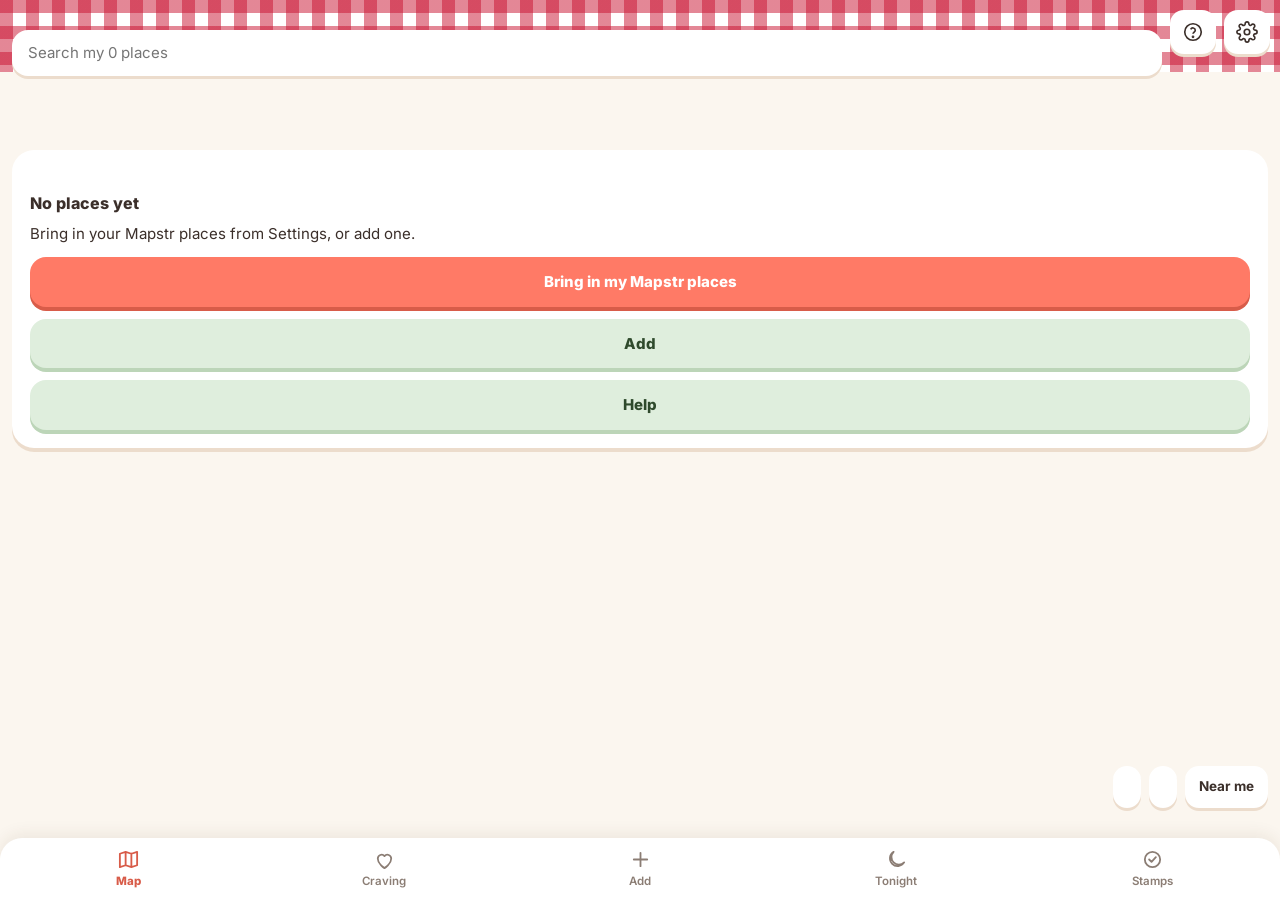
<file: index.html>
<!doctype html>
<html lang="fr">
<head>
  <meta charset="utf-8" />
  <meta http-equiv="Content-Security-Policy" content="default-src 'self'; script-src 'self'; style-src 'self' 'unsafe-inline'; img-src 'self' data: blob: https://images.mapstr.com https://tiles.openfreemap.org https://lanappe.goatcounter.com; connect-src 'self' https://tiles.openfreemap.org https://photon.komoot.io https://overpass-api.de https://overpass.private.coffee; worker-src 'self' blob:; font-src 'self'; object-src 'none'; base-uri 'none'; form-action 'none'" />
  <meta name="viewport" content="width=device-width, initial-scale=1, viewport-fit=cover" />
  <meta name="theme-color" content="#ffffff" />
  <meta name="referrer" content="no-referrer" />
  <title>La Nappe</title>
  <link rel="manifest" href="./manifest.webmanifest" />
  <link rel="icon" href="./favicon-32.png" sizes="32x32" />
  <link rel="icon" href="./icon-192.png" sizes="192x192" />
  <link rel="apple-touch-icon" href="./apple-touch-icon.png" />
  <script type="module" crossorigin src="./assets/index-Cp6rRgQj.js"></script>
  <link rel="stylesheet" crossorigin href="./assets/index-CUvo3rWX.css">
</head>
<body>
  <header id="tete"></header>
  <main id="contenu"></main>
  <nav id="onglets"></nav>
</body>
</html>
</file>
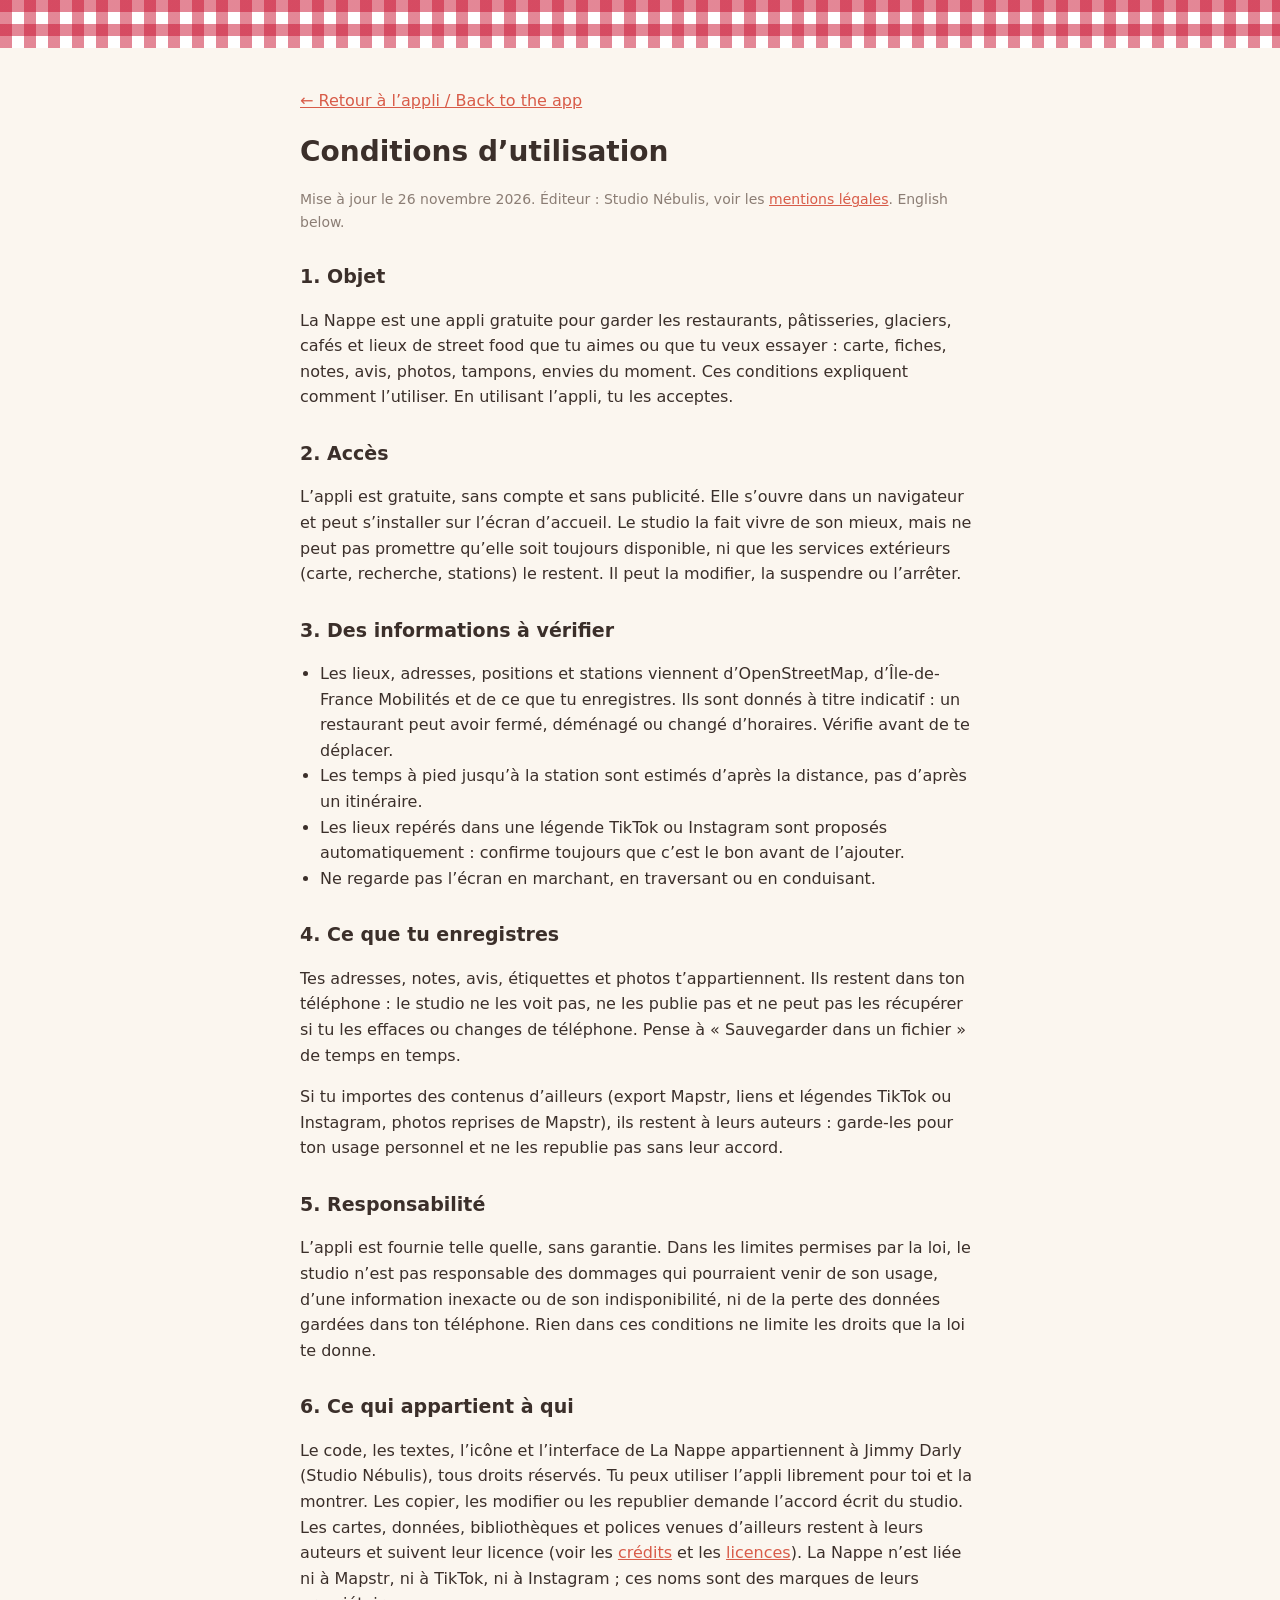
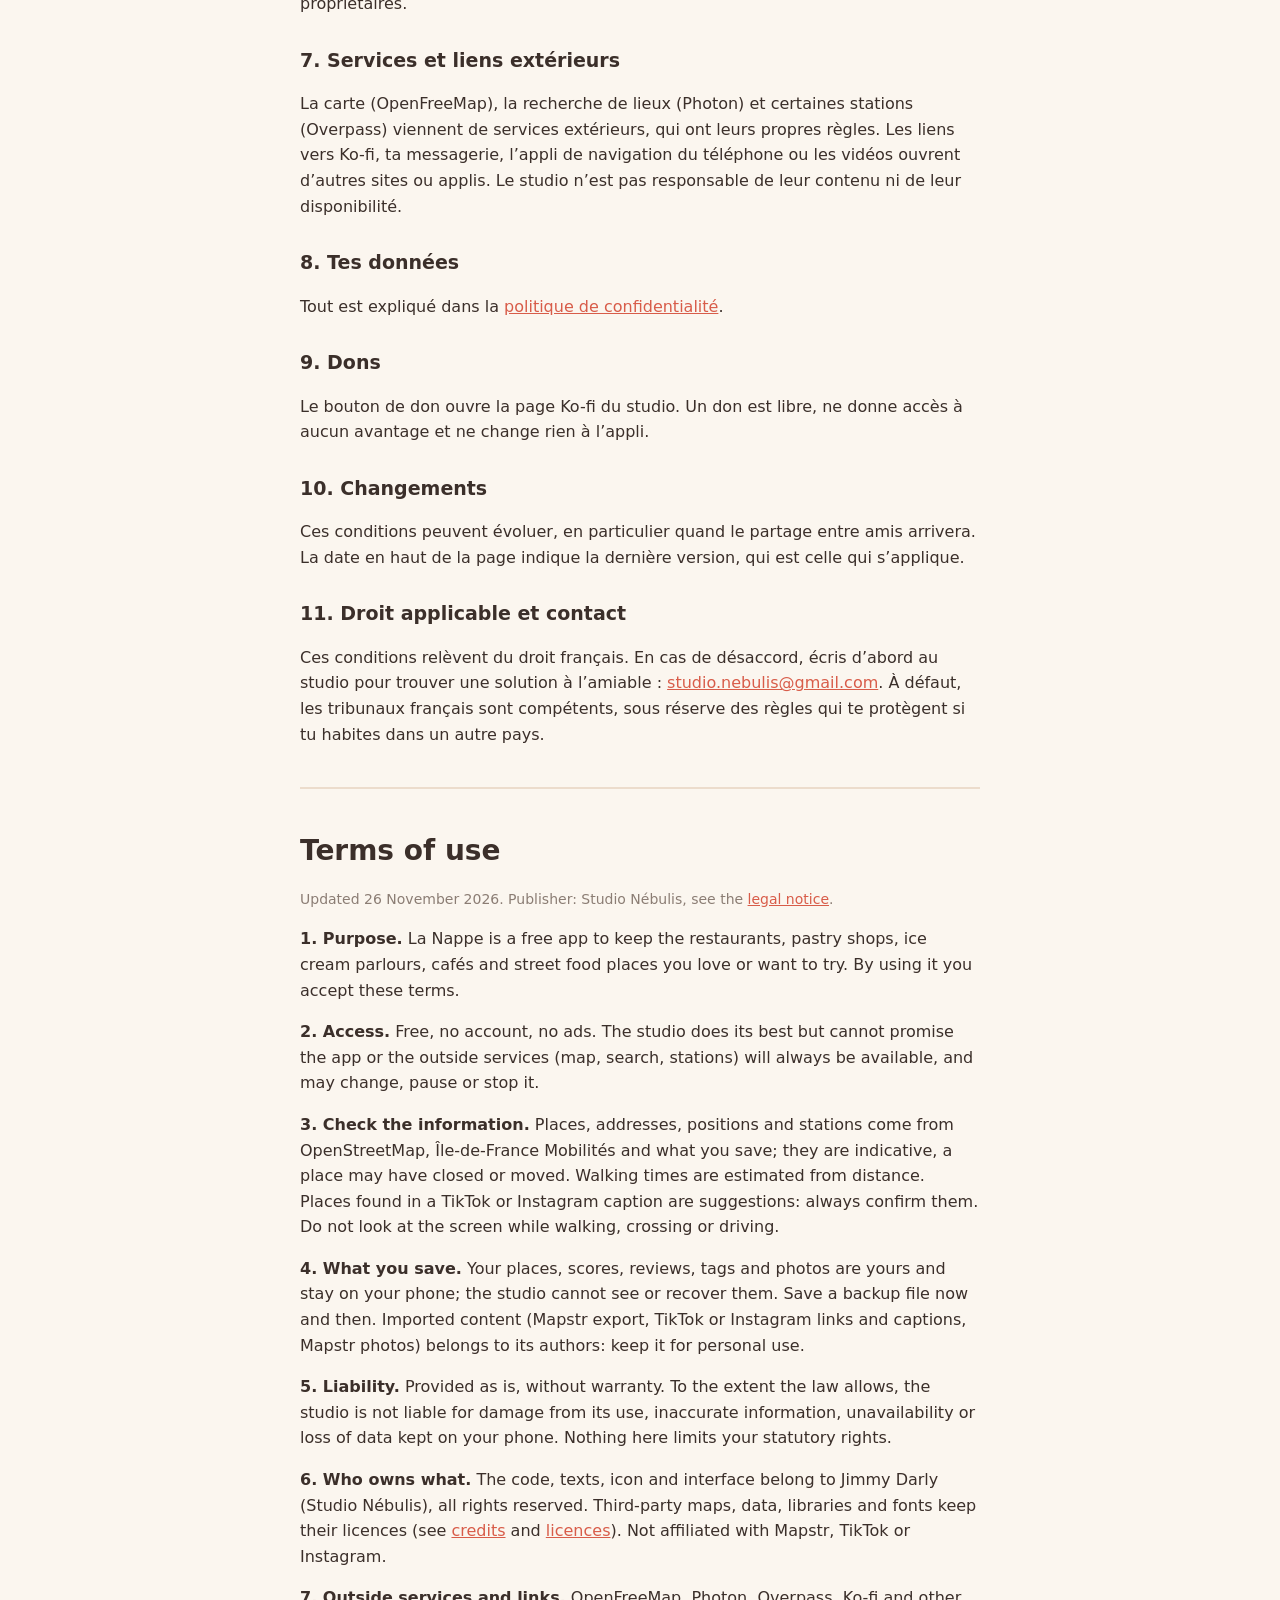
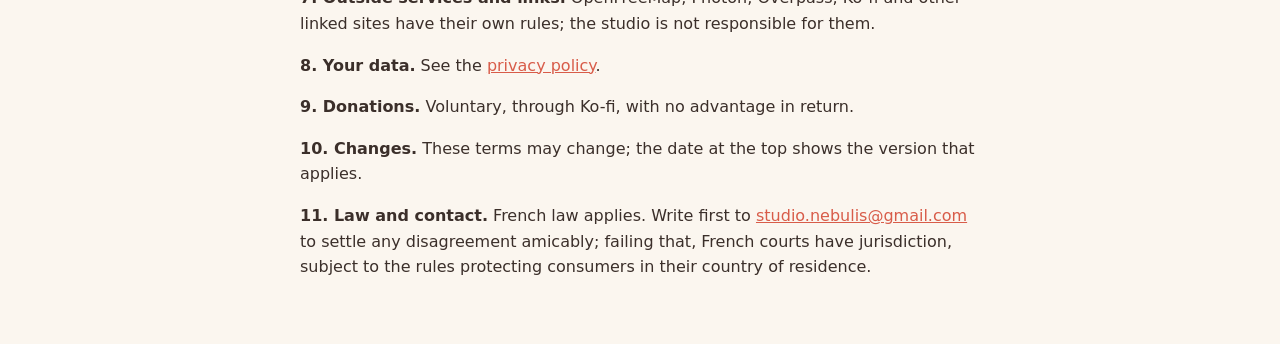
<file: conditions.html>
<!doctype html>
<html lang="fr">
<head>
  <meta charset="utf-8" />
  <meta name="viewport" content="width=device-width, initial-scale=1" />
  <meta http-equiv="Content-Security-Policy" content="default-src 'none'; style-src 'unsafe-inline'; img-src 'self'; base-uri 'none'; form-action 'none'" />
  <title>La Nappe · Conditions d’utilisation</title>
  <link rel="icon" href="./favicon-32.png" type="image/png" />
  <style>
    :root { color-scheme: light; --bg: #fbf6ef; --fg: #3b2f2a; --muted: #8b7d74; --a: #d85c49; --line: #ecdccc; }
    body { margin: 0; background: var(--bg); color: var(--fg); font: 16px/1.6 system-ui, -apple-system, 'Segoe UI', sans-serif; }
    .nappe { height: 48px; background-color: #fff; background-image: linear-gradient(90deg, #c8102e80 50%, transparent 50%), linear-gradient(#c8102e80 50%, transparent 50%); background-size: 24px 24px; }
    main { max-width: 680px; margin: 0 auto; padding: 24px 16px 48px; overflow-wrap: anywhere; }
    h1 { font-weight: 800; font-size: 28px; margin: 0 0 4px; }
    h2 { font-weight: 800; font-size: 19px; margin: 28px 0 8px; }
    ul { padding-left: 20px; }
    a { color: var(--a); }
    .muted { color: var(--muted); font-size: 14px; }
    hr { border: 0; border-top: 2px solid var(--line); margin: 40px 0; }
  </style>
</head>
<body>
<div class="nappe"></div>
<main>
  <p><a href="./#/reglages">← Retour à l’appli / Back to the app</a></p>
  <h1>Conditions d’utilisation</h1>
  <p class="muted">Mise à jour le 26 novembre 2026. Éditeur : Studio Nébulis, voir les <a href="./mentions.html">mentions légales</a>. English below.</p>

  <h2>1. Objet</h2>
  <p>La Nappe est une appli gratuite pour garder les restaurants, pâtisseries, glaciers, cafés et lieux de street food que tu aimes ou que tu veux essayer : carte, fiches, notes, avis, photos, tampons, envies du moment. Ces conditions expliquent comment l’utiliser. En utilisant l’appli, tu les acceptes.</p>

  <h2>2. Accès</h2>
  <p>L’appli est gratuite, sans compte et sans publicité. Elle s’ouvre dans un navigateur et peut s’installer sur l’écran d’accueil. Le studio la fait vivre de son mieux, mais ne peut pas promettre qu’elle soit toujours disponible, ni que les services extérieurs (carte, recherche, stations) le restent. Il peut la modifier, la suspendre ou l’arrêter.</p>

  <h2>3. Des informations à vérifier</h2>
  <ul>
    <li>Les lieux, adresses, positions et stations viennent d’OpenStreetMap, d’Île-de-France Mobilités et de ce que tu enregistres. Ils sont donnés à titre indicatif : un restaurant peut avoir fermé, déménagé ou changé d’horaires. Vérifie avant de te déplacer.</li>
    <li>Les temps à pied jusqu’à la station sont estimés d’après la distance, pas d’après un itinéraire.</li>
    <li>Les lieux repérés dans une légende TikTok ou Instagram sont proposés automatiquement : confirme toujours que c’est le bon avant de l’ajouter.</li>
    <li>Ne regarde pas l’écran en marchant, en traversant ou en conduisant.</li>
  </ul>

  <h2>4. Ce que tu enregistres</h2>
  <p>Tes adresses, notes, avis, étiquettes et photos t’appartiennent. Ils restent dans ton téléphone : le studio ne les voit pas, ne les publie pas et ne peut pas les récupérer si tu les effaces ou changes de téléphone. Pense à « Sauvegarder dans un fichier » de temps en temps.</p>
  <p>Si tu importes des contenus d’ailleurs (export Mapstr, liens et légendes TikTok ou Instagram, photos reprises de Mapstr), ils restent à leurs auteurs : garde-les pour ton usage personnel et ne les republie pas sans leur accord.</p>

  <h2>5. Responsabilité</h2>
  <p>L’appli est fournie telle quelle, sans garantie. Dans les limites permises par la loi, le studio n’est pas responsable des dommages qui pourraient venir de son usage, d’une information inexacte ou de son indisponibilité, ni de la perte des données gardées dans ton téléphone. Rien dans ces conditions ne limite les droits que la loi te donne.</p>

  <h2>6. Ce qui appartient à qui</h2>
  <p>Le code, les textes, l’icône et l’interface de La Nappe appartiennent à Jimmy Darly (Studio Nébulis), tous droits réservés. Tu peux utiliser l’appli librement pour toi et la montrer. Les copier, les modifier ou les republier demande l’accord écrit du studio. Les cartes, données, bibliothèques et polices venues d’ailleurs restent à leurs auteurs et suivent leur licence (voir les <a href="./credits.html">crédits</a> et les <a href="./licences.html">licences</a>). La Nappe n’est liée ni à Mapstr, ni à TikTok, ni à Instagram ; ces noms sont des marques de leurs propriétaires.</p>

  <h2>7. Services et liens extérieurs</h2>
  <p>La carte (OpenFreeMap), la recherche de lieux (Photon) et certaines stations (Overpass) viennent de services extérieurs, qui ont leurs propres règles. Les liens vers Ko-fi, ta messagerie, l’appli de navigation du téléphone ou les vidéos ouvrent d’autres sites ou applis. Le studio n’est pas responsable de leur contenu ni de leur disponibilité.</p>

  <h2>8. Tes données</h2>
  <p>Tout est expliqué dans la <a href="./confidentialite.html">politique de confidentialité</a>.</p>

  <h2>9. Dons</h2>
  <p>Le bouton de don ouvre la page Ko-fi du studio. Un don est libre, ne donne accès à aucun avantage et ne change rien à l’appli.</p>

  <h2>10. Changements</h2>
  <p>Ces conditions peuvent évoluer, en particulier quand le partage entre amis arrivera. La date en haut de la page indique la dernière version, qui est celle qui s’applique.</p>

  <h2>11. Droit applicable et contact</h2>
  <p>Ces conditions relèvent du droit français. En cas de désaccord, écris d’abord au studio pour trouver une solution à l’amiable : <a href="mailto:studio.nebulis@gmail.com">studio.nebulis@gmail.com</a>. À défaut, les tribunaux français sont compétents, sous réserve des règles qui te protègent si tu habites dans un autre pays.</p>

  <hr />
  <h1>Terms of use</h1>
  <p class="muted">Updated 26 November 2026. Publisher: Studio Nébulis, see the <a href="./mentions.html">legal notice</a>.</p>
  <p><strong>1. Purpose.</strong> La Nappe is a free app to keep the restaurants, pastry shops, ice cream parlours, cafés and street food places you love or want to try. By using it you accept these terms.</p>
  <p><strong>2. Access.</strong> Free, no account, no ads. The studio does its best but cannot promise the app or the outside services (map, search, stations) will always be available, and may change, pause or stop it.</p>
  <p><strong>3. Check the information.</strong> Places, addresses, positions and stations come from OpenStreetMap, Île-de-France Mobilités and what you save; they are indicative, a place may have closed or moved. Walking times are estimated from distance. Places found in a TikTok or Instagram caption are suggestions: always confirm them. Do not look at the screen while walking, crossing or driving.</p>
  <p><strong>4. What you save.</strong> Your places, scores, reviews, tags and photos are yours and stay on your phone; the studio cannot see or recover them. Save a backup file now and then. Imported content (Mapstr export, TikTok or Instagram links and captions, Mapstr photos) belongs to its authors: keep it for personal use.</p>
  <p><strong>5. Liability.</strong> Provided as is, without warranty. To the extent the law allows, the studio is not liable for damage from its use, inaccurate information, unavailability or loss of data kept on your phone. Nothing here limits your statutory rights.</p>
  <p><strong>6. Who owns what.</strong> The code, texts, icon and interface belong to Jimmy Darly (Studio Nébulis), all rights reserved. Third-party maps, data, libraries and fonts keep their licences (see <a href="./credits.html">credits</a> and <a href="./licences.html">licences</a>). Not affiliated with Mapstr, TikTok or Instagram.</p>
  <p><strong>7. Outside services and links.</strong> OpenFreeMap, Photon, Overpass, Ko-fi and other linked sites have their own rules; the studio is not responsible for them.</p>
  <p><strong>8. Your data.</strong> See the <a href="./confidentialite.html">privacy policy</a>.</p>
  <p><strong>9. Donations.</strong> Voluntary, through Ko-fi, with no advantage in return.</p>
  <p><strong>10. Changes.</strong> These terms may change; the date at the top shows the version that applies.</p>
  <p><strong>11. Law and contact.</strong> French law applies. Write first to <a href="mailto:studio.nebulis@gmail.com">studio.nebulis@gmail.com</a> to settle any disagreement amicably; failing that, French courts have jurisdiction, subject to the rules protecting consumers in their country of residence.</p>
</main>
</body>
</html>
</file>
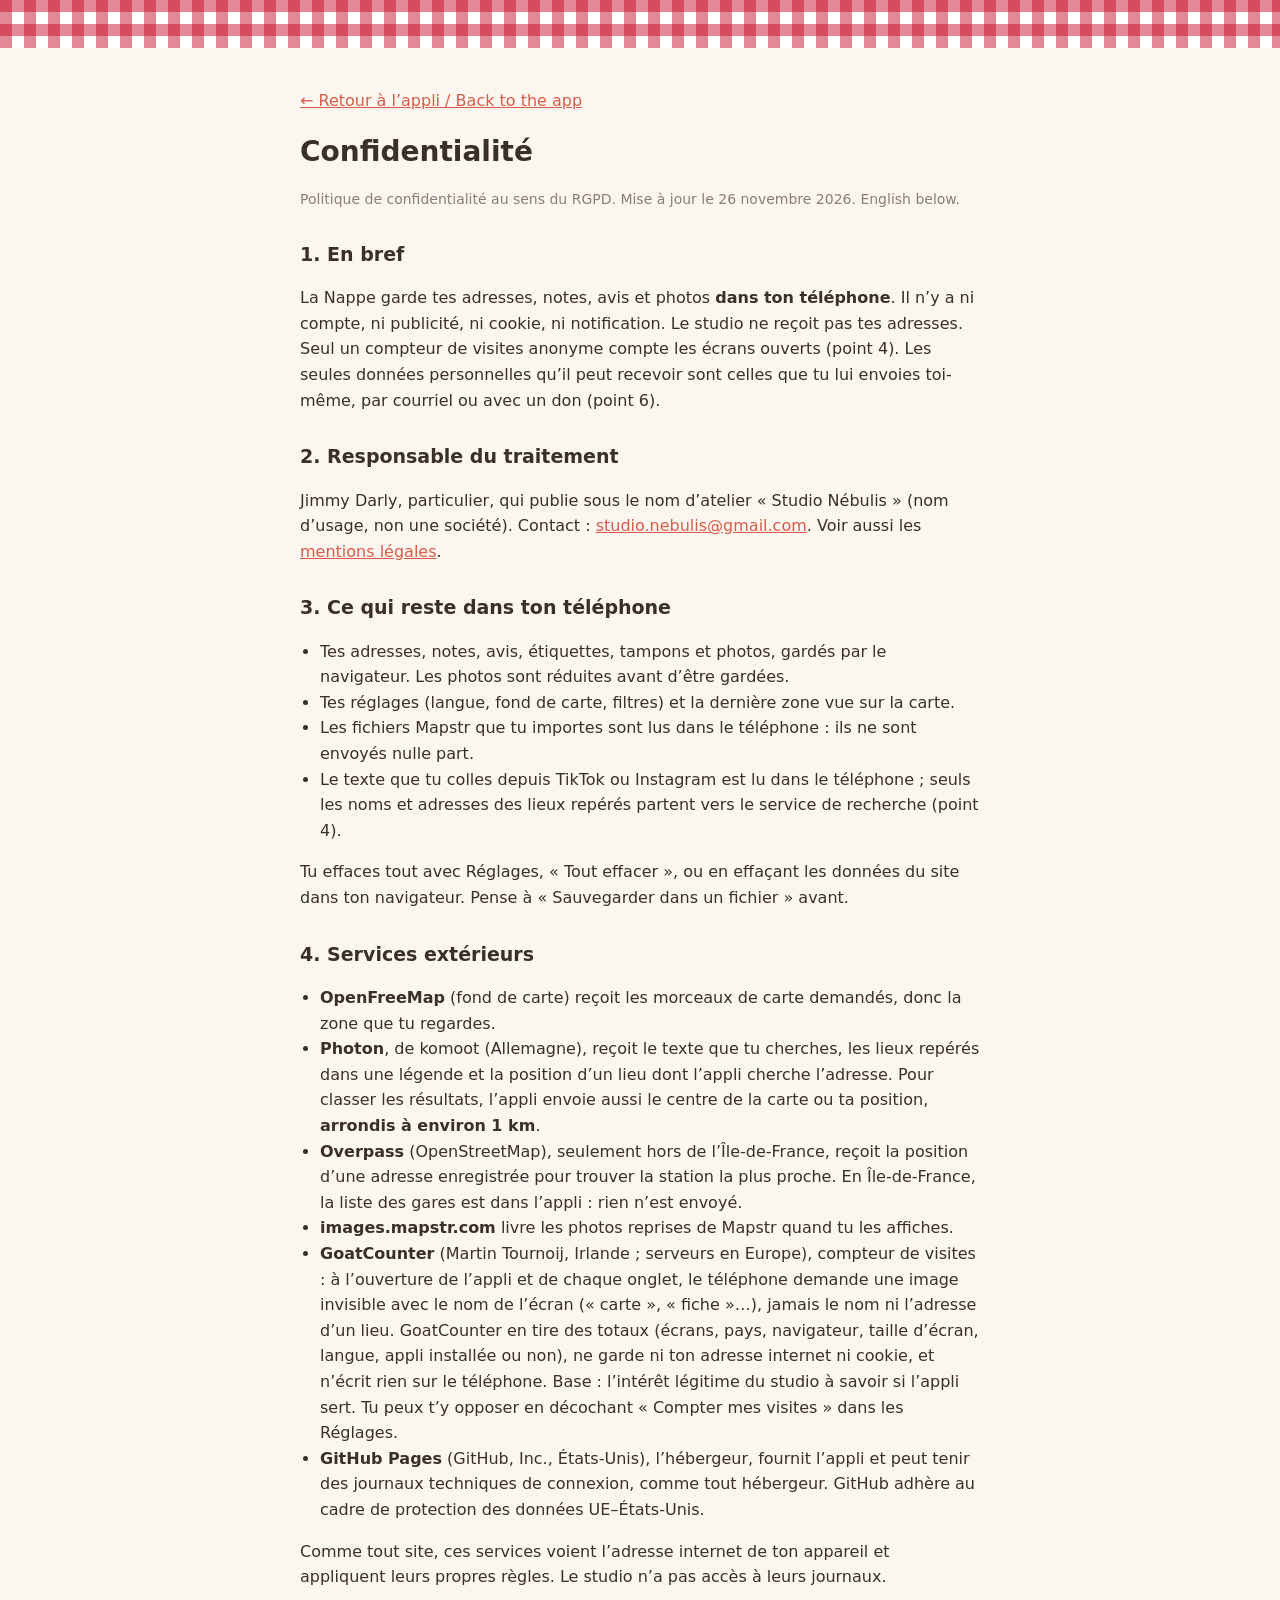
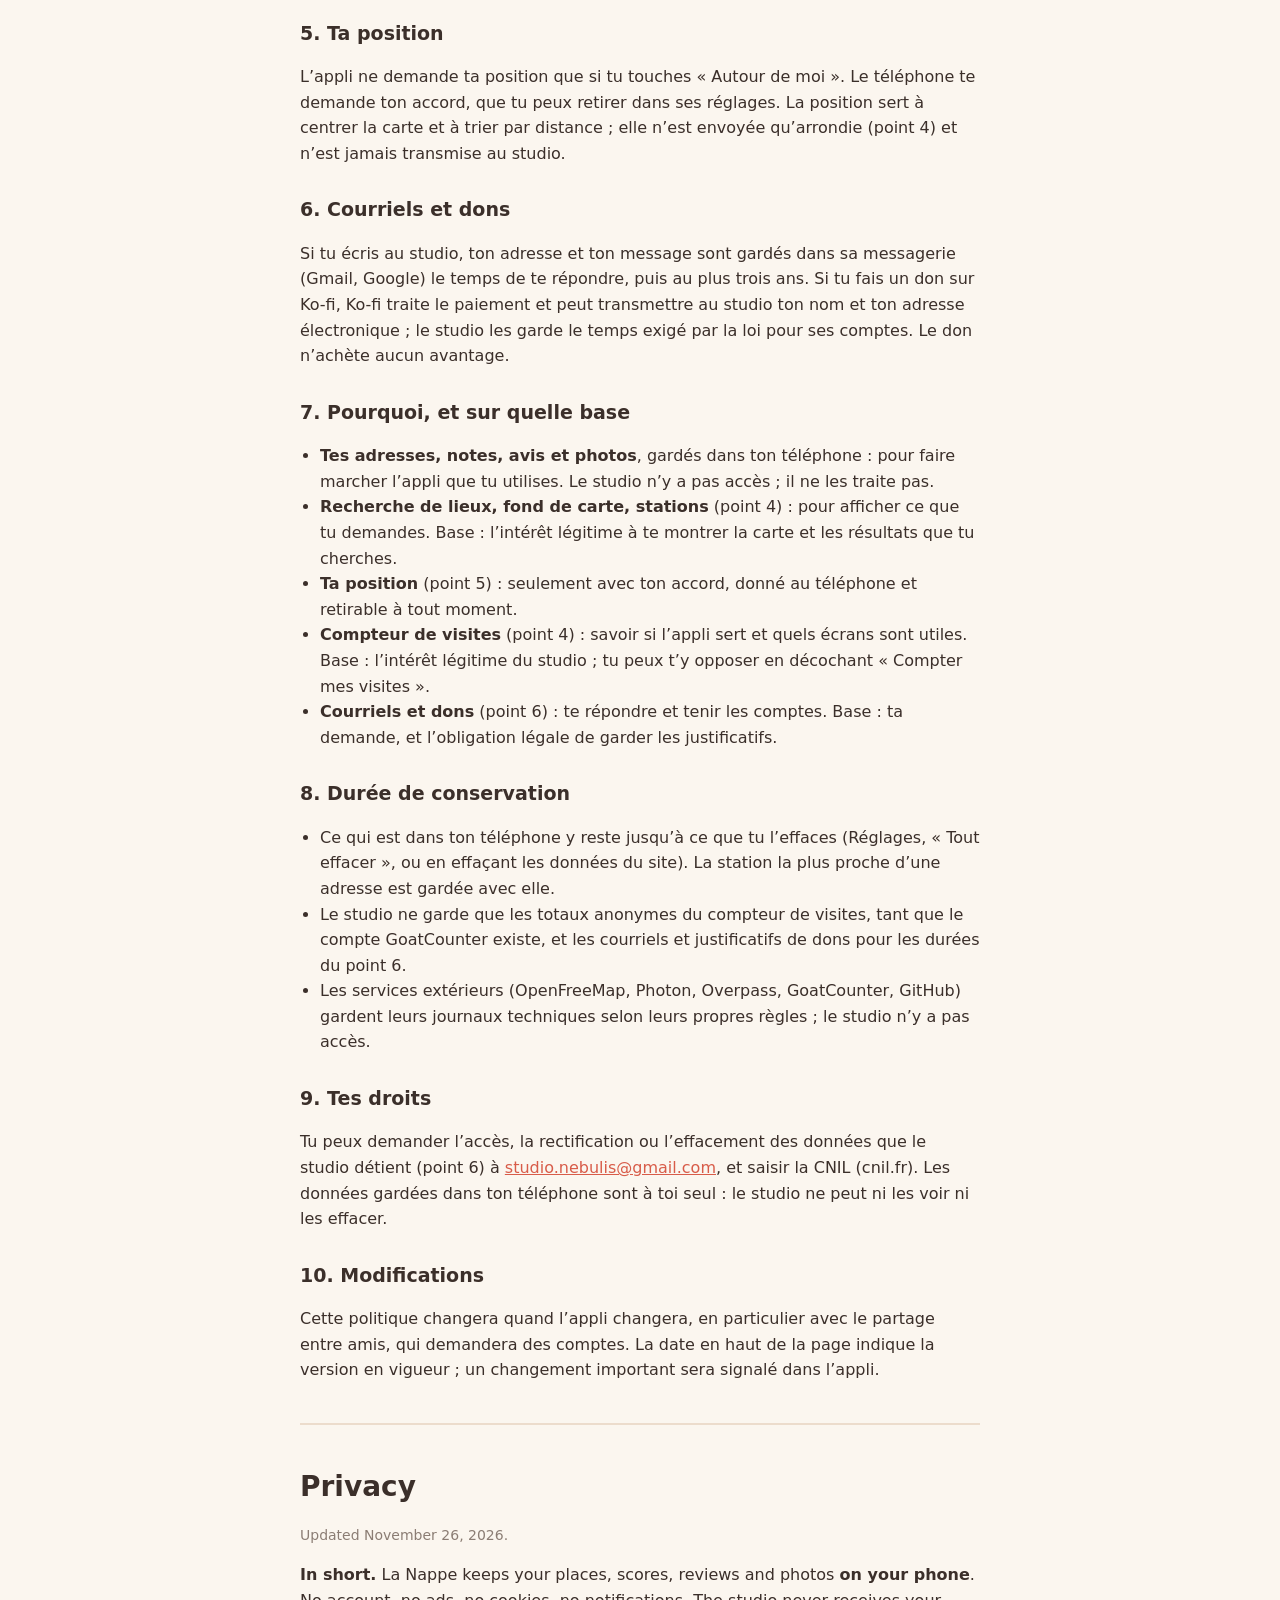
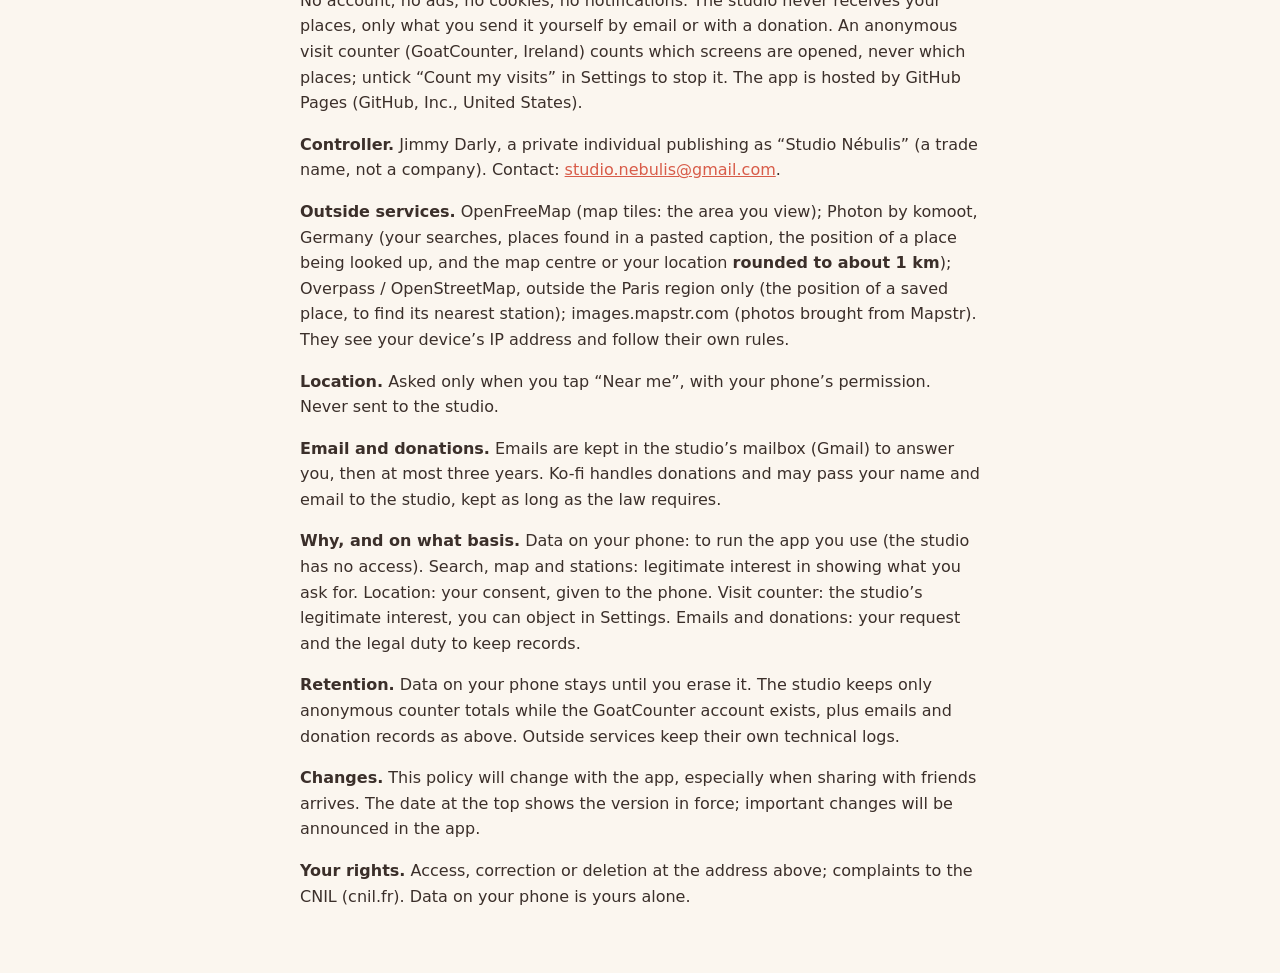
<file: confidentialite.html>
<!doctype html>
<html lang="fr">
<head>
  <meta charset="utf-8" />
  <meta name="viewport" content="width=device-width, initial-scale=1" />
  <meta http-equiv="Content-Security-Policy" content="default-src 'none'; style-src 'unsafe-inline'; img-src 'self'; base-uri 'none'; form-action 'none'" />
  <title>La Nappe · Confidentialité</title>
  <link rel="icon" href="./favicon-32.png" type="image/png" />
  <style>
    :root { color-scheme: light; --bg: #fbf6ef; --fg: #3b2f2a; --muted: #8b7d74; --a: #d85c49; --line: #ecdccc; }
    body { margin: 0; background: var(--bg); color: var(--fg); font: 16px/1.6 system-ui, -apple-system, 'Segoe UI', sans-serif; }
    .nappe { height: 48px; background-color: #fff; background-image: linear-gradient(90deg, #c8102e80 50%, transparent 50%), linear-gradient(#c8102e80 50%, transparent 50%); background-size: 24px 24px; }
    main { max-width: 680px; margin: 0 auto; padding: 24px 16px 48px; overflow-wrap: anywhere; }
    h1 { font-weight: 800; font-size: 28px; margin: 0 0 4px; }
    h2 { font-weight: 800; font-size: 19px; margin: 28px 0 8px; }
    ul { padding-left: 20px; }
    a { color: var(--a); }
    .muted { color: var(--muted); font-size: 14px; }
    hr { border: 0; border-top: 2px solid var(--line); margin: 40px 0; }
  </style>
</head>
<body>
<div class="nappe"></div>
<main>
  <p><a href="./#/reglages">← Retour à l’appli / Back to the app</a></p>
  <h1>Confidentialité</h1>
  <p class="muted">Politique de confidentialité au sens du RGPD. Mise à jour le 26 novembre 2026. English below.</p>

  <h2>1. En bref</h2>
  <p>La Nappe garde tes adresses, notes, avis et photos <strong>dans ton téléphone</strong>. Il n’y a ni compte, ni publicité, ni cookie, ni notification. Le studio ne reçoit pas tes adresses. Seul un compteur de visites anonyme compte les écrans ouverts (point 4). Les seules données personnelles qu’il peut recevoir sont celles que tu lui envoies toi-même, par courriel ou avec un don (point 6).</p>

  <h2>2. Responsable du traitement</h2>
  <p>Jimmy Darly, particulier, qui publie sous le nom d’atelier « Studio Nébulis » (nom d’usage, non une société). Contact : <a href="mailto:studio.nebulis@gmail.com">studio.nebulis@gmail.com</a>. Voir aussi les <a href="./mentions.html">mentions légales</a>.</p>

  <h2>3. Ce qui reste dans ton téléphone</h2>
  <ul>
    <li>Tes adresses, notes, avis, étiquettes, tampons et photos, gardés par le navigateur. Les photos sont réduites avant d’être gardées.</li>
    <li>Tes réglages (langue, fond de carte, filtres) et la dernière zone vue sur la carte.</li>
    <li>Les fichiers Mapstr que tu importes sont lus dans le téléphone : ils ne sont envoyés nulle part.</li>
    <li>Le texte que tu colles depuis TikTok ou Instagram est lu dans le téléphone ; seuls les noms et adresses des lieux repérés partent vers le service de recherche (point 4).</li>
  </ul>
  <p>Tu effaces tout avec Réglages, « Tout effacer », ou en effaçant les données du site dans ton navigateur. Pense à « Sauvegarder dans un fichier » avant.</p>

  <h2>4. Services extérieurs</h2>
  <ul>
    <li><strong>OpenFreeMap</strong> (fond de carte) reçoit les morceaux de carte demandés, donc la zone que tu regardes.</li>
    <li><strong>Photon</strong>, de komoot (Allemagne), reçoit le texte que tu cherches, les lieux repérés dans une légende et la position d’un lieu dont l’appli cherche l’adresse. Pour classer les résultats, l’appli envoie aussi le centre de la carte ou ta position, <strong>arrondis à environ 1 km</strong>.</li>
    <li><strong>Overpass</strong> (OpenStreetMap), seulement hors de l’Île-de-France, reçoit la position d’une adresse enregistrée pour trouver la station la plus proche. En Île-de-France, la liste des gares est dans l’appli : rien n’est envoyé.</li>
    <li><strong>images.mapstr.com</strong> livre les photos reprises de Mapstr quand tu les affiches.</li>
    <li><strong>GoatCounter</strong> (Martin Tournoij, Irlande ; serveurs en Europe), compteur de visites : à l’ouverture de l’appli et de chaque onglet, le téléphone demande une image invisible avec le nom de l’écran (« carte », « fiche »…), jamais le nom ni l’adresse d’un lieu. GoatCounter en tire des totaux (écrans, pays, navigateur, taille d’écran, langue, appli installée ou non), ne garde ni ton adresse internet ni cookie, et n’écrit rien sur le téléphone. Base : l’intérêt légitime du studio à savoir si l’appli sert. Tu peux t’y opposer en décochant « Compter mes visites » dans les Réglages.</li>
    <li><strong>GitHub Pages</strong> (GitHub, Inc., États-Unis), l’hébergeur, fournit l’appli et peut tenir des journaux techniques de connexion, comme tout hébergeur. GitHub adhère au cadre de protection des données UE–États-Unis.</li>
  </ul>
  <p>Comme tout site, ces services voient l’adresse internet de ton appareil et appliquent leurs propres règles. Le studio n’a pas accès à leurs journaux.</p>

  <h2>5. Ta position</h2>
  <p>L’appli ne demande ta position que si tu touches « Autour de moi ». Le téléphone te demande ton accord, que tu peux retirer dans ses réglages. La position sert à centrer la carte et à trier par distance ; elle n’est envoyée qu’arrondie (point 4) et n’est jamais transmise au studio.</p>

  <h2>6. Courriels et dons</h2>
  <p>Si tu écris au studio, ton adresse et ton message sont gardés dans sa messagerie (Gmail, Google) le temps de te répondre, puis au plus trois ans. Si tu fais un don sur Ko-fi, Ko-fi traite le paiement et peut transmettre au studio ton nom et ton adresse électronique ; le studio les garde le temps exigé par la loi pour ses comptes. Le don n’achète aucun avantage.</p>

  <h2>7. Pourquoi, et sur quelle base</h2>
  <ul>
    <li><strong>Tes adresses, notes, avis et photos</strong>, gardés dans ton téléphone : pour faire marcher l’appli que tu utilises. Le studio n’y a pas accès ; il ne les traite pas.</li>
    <li><strong>Recherche de lieux, fond de carte, stations</strong> (point 4) : pour afficher ce que tu demandes. Base : l’intérêt légitime à te montrer la carte et les résultats que tu cherches.</li>
    <li><strong>Ta position</strong> (point 5) : seulement avec ton accord, donné au téléphone et retirable à tout moment.</li>
    <li><strong>Compteur de visites</strong> (point 4) : savoir si l’appli sert et quels écrans sont utiles. Base : l’intérêt légitime du studio ; tu peux t’y opposer en décochant « Compter mes visites ».</li>
    <li><strong>Courriels et dons</strong> (point 6) : te répondre et tenir les comptes. Base : ta demande, et l’obligation légale de garder les justificatifs.</li>
  </ul>

  <h2>8. Durée de conservation</h2>
  <ul>
    <li>Ce qui est dans ton téléphone y reste jusqu’à ce que tu l’effaces (Réglages, « Tout effacer », ou en effaçant les données du site). La station la plus proche d’une adresse est gardée avec elle.</li>
    <li>Le studio ne garde que les totaux anonymes du compteur de visites, tant que le compte GoatCounter existe, et les courriels et justificatifs de dons pour les durées du point 6.</li>
    <li>Les services extérieurs (OpenFreeMap, Photon, Overpass, GoatCounter, GitHub) gardent leurs journaux techniques selon leurs propres règles ; le studio n’y a pas accès.</li>
  </ul>

  <h2>9. Tes droits</h2>
  <p>Tu peux demander l’accès, la rectification ou l’effacement des données que le studio détient (point 6) à <a href="mailto:studio.nebulis@gmail.com">studio.nebulis@gmail.com</a>, et saisir la CNIL (cnil.fr). Les données gardées dans ton téléphone sont à toi seul : le studio ne peut ni les voir ni les effacer.</p>

  <h2>10. Modifications</h2>
  <p>Cette politique changera quand l’appli changera, en particulier avec le partage entre amis, qui demandera des comptes. La date en haut de la page indique la version en vigueur ; un changement important sera signalé dans l’appli.</p>

  <hr />
  <h1>Privacy</h1>
  <p class="muted">Updated November 26, 2026.</p>
  <p><strong>In short.</strong> La Nappe keeps your places, scores, reviews and photos <strong>on your phone</strong>. No account, no ads, no cookies, no notifications. The studio never receives your places, only what you send it yourself by email or with a donation. An anonymous visit counter (GoatCounter, Ireland) counts which screens are opened, never which places; untick “Count my visits” in Settings to stop it. The app is hosted by GitHub Pages (GitHub, Inc., United States).</p>
  <p><strong>Controller.</strong> Jimmy Darly, a private individual publishing as “Studio Nébulis” (a trade name, not a company). Contact: <a href="mailto:studio.nebulis@gmail.com">studio.nebulis@gmail.com</a>.</p>
  <p><strong>Outside services.</strong> OpenFreeMap (map tiles: the area you view); Photon by komoot, Germany (your searches, places found in a pasted caption, the position of a place being looked up, and the map centre or your location <strong>rounded to about 1 km</strong>); Overpass / OpenStreetMap, outside the Paris region only (the position of a saved place, to find its nearest station); images.mapstr.com (photos brought from Mapstr). They see your device’s IP address and follow their own rules.</p>
  <p><strong>Location.</strong> Asked only when you tap “Near me”, with your phone’s permission. Never sent to the studio.</p>
  <p><strong>Email and donations.</strong> Emails are kept in the studio’s mailbox (Gmail) to answer you, then at most three years. Ko-fi handles donations and may pass your name and email to the studio, kept as long as the law requires.</p>
  <p><strong>Why, and on what basis.</strong> Data on your phone: to run the app you use (the studio has no access). Search, map and stations: legitimate interest in showing what you ask for. Location: your consent, given to the phone. Visit counter: the studio’s legitimate interest, you can object in Settings. Emails and donations: your request and the legal duty to keep records.</p>
  <p><strong>Retention.</strong> Data on your phone stays until you erase it. The studio keeps only anonymous counter totals while the GoatCounter account exists, plus emails and donation records as above. Outside services keep their own technical logs.</p>
  <p><strong>Changes.</strong> This policy will change with the app, especially when sharing with friends arrives. The date at the top shows the version in force; important changes will be announced in the app.</p>
  <p><strong>Your rights.</strong> Access, correction or deletion at the address above; complaints to the CNIL (cnil.fr). Data on your phone is yours alone.</p>
</main>
</body>
</html>
</file>
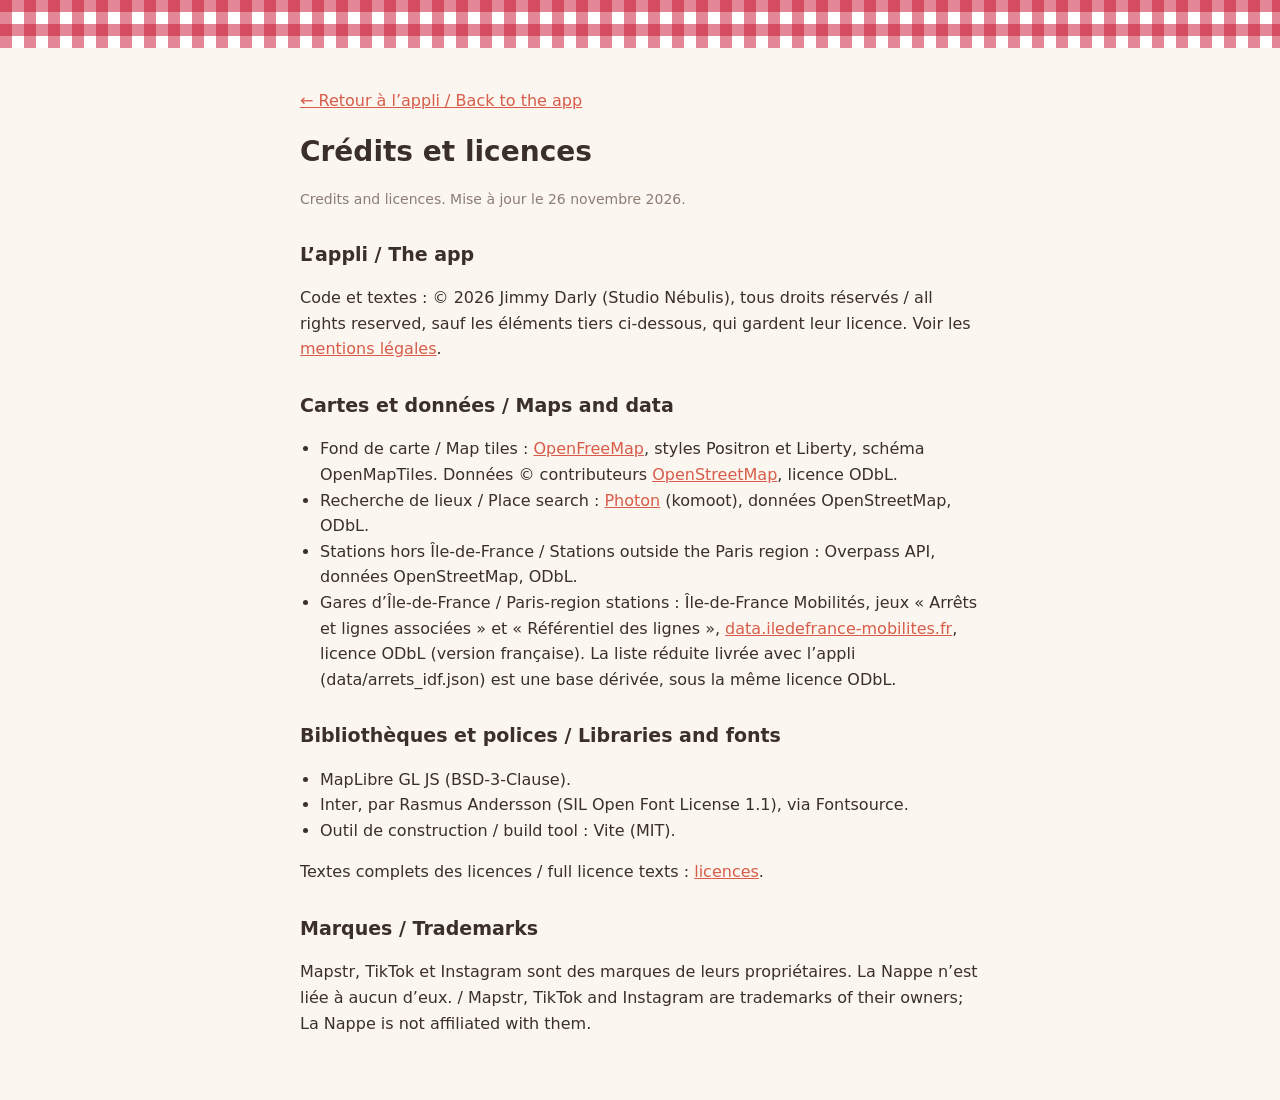
<file: credits.html>
<!doctype html>
<html lang="fr">
<head>
  <meta charset="utf-8" />
  <meta name="viewport" content="width=device-width, initial-scale=1" />
  <meta http-equiv="Content-Security-Policy" content="default-src 'none'; style-src 'unsafe-inline'; img-src 'self'; base-uri 'none'; form-action 'none'" />
  <title>La Nappe · Crédits</title>
  <link rel="icon" href="./favicon-32.png" type="image/png" />
  <style>
    :root { color-scheme: light; --bg: #fbf6ef; --fg: #3b2f2a; --muted: #8b7d74; --a: #d85c49; --line: #ecdccc; }
    body { margin: 0; background: var(--bg); color: var(--fg); font: 16px/1.6 system-ui, -apple-system, 'Segoe UI', sans-serif; }
    .nappe { height: 48px; background-color: #fff; background-image: linear-gradient(90deg, #c8102e80 50%, transparent 50%), linear-gradient(#c8102e80 50%, transparent 50%); background-size: 24px 24px; }
    main { max-width: 680px; margin: 0 auto; padding: 24px 16px 48px; overflow-wrap: anywhere; }
    h1 { font-weight: 800; font-size: 28px; margin: 0 0 4px; }
    h2 { font-weight: 800; font-size: 19px; margin: 28px 0 8px; }
    ul { padding-left: 20px; }
    a { color: var(--a); }
    .muted { color: var(--muted); font-size: 14px; }
  </style>
</head>
<body>
<div class="nappe"></div>
<main>
  <p><a href="./#/reglages">← Retour à l’appli / Back to the app</a></p>
  <h1>Crédits et licences</h1>
  <p class="muted">Credits and licences. Mise à jour le 26 novembre 2026.</p>

  <h2>L’appli / The app</h2>
  <p>Code et textes : © 2026 Jimmy Darly (Studio Nébulis), tous droits réservés / all rights reserved, sauf les éléments tiers ci-dessous, qui gardent leur licence. Voir les <a href="./mentions.html">mentions légales</a>.</p>

  <h2>Cartes et données / Maps and data</h2>
  <ul>
    <li>Fond de carte / Map tiles : <a href="https://openfreemap.org">OpenFreeMap</a>, styles Positron et Liberty, schéma OpenMapTiles. Données © contributeurs <a href="https://www.openstreetmap.org/copyright">OpenStreetMap</a>, licence ODbL.</li>
    <li>Recherche de lieux / Place search : <a href="https://photon.komoot.io">Photon</a> (komoot), données OpenStreetMap, ODbL.</li>
    <li>Stations hors Île-de-France / Stations outside the Paris region : Overpass API, données OpenStreetMap, ODbL.</li>
    <li>Gares d’Île-de-France / Paris-region stations : Île-de-France Mobilités, jeux « Arrêts et lignes associées » et « Référentiel des lignes », <a href="https://data.iledefrance-mobilites.fr">data.iledefrance-mobilites.fr</a>, licence ODbL (version française). La liste réduite livrée avec l’appli (data/arrets_idf.json) est une base dérivée, sous la même licence ODbL.</li>
  </ul>

  <h2>Bibliothèques et polices / Libraries and fonts</h2>
  <ul>
    <li>MapLibre GL JS (BSD-3-Clause).</li>
    <li>Inter, par Rasmus Andersson (SIL Open Font License 1.1), via Fontsource.</li>
    <li>Outil de construction / build tool : Vite (MIT).</li>
  </ul>
  <p>Textes complets des licences / full licence texts : <a href="./licences.html">licences</a>.</p>

  <h2>Marques / Trademarks</h2>
  <p>Mapstr, TikTok et Instagram sont des marques de leurs propriétaires. La Nappe n’est liée à aucun d’eux. / Mapstr, TikTok and Instagram are trademarks of their owners; La Nappe is not affiliated with them.</p>
</main>
</body>
</html>
</file>
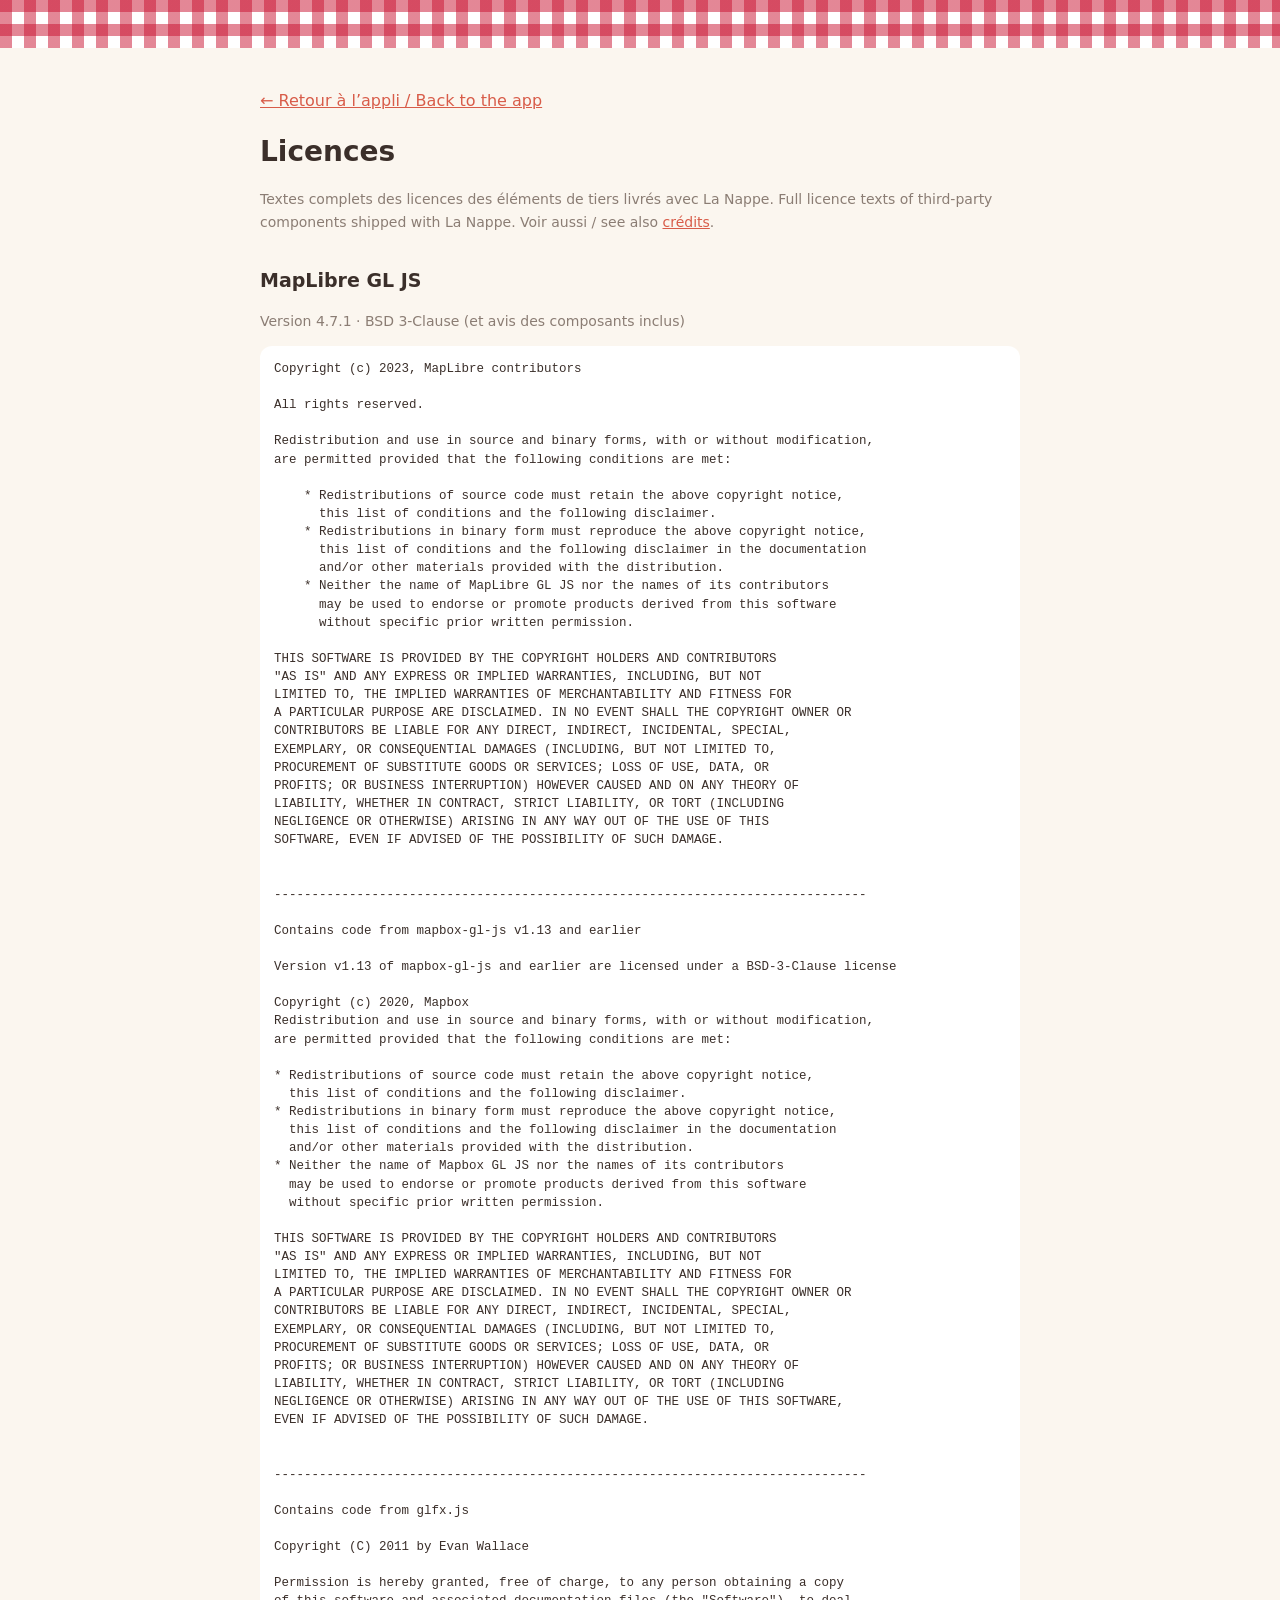
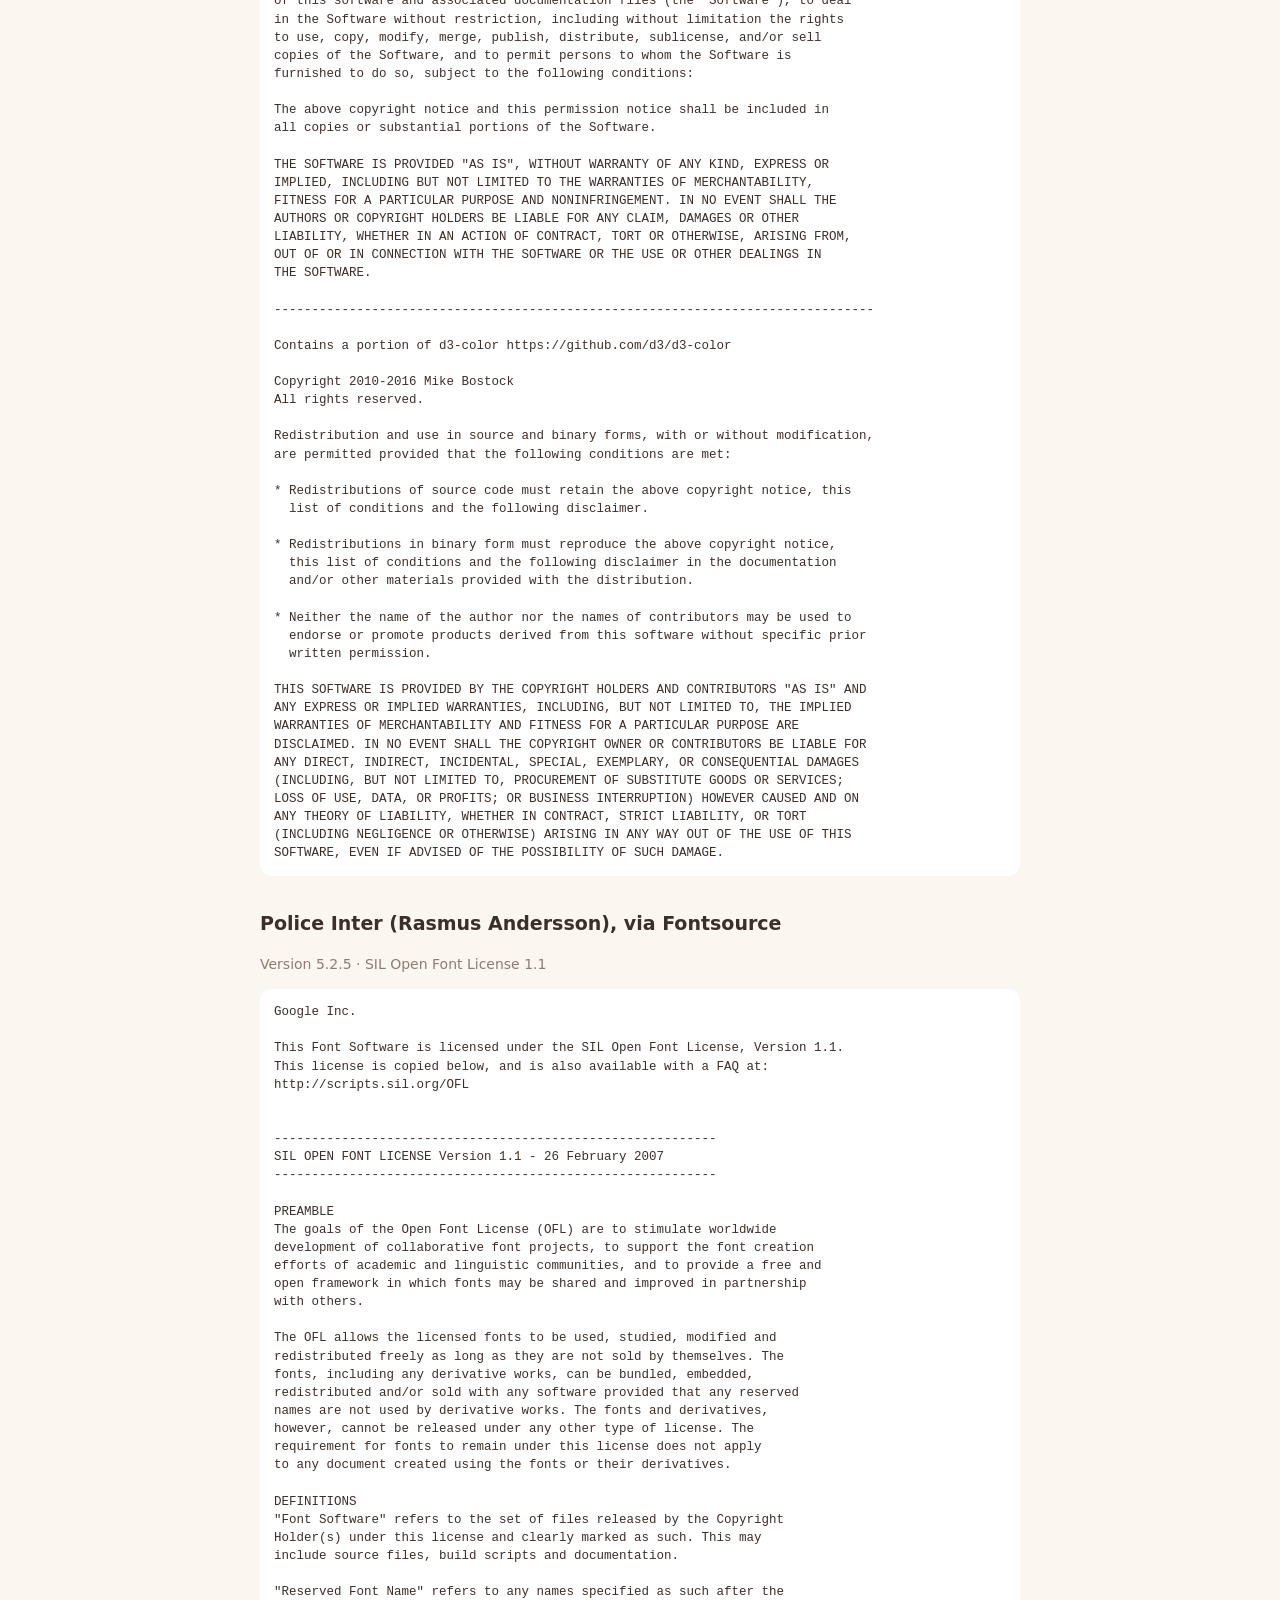
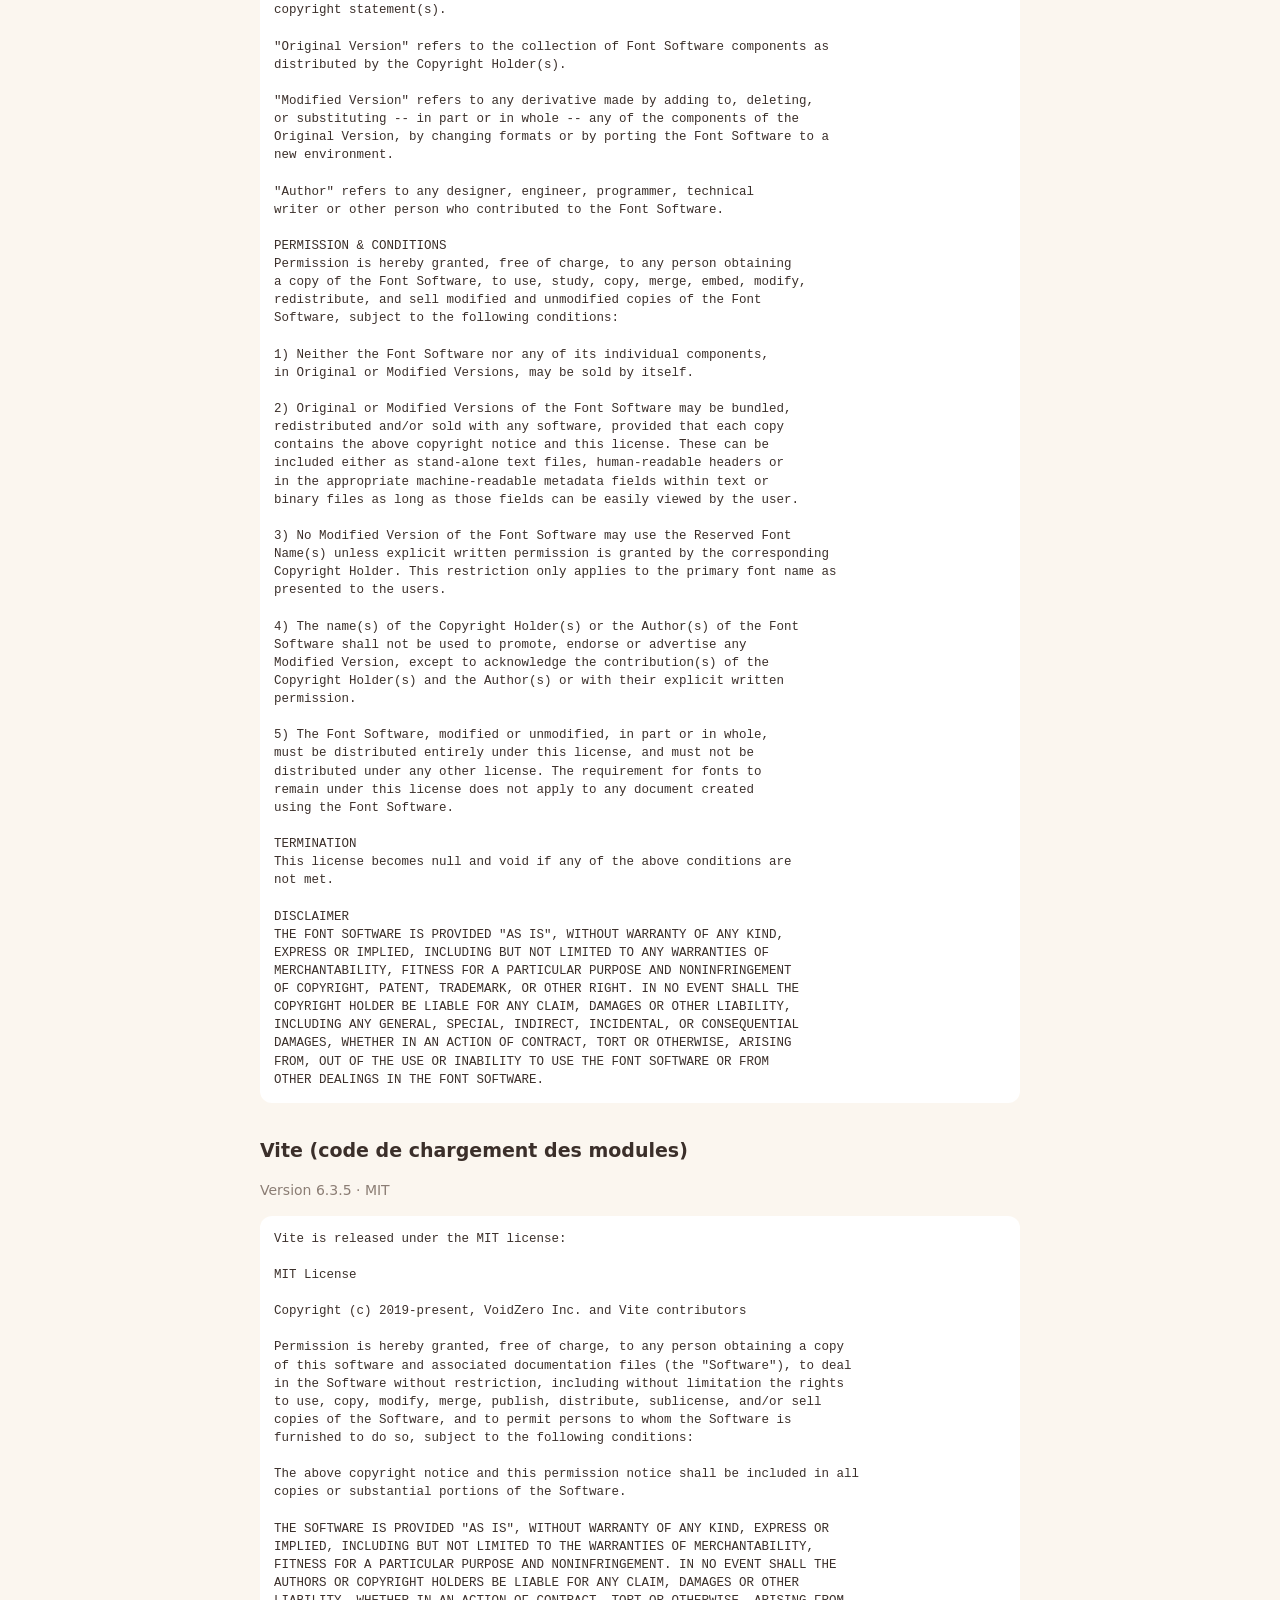
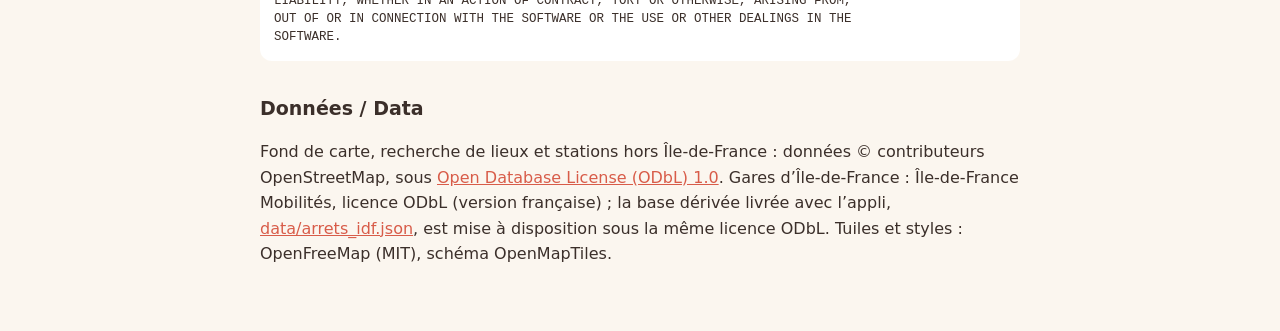
<file: licences.html>
<!doctype html>
<html lang="fr">
<head>
  <meta charset="utf-8" />
  <meta name="viewport" content="width=device-width, initial-scale=1" />
  <meta http-equiv="Content-Security-Policy" content="default-src 'none'; style-src 'unsafe-inline'; img-src 'self'; base-uri 'none'; form-action 'none'" />
  <title>La Nappe · Licences</title>
  <link rel="icon" href="./favicon-32.png" type="image/png" />
  <style>
    :root { color-scheme: light; --bg: #fbf6ef; --fg: #3b2f2a; --muted: #8b7d74; --a: #d85c49; --line: #ecdccc; }
    body { margin: 0; background: var(--bg); color: var(--fg); font: 16px/1.6 system-ui, -apple-system, 'Segoe UI', sans-serif; }
    .nappe { height: 48px; background-color: #fff; background-image: linear-gradient(90deg, #c8102e80 50%, transparent 50%), linear-gradient(#c8102e80 50%, transparent 50%); background-size: 24px 24px; }
    main { max-width: 760px; margin: 0 auto; padding: 24px 16px 48px; overflow-wrap: anywhere; }
    h1 { font-weight: 800; font-size: 28px; margin: 0 0 4px; }
    h2 { font-weight: 800; font-size: 19px; margin: 32px 0 4px; }
    a { color: var(--a); }
    .muted { color: var(--muted); font-size: 14px; }
    pre { white-space: pre-wrap; background: #fff; border-radius: 12px; padding: 14px; font-size: 12.5px; line-height: 1.45; }
  </style>
</head>
<body>
<div class="nappe"></div>
<main>
  <p><a href="./#/reglages">← Retour à l’appli / Back to the app</a></p>
  <h1>Licences</h1>
  <p class="muted">Textes complets des licences des éléments de tiers livrés avec La Nappe. Full licence texts of third-party components shipped with La Nappe. Voir aussi / see also <a href="./credits.html">crédits</a>.</p>
  <h2>MapLibre GL JS</h2>
  <p class="muted">Version 4.7.1 · BSD 3-Clause (et avis des composants inclus)</p>
  <pre>Copyright (c) 2023, MapLibre contributors

All rights reserved.

Redistribution and use in source and binary forms, with or without modification,
are permitted provided that the following conditions are met:

    * Redistributions of source code must retain the above copyright notice,
      this list of conditions and the following disclaimer.
    * Redistributions in binary form must reproduce the above copyright notice,
      this list of conditions and the following disclaimer in the documentation
      and/or other materials provided with the distribution.
    * Neither the name of MapLibre GL JS nor the names of its contributors
      may be used to endorse or promote products derived from this software
      without specific prior written permission.

THIS SOFTWARE IS PROVIDED BY THE COPYRIGHT HOLDERS AND CONTRIBUTORS
&quot;AS IS&quot; AND ANY EXPRESS OR IMPLIED WARRANTIES, INCLUDING, BUT NOT
LIMITED TO, THE IMPLIED WARRANTIES OF MERCHANTABILITY AND FITNESS FOR
A PARTICULAR PURPOSE ARE DISCLAIMED. IN NO EVENT SHALL THE COPYRIGHT OWNER OR
CONTRIBUTORS BE LIABLE FOR ANY DIRECT, INDIRECT, INCIDENTAL, SPECIAL,
EXEMPLARY, OR CONSEQUENTIAL DAMAGES (INCLUDING, BUT NOT LIMITED TO,
PROCUREMENT OF SUBSTITUTE GOODS OR SERVICES; LOSS OF USE, DATA, OR
PROFITS; OR BUSINESS INTERRUPTION) HOWEVER CAUSED AND ON ANY THEORY OF
LIABILITY, WHETHER IN CONTRACT, STRICT LIABILITY, OR TORT (INCLUDING
NEGLIGENCE OR OTHERWISE) ARISING IN ANY WAY OUT OF THE USE OF THIS
SOFTWARE, EVEN IF ADVISED OF THE POSSIBILITY OF SUCH DAMAGE.


-------------------------------------------------------------------------------

Contains code from mapbox-gl-js v1.13 and earlier

Version v1.13 of mapbox-gl-js and earlier are licensed under a BSD-3-Clause license

Copyright (c) 2020, Mapbox
Redistribution and use in source and binary forms, with or without modification,
are permitted provided that the following conditions are met:

* Redistributions of source code must retain the above copyright notice,
  this list of conditions and the following disclaimer.
* Redistributions in binary form must reproduce the above copyright notice,
  this list of conditions and the following disclaimer in the documentation
  and/or other materials provided with the distribution.
* Neither the name of Mapbox GL JS nor the names of its contributors
  may be used to endorse or promote products derived from this software
  without specific prior written permission.

THIS SOFTWARE IS PROVIDED BY THE COPYRIGHT HOLDERS AND CONTRIBUTORS
&quot;AS IS&quot; AND ANY EXPRESS OR IMPLIED WARRANTIES, INCLUDING, BUT NOT
LIMITED TO, THE IMPLIED WARRANTIES OF MERCHANTABILITY AND FITNESS FOR
A PARTICULAR PURPOSE ARE DISCLAIMED. IN NO EVENT SHALL THE COPYRIGHT OWNER OR
CONTRIBUTORS BE LIABLE FOR ANY DIRECT, INDIRECT, INCIDENTAL, SPECIAL,
EXEMPLARY, OR CONSEQUENTIAL DAMAGES (INCLUDING, BUT NOT LIMITED TO,
PROCUREMENT OF SUBSTITUTE GOODS OR SERVICES; LOSS OF USE, DATA, OR
PROFITS; OR BUSINESS INTERRUPTION) HOWEVER CAUSED AND ON ANY THEORY OF
LIABILITY, WHETHER IN CONTRACT, STRICT LIABILITY, OR TORT (INCLUDING
NEGLIGENCE OR OTHERWISE) ARISING IN ANY WAY OUT OF THE USE OF THIS SOFTWARE,
EVEN IF ADVISED OF THE POSSIBILITY OF SUCH DAMAGE.


-------------------------------------------------------------------------------

Contains code from glfx.js

Copyright (C) 2011 by Evan Wallace

Permission is hereby granted, free of charge, to any person obtaining a copy
of this software and associated documentation files (the &quot;Software&quot;), to deal
in the Software without restriction, including without limitation the rights
to use, copy, modify, merge, publish, distribute, sublicense, and/or sell
copies of the Software, and to permit persons to whom the Software is
furnished to do so, subject to the following conditions:

The above copyright notice and this permission notice shall be included in
all copies or substantial portions of the Software.

THE SOFTWARE IS PROVIDED &quot;AS IS&quot;, WITHOUT WARRANTY OF ANY KIND, EXPRESS OR
IMPLIED, INCLUDING BUT NOT LIMITED TO THE WARRANTIES OF MERCHANTABILITY,
FITNESS FOR A PARTICULAR PURPOSE AND NONINFRINGEMENT. IN NO EVENT SHALL THE
AUTHORS OR COPYRIGHT HOLDERS BE LIABLE FOR ANY CLAIM, DAMAGES OR OTHER
LIABILITY, WHETHER IN AN ACTION OF CONTRACT, TORT OR OTHERWISE, ARISING FROM,
OUT OF OR IN CONNECTION WITH THE SOFTWARE OR THE USE OR OTHER DEALINGS IN
THE SOFTWARE.

--------------------------------------------------------------------------------

Contains a portion of d3-color https://github.com/d3/d3-color

Copyright 2010-2016 Mike Bostock
All rights reserved.

Redistribution and use in source and binary forms, with or without modification,
are permitted provided that the following conditions are met:

* Redistributions of source code must retain the above copyright notice, this
  list of conditions and the following disclaimer.

* Redistributions in binary form must reproduce the above copyright notice,
  this list of conditions and the following disclaimer in the documentation
  and/or other materials provided with the distribution.

* Neither the name of the author nor the names of contributors may be used to
  endorse or promote products derived from this software without specific prior
  written permission.

THIS SOFTWARE IS PROVIDED BY THE COPYRIGHT HOLDERS AND CONTRIBUTORS &quot;AS IS&quot; AND
ANY EXPRESS OR IMPLIED WARRANTIES, INCLUDING, BUT NOT LIMITED TO, THE IMPLIED
WARRANTIES OF MERCHANTABILITY AND FITNESS FOR A PARTICULAR PURPOSE ARE
DISCLAIMED. IN NO EVENT SHALL THE COPYRIGHT OWNER OR CONTRIBUTORS BE LIABLE FOR
ANY DIRECT, INDIRECT, INCIDENTAL, SPECIAL, EXEMPLARY, OR CONSEQUENTIAL DAMAGES
(INCLUDING, BUT NOT LIMITED TO, PROCUREMENT OF SUBSTITUTE GOODS OR SERVICES;
LOSS OF USE, DATA, OR PROFITS; OR BUSINESS INTERRUPTION) HOWEVER CAUSED AND ON
ANY THEORY OF LIABILITY, WHETHER IN CONTRACT, STRICT LIABILITY, OR TORT
(INCLUDING NEGLIGENCE OR OTHERWISE) ARISING IN ANY WAY OUT OF THE USE OF THIS
SOFTWARE, EVEN IF ADVISED OF THE POSSIBILITY OF SUCH DAMAGE.</pre>
  <h2>Police Inter (Rasmus Andersson), via Fontsource</h2>
  <p class="muted">Version 5.2.5 · SIL Open Font License 1.1</p>
  <pre>Google Inc.

This Font Software is licensed under the SIL Open Font License, Version 1.1.
This license is copied below, and is also available with a FAQ at:
http://scripts.sil.org/OFL


-----------------------------------------------------------
SIL OPEN FONT LICENSE Version 1.1 - 26 February 2007
-----------------------------------------------------------

PREAMBLE
The goals of the Open Font License (OFL) are to stimulate worldwide
development of collaborative font projects, to support the font creation
efforts of academic and linguistic communities, and to provide a free and
open framework in which fonts may be shared and improved in partnership
with others.

The OFL allows the licensed fonts to be used, studied, modified and
redistributed freely as long as they are not sold by themselves. The
fonts, including any derivative works, can be bundled, embedded,
redistributed and/or sold with any software provided that any reserved
names are not used by derivative works. The fonts and derivatives,
however, cannot be released under any other type of license. The
requirement for fonts to remain under this license does not apply
to any document created using the fonts or their derivatives.

DEFINITIONS
&quot;Font Software&quot; refers to the set of files released by the Copyright
Holder(s) under this license and clearly marked as such. This may
include source files, build scripts and documentation.

&quot;Reserved Font Name&quot; refers to any names specified as such after the
copyright statement(s).

&quot;Original Version&quot; refers to the collection of Font Software components as
distributed by the Copyright Holder(s).

&quot;Modified Version&quot; refers to any derivative made by adding to, deleting,
or substituting -- in part or in whole -- any of the components of the
Original Version, by changing formats or by porting the Font Software to a
new environment.

&quot;Author&quot; refers to any designer, engineer, programmer, technical
writer or other person who contributed to the Font Software.

PERMISSION &amp; CONDITIONS
Permission is hereby granted, free of charge, to any person obtaining
a copy of the Font Software, to use, study, copy, merge, embed, modify,
redistribute, and sell modified and unmodified copies of the Font
Software, subject to the following conditions:

1) Neither the Font Software nor any of its individual components,
in Original or Modified Versions, may be sold by itself.

2) Original or Modified Versions of the Font Software may be bundled,
redistributed and/or sold with any software, provided that each copy
contains the above copyright notice and this license. These can be
included either as stand-alone text files, human-readable headers or
in the appropriate machine-readable metadata fields within text or
binary files as long as those fields can be easily viewed by the user.

3) No Modified Version of the Font Software may use the Reserved Font
Name(s) unless explicit written permission is granted by the corresponding
Copyright Holder. This restriction only applies to the primary font name as
presented to the users.

4) The name(s) of the Copyright Holder(s) or the Author(s) of the Font
Software shall not be used to promote, endorse or advertise any
Modified Version, except to acknowledge the contribution(s) of the
Copyright Holder(s) and the Author(s) or with their explicit written
permission.

5) The Font Software, modified or unmodified, in part or in whole,
must be distributed entirely under this license, and must not be
distributed under any other license. The requirement for fonts to
remain under this license does not apply to any document created
using the Font Software.

TERMINATION
This license becomes null and void if any of the above conditions are
not met.

DISCLAIMER
THE FONT SOFTWARE IS PROVIDED &quot;AS IS&quot;, WITHOUT WARRANTY OF ANY KIND,
EXPRESS OR IMPLIED, INCLUDING BUT NOT LIMITED TO ANY WARRANTIES OF
MERCHANTABILITY, FITNESS FOR A PARTICULAR PURPOSE AND NONINFRINGEMENT
OF COPYRIGHT, PATENT, TRADEMARK, OR OTHER RIGHT. IN NO EVENT SHALL THE
COPYRIGHT HOLDER BE LIABLE FOR ANY CLAIM, DAMAGES OR OTHER LIABILITY,
INCLUDING ANY GENERAL, SPECIAL, INDIRECT, INCIDENTAL, OR CONSEQUENTIAL
DAMAGES, WHETHER IN AN ACTION OF CONTRACT, TORT OR OTHERWISE, ARISING
FROM, OUT OF THE USE OR INABILITY TO USE THE FONT SOFTWARE OR FROM
OTHER DEALINGS IN THE FONT SOFTWARE.</pre>
  <h2>Vite (code de chargement des modules)</h2>
  <p class="muted">Version 6.3.5 · MIT</p>
  <pre>Vite is released under the MIT license:

MIT License

Copyright (c) 2019-present, VoidZero Inc. and Vite contributors

Permission is hereby granted, free of charge, to any person obtaining a copy
of this software and associated documentation files (the &quot;Software&quot;), to deal
in the Software without restriction, including without limitation the rights
to use, copy, modify, merge, publish, distribute, sublicense, and/or sell
copies of the Software, and to permit persons to whom the Software is
furnished to do so, subject to the following conditions:

The above copyright notice and this permission notice shall be included in all
copies or substantial portions of the Software.

THE SOFTWARE IS PROVIDED &quot;AS IS&quot;, WITHOUT WARRANTY OF ANY KIND, EXPRESS OR
IMPLIED, INCLUDING BUT NOT LIMITED TO THE WARRANTIES OF MERCHANTABILITY,
FITNESS FOR A PARTICULAR PURPOSE AND NONINFRINGEMENT. IN NO EVENT SHALL THE
AUTHORS OR COPYRIGHT HOLDERS BE LIABLE FOR ANY CLAIM, DAMAGES OR OTHER
LIABILITY, WHETHER IN AN ACTION OF CONTRACT, TORT OR OTHERWISE, ARISING FROM,
OUT OF OR IN CONNECTION WITH THE SOFTWARE OR THE USE OR OTHER DEALINGS IN THE
SOFTWARE.</pre>
  <h2>Données / Data</h2>
  <p>Fond de carte, recherche de lieux et stations hors Île-de-France : données © contributeurs OpenStreetMap, sous <a href="https://opendatacommons.org/licenses/odbl/1-0/">Open Database License (ODbL) 1.0</a>. Gares d’Île-de-France : Île-de-France Mobilités, licence ODbL (version française) ; la base dérivée livrée avec l’appli, <a href="./data/arrets_idf.json">data/arrets_idf.json</a>, est mise à disposition sous la même licence ODbL. Tuiles et styles : OpenFreeMap (MIT), schéma OpenMapTiles.</p>
</main>
</body>
</html>
</file>
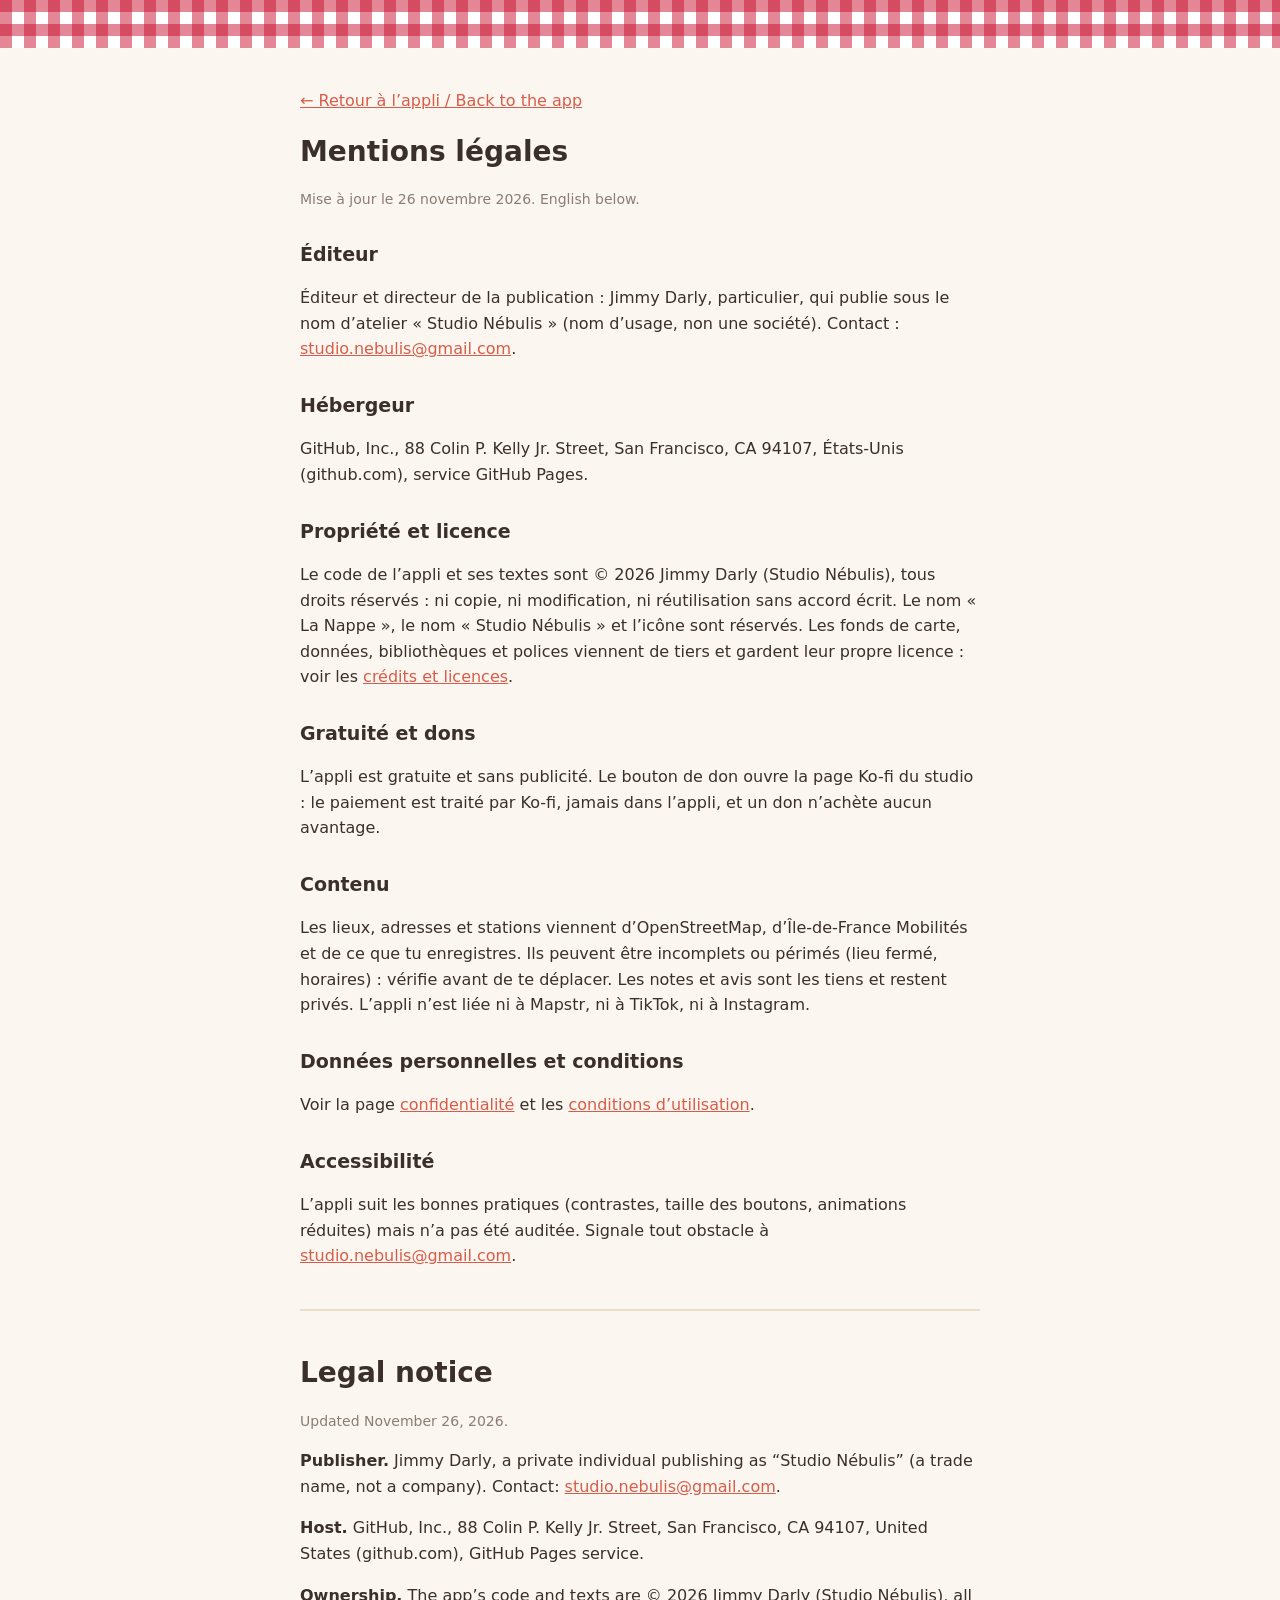
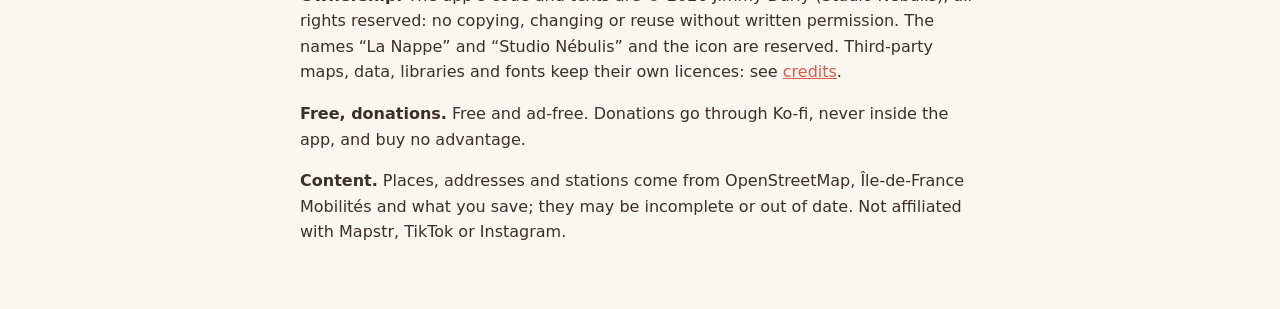
<file: mentions.html>
<!doctype html>
<html lang="fr">
<head>
  <meta charset="utf-8" />
  <meta name="viewport" content="width=device-width, initial-scale=1" />
  <meta http-equiv="Content-Security-Policy" content="default-src 'none'; style-src 'unsafe-inline'; img-src 'self'; base-uri 'none'; form-action 'none'" />
  <title>La Nappe · Mentions légales</title>
  <link rel="icon" href="./favicon-32.png" type="image/png" />
  <style>
    :root { color-scheme: light; --bg: #fbf6ef; --fg: #3b2f2a; --muted: #8b7d74; --a: #d85c49; --line: #ecdccc; }
    body { margin: 0; background: var(--bg); color: var(--fg); font: 16px/1.6 system-ui, -apple-system, 'Segoe UI', sans-serif; }
    .nappe { height: 48px; background-color: #fff; background-image: linear-gradient(90deg, #c8102e80 50%, transparent 50%), linear-gradient(#c8102e80 50%, transparent 50%); background-size: 24px 24px; }
    main { max-width: 680px; margin: 0 auto; padding: 24px 16px 48px; overflow-wrap: anywhere; }
    h1 { font-weight: 800; font-size: 28px; margin: 0 0 4px; }
    h2 { font-weight: 800; font-size: 19px; margin: 28px 0 8px; }
    a { color: var(--a); }
    .muted { color: var(--muted); font-size: 14px; }
    hr { border: 0; border-top: 2px solid var(--line); margin: 40px 0; }
  </style>
</head>
<body>
<div class="nappe"></div>
<main>
  <p><a href="./#/reglages">← Retour à l’appli / Back to the app</a></p>
  <h1>Mentions légales</h1>
  <p class="muted">Mise à jour le 26 novembre 2026. English below.</p>

  <h2>Éditeur</h2>
  <p>Éditeur et directeur de la publication : Jimmy Darly, particulier, qui publie sous le nom d’atelier « Studio Nébulis » (nom d’usage, non une société). Contact : <a href="mailto:studio.nebulis@gmail.com">studio.nebulis@gmail.com</a>.</p>

  <h2>Hébergeur</h2>
  <p>GitHub, Inc., 88 Colin P. Kelly Jr. Street, San Francisco, CA 94107, États-Unis (github.com), service GitHub Pages.</p>

  <h2>Propriété et licence</h2>
  <p>Le code de l’appli et ses textes sont © 2026 Jimmy Darly (Studio Nébulis), tous droits réservés : ni copie, ni modification, ni réutilisation sans accord écrit. Le nom « La Nappe », le nom « Studio Nébulis » et l’icône sont réservés. Les fonds de carte, données, bibliothèques et polices viennent de tiers et gardent leur propre licence : voir les <a href="./credits.html">crédits et licences</a>.</p>

  <h2>Gratuité et dons</h2>
  <p>L’appli est gratuite et sans publicité. Le bouton de don ouvre la page Ko-fi du studio : le paiement est traité par Ko-fi, jamais dans l’appli, et un don n’achète aucun avantage.</p>

  <h2>Contenu</h2>
  <p>Les lieux, adresses et stations viennent d’OpenStreetMap, d’Île-de-France Mobilités et de ce que tu enregistres. Ils peuvent être incomplets ou périmés (lieu fermé, horaires) : vérifie avant de te déplacer. Les notes et avis sont les tiens et restent privés. L’appli n’est liée ni à Mapstr, ni à TikTok, ni à Instagram.</p>

  <h2>Données personnelles et conditions</h2>
  <p>Voir la page <a href="./confidentialite.html">confidentialité</a> et les <a href="./conditions.html">conditions d’utilisation</a>.</p>

  <h2>Accessibilité</h2>
  <p>L’appli suit les bonnes pratiques (contrastes, taille des boutons, animations réduites) mais n’a pas été auditée. Signale tout obstacle à <a href="mailto:studio.nebulis@gmail.com">studio.nebulis@gmail.com</a>.</p>

  <hr />
  <h1>Legal notice</h1>
  <p class="muted">Updated November 26, 2026.</p>
  <p><strong>Publisher.</strong> Jimmy Darly, a private individual publishing as “Studio Nébulis” (a trade name, not a company). Contact: <a href="mailto:studio.nebulis@gmail.com">studio.nebulis@gmail.com</a>.</p>
  <p><strong>Host.</strong> GitHub, Inc., 88 Colin P. Kelly Jr. Street, San Francisco, CA 94107, United States (github.com), GitHub Pages service.</p>
  <p><strong>Ownership.</strong> The app’s code and texts are © 2026 Jimmy Darly (Studio Nébulis), all rights reserved: no copying, changing or reuse without written permission. The names “La Nappe” and “Studio Nébulis” and the icon are reserved. Third-party maps, data, libraries and fonts keep their own licences: see <a href="./credits.html">credits</a>.</p>
  <p><strong>Free, donations.</strong> Free and ad-free. Donations go through Ko-fi, never inside the app, and buy no advantage.</p>
  <p><strong>Content.</strong> Places, addresses and stations come from OpenStreetMap, Île-de-France Mobilités and what you save; they may be incomplete or out of date. Not affiliated with Mapstr, TikTok or Instagram.</p>
</main>
</body>
</html>
</file>
<file: assets/index-CUvo3rWX.css>
@font-face{font-family:Inter Variable;font-style:normal;font-display:swap;font-weight:100 900;src:url(./inter-cyrillic-ext-wght-normal-B2xhLi22.woff2) format("woff2-variations");unicode-range:U+0460-052F,U+1C80-1C8A,U+20B4,U+2DE0-2DFF,U+A640-A69F,U+FE2E-FE2F}@font-face{font-family:Inter Variable;font-style:normal;font-display:swap;font-weight:100 900;src:url(./inter-cyrillic-wght-normal-CMZtQduZ.woff2) format("woff2-variations");unicode-range:U+0301,U+0400-045F,U+0490-0491,U+04B0-04B1,U+2116}@font-face{font-family:Inter Variable;font-style:normal;font-display:swap;font-weight:100 900;src:url(./inter-greek-ext-wght-normal-CGAr0uHJ.woff2) format("woff2-variations");unicode-range:U+1F00-1FFF}@font-face{font-family:Inter Variable;font-style:normal;font-display:swap;font-weight:100 900;src:url(./inter-greek-wght-normal-CaVNZxsx.woff2) format("woff2-variations");unicode-range:U+0370-0377,U+037A-037F,U+0384-038A,U+038C,U+038E-03A1,U+03A3-03FF}@font-face{font-family:Inter Variable;font-style:normal;font-display:swap;font-weight:100 900;src:url(./inter-vietnamese-wght-normal-CBcvBZtf.woff2) format("woff2-variations");unicode-range:U+0102-0103,U+0110-0111,U+0128-0129,U+0168-0169,U+01A0-01A1,U+01AF-01B0,U+0300-0301,U+0303-0304,U+0308-0309,U+0323,U+0329,U+1EA0-1EF9,U+20AB}@font-face{font-family:Inter Variable;font-style:normal;font-display:swap;font-weight:100 900;src:url(./inter-latin-ext-wght-normal-CFHvXkgd.woff2) format("woff2-variations");unicode-range:U+0100-02BA,U+02BD-02C5,U+02C7-02CC,U+02CE-02D7,U+02DD-02FF,U+0304,U+0308,U+0329,U+1D00-1DBF,U+1E00-1E9F,U+1EF2-1EFF,U+2020,U+20A0-20AB,U+20AD-20C0,U+2113,U+2C60-2C7F,U+A720-A7FF}@font-face{font-family:Inter Variable;font-style:normal;font-display:swap;font-weight:100 900;src:url(./inter-latin-wght-normal-C2S99t-D.woff2) format("woff2-variations");unicode-range:U+0000-00FF,U+0131,U+0152-0153,U+02BB-02BC,U+02C6,U+02DA,U+02DC,U+0304,U+0308,U+0329,U+2000-206F,U+20AC,U+2122,U+2191,U+2193,U+2212,U+2215,U+FEFF,U+FFFD}:root{--encre: #3b2f2a;--doux: #8b7d74;--creme: #fbf6ef;--blanc: #fff;--relief: #ecdccc;--fond-barre: #f3e9de;--corail: #ff7a66;--corail-f: #d85c49;--sauge: #dfeedd;--sauge-f: #bcd5b8;--sauge-t: #2f4a2c;--vert: #8cc084;--beurre: #ffd36e;--beurre-c: #fff1c9;--lilas: #c9b6ff;--lilas-c: #e8e0ff;--lilas-t: #2d2160;--peche: #ffe1d9;--ciel: #d9eef7;--vichy: #c8102e80;--sans: "Inter Variable", system-ui, sans-serif;--nav: calc(62px + env(safe-area-inset-bottom)) ;--r: 16px;color-scheme:light}*{box-sizing:border-box}html{-webkit-text-size-adjust:100%}body{margin:0;background:var(--creme);color:var(--encre);font:15px/1.45 var(--sans);padding-bottom:var(--nav)}h1{font-size:22px;margin:0;line-height:1.15;font-weight:800}h2{font-size:16px;margin:24px 0 8px;font-weight:800}h3{font-size:17px;margin:0;font-weight:800}p{margin:6px 0}a{color:inherit}button,select,input,textarea{font:inherit;font-size:15px;color:inherit}:focus-visible{outline:3px solid var(--corail);outline-offset:2px}#tete{position:fixed;top:calc(10px + env(safe-area-inset-top));right:10px;z-index:20;display:flex;gap:8px}#tete .engrenage,#tete .retour{display:inline-flex;align-items:center;justify-content:center;min-width:44px;height:44px;background:var(--blanc);border:0;border-radius:14px;box-shadow:0 3px 0 var(--relief);text-decoration:none;padding:0 12px;cursor:pointer;font-weight:700}body[data-ecran=lieu] #tete,body[data-ecran=reglages] #tete,body[data-ecran=aide] #tete{left:10px;right:auto}#tete svg{width:22px;height:22px;fill:none;stroke:currentColor;stroke-width:1.8}#onglets{position:fixed;left:0;right:0;bottom:0;z-index:30;height:var(--nav);padding-bottom:env(safe-area-inset-bottom);background:var(--blanc);display:flex;border-radius:22px 22px 0 0;box-shadow:0 -4px 16px #50321e14}#onglets a{flex:1;display:flex;flex-direction:column;align-items:center;justify-content:center;gap:2px;color:var(--doux);text-decoration:none;font-size:11.5px;font-weight:600}#onglets a[aria-current]{color:var(--corail-f);font-weight:800}#onglets svg{width:23px;height:23px;fill:none;stroke:currentColor;stroke-width:1.9;stroke-linecap:round;stroke-linejoin:round}.nappe{height:calc(72px + env(safe-area-inset-top));background-color:#fff;background-image:linear-gradient(90deg,var(--vichy) 50%,transparent 50%),linear-gradient(var(--vichy) 50%,transparent 50%);background-size:26px 26px}.ticket{background:var(--blanc);border-radius:22px;box-shadow:0 4px 0 var(--relief);padding:18px;margin:-38px 12px 0;position:relative}.ticket hr{border:0;border-top:2px solid var(--fond-barre);margin:14px 0}.pad{padding:12px}.lig{display:flex;justify-content:space-between;align-items:center;gap:10px}.pt{font-size:13px;color:var(--doux)}.avert{margin:12px;padding:12px 14px;border-radius:var(--r);background:var(--beurre-c);font-size:13.5px}.btn{display:block;width:100%;text-align:center;padding:14px;margin-top:12px;font-weight:800;font-size:15px;background:var(--corail);color:#fff;border:0;border-radius:var(--r);box-shadow:0 4px 0 var(--corail-f);text-decoration:none;cursor:pointer;transition:transform .08s,box-shadow .08s}.btn:active{transform:translateY(3px);box-shadow:0 1px 0 var(--corail-f)}.btn.s{background:var(--sauge);color:var(--sauge-t);box-shadow:0 4px 0 var(--sauge-f)}.btn.s:active{box-shadow:0 1px 0 var(--sauge-f)}.btn.danger{background:var(--blanc);color:var(--corail-f);box-shadow:0 4px 0 var(--relief);margin-top:28px}.btn:disabled{opacity:.45;cursor:default}.petit{background:var(--blanc);border:0;border-radius:14px;box-shadow:0 3px 0 var(--relief);padding:9px 14px;min-height:42px;cursor:pointer;font-size:13.5px;font-weight:700}.lienb{background:none;border:0;text-decoration:underline;cursor:pointer;padding:0;font-size:inherit;font-weight:700}.puces{display:flex;gap:7px;flex-wrap:wrap}.puces button{background:var(--blanc);border:0;border-radius:14px;box-shadow:0 2px 0 var(--relief);padding:8px 13px;font-size:13px;font-weight:700;cursor:pointer;min-height:38px}.puces button.on{background:var(--corail);color:#fff;box-shadow:0 2px 0 var(--corail-f)}.station{display:flex;align-items:center;gap:5px;flex-wrap:wrap;margin-top:8px;font-size:13px}.m{display:inline-flex;align-items:center;justify-content:center;min-width:22px;height:22px;border-radius:50%;font:800 11.5px var(--sans);color:#fff;background:var(--encre);padding:0 4px;text-shadow:0 0 2px #0008}.m.t,.m.r{border-radius:6px}.m.mode{text-shadow:none}.statut{font-size:12px;font-weight:700;background:var(--beurre-c);border-radius:10px;padding:4px 9px;white-space:nowrap}.tampon{background:var(--lilas);color:var(--lilas-t);border-radius:12px;padding:5px 11px;font-weight:800;font-size:13px;transform:rotate(-5deg);white-space:nowrap}.note{background:var(--beurre);color:var(--encre);font-weight:800;padding:5px 11px;border-radius:12px}.etiq{display:flex;flex-wrap:wrap;gap:6px;margin-top:12px}.etiq span{font-size:12.5px;font-weight:700;border-radius:10px;padding:4px 10px;background:color-mix(in srgb,var(--c) 22%,white);color:color-mix(in srgb,var(--c) 55%,var(--encre))}.ecran-carte{position:fixed;inset:0 0 var(--nav) 0}.ecran-carte .nappe{position:absolute;top:0;left:0;right:0;z-index:3}.barre-recherche{position:absolute;top:calc(30px + env(safe-area-inset-top));left:12px;right:118px;z-index:4}.rech{width:100%;padding:12px 16px;border:0;background:var(--blanc);border-radius:var(--r);box-shadow:0 3px 0 var(--relief)}.filtres{position:absolute;top:calc(86px + env(safe-area-inset-top));left:12px;right:12px;z-index:4;flex-wrap:nowrap;overflow-x:auto;scrollbar-width:none;padding-bottom:4px}.filtres button{flex:none}.cuisines{position:absolute;top:calc(132px + env(safe-area-inset-top));left:12px;right:12px;z-index:4;flex-wrap:nowrap;overflow-x:auto;scrollbar-width:none;padding-bottom:4px}.cuisines[hidden]{display:none}.cuisines button{flex:none;background:var(--lilas-c);box-shadow:none}.cuisines button.on{background:var(--corail);color:#fff}.cuisines .pt{font-size:11px}.filtres .cuisine-puce{background:var(--lilas-c)}.filtres .cuisine-puce.on{background:var(--lilas);color:var(--lilas-t);box-shadow:0 2px #a996e6}.avec-cuisines .liste{top:calc(178px + env(safe-area-inset-top))}.outils .decouvrir.on{background:#8cc084;color:#fff;box-shadow:0 3px #6ea666}.statut.nouveau{background:var(--sauge);color:var(--sauge-t)}.feuille .carte-lieu .btn{margin-top:12px}.zone{position:absolute;top:0;right:0;bottom:0;left:0}.carte-fond{width:100%;height:100%}.ecran-carte .liste{position:absolute;inset:calc(132px + env(safe-area-inset-top)) 0 0 0;overflow-y:auto;padding:0 12px 80px}.ecran-carte .avert{position:absolute;top:calc(124px + env(safe-area-inset-top));left:0;right:0;z-index:2}.outils{position:absolute;left:12px;right:12px;bottom:30px;z-index:4;display:flex;gap:8px;justify-content:flex-end}.feuille{position:absolute;left:10px;right:10px;bottom:84px;z-index:5;background:var(--blanc);border-radius:22px;box-shadow:0 5px 0 var(--relief),0 12px 24px #50321e1f}.feuille .carte-lieu{display:block;padding:16px 48px 16px 16px;text-decoration:none}.feuille .fermer{position:absolute;top:6px;right:6px;width:40px;height:40px;border:0;border-radius:12px;background:var(--fond-barre);font-size:22px;cursor:pointer}.maplibregl-ctrl-attrib{font-size:10px}.ticket.vide{margin-top:150px}.ligne{display:block;background:var(--blanc);border-radius:18px;box-shadow:0 3px 0 var(--relief);padding:13px 14px;margin-top:10px;text-decoration:none}.ligne b{font-size:15px;font-weight:800}.ligne .lig>span:last-child{white-space:nowrap}.ecran-fiche .ticket h1{font-size:21px}.crit select,.total select{font-weight:800;border:0;border-radius:10px;background:var(--fond-barre);padding:6px 8px;min-height:38px}.crit{padding:3px 0}.avis{display:block;margin-top:14px}.avis textarea{width:100%;margin-top:6px;border:0;border-radius:14px;background:var(--fond-barre);padding:10px 12px;font:15px/1.4 var(--sans)}.galerie{display:grid;grid-template-columns:repeat(auto-fill,minmax(140px,1fr));gap:10px}.galerie figure{margin:0}.galerie img{width:100%;aspect-ratio:1;object-fit:cover;display:block;background:var(--peche);border-radius:16px}.galerie figcaption{font-size:11px;color:var(--doux);margin-top:3px}.reglage-lieu .lig{margin-top:12px}.reglage-lieu select,.ajout-tag input,.cherche input,.saisie input,.langue,.fond{border:0;border-radius:14px;box-shadow:0 3px 0 var(--relief);padding:10px 12px;background:var(--blanc);min-height:44px}.ajout-tag input{flex:1}.cherche input,.saisie input{width:100%;margin-top:12px;background:var(--fond-barre);box-shadow:none}.saisie label{display:block;margin-top:12px;font-size:13.5px;font-weight:700}details.main summary{cursor:pointer;padding:8px 0;font-weight:700}.envies{margin-top:14px}.envies button:nth-child(5n+1){background:var(--peche)}.envies button:nth-child(5n+2){background:var(--sauge)}.envies button:nth-child(5n+3){background:var(--beurre-c)}.envies button:nth-child(5n+4){background:var(--lilas-c)}.envies button:nth-child(5n){background:var(--ciel)}.envies button{box-shadow:none}.envies button.on{background:var(--corail);color:#fff;box-shadow:0 2px 0 var(--corail-f)}.coche{display:flex;gap:8px;align-items:center;margin-top:14px;font-size:13.5px;font-weight:600}.coche input{width:20px;height:20px;accent-color:var(--corail)}.gros{font-size:30px;font-weight:800;color:var(--corail-f)}.visa{display:grid;grid-template-columns:repeat(auto-fill,minmax(140px,1fr));gap:16px}.tp{border-radius:50%;aspect-ratio:1;display:flex;flex-direction:column;align-items:center;justify-content:center;text-align:center;font-weight:800;font-size:12.5px;padding:14px;text-decoration:none;background:var(--f);color:var(--t);box-shadow:0 4px color-mix(in srgb,var(--f) 70%,black 12%)}.tp.k{border-radius:22px;aspect-ratio:1.2;align-self:center}.tp-nom{max-width:100%;overflow:hidden;text-overflow:ellipsis;display:-webkit-box;-webkit-line-clamp:2;-webkit-box-orient:vertical}.tp-note{font-size:26px;line-height:1.1}.pays{background:var(--blanc);border-radius:16px;box-shadow:0 3px 0 var(--relief);padding:12px 14px;margin-top:10px;font-size:13.5px}.jg{height:10px;border-radius:10px;background:var(--fond-barre);margin-top:7px}.jg i{display:block;height:10px;border-radius:10px;background:var(--vert)}.retour-import{font-size:13.5px;font-weight:600}#bulle{position:fixed;left:50%;bottom:calc(var(--nav) + 14px);transform:translate(-50%,30px);opacity:0;transition:.25s;background:var(--encre);color:#fff;padding:11px 16px;border-radius:14px;font-size:13.5px;z-index:50;max-width:90vw;pointer-events:none}#bulle.vu{opacity:1;transform:translate(-50%)}@media(min-width:720px){main>section:not(.ecran-carte){max-width:640px;margin:0 auto}}@media(prefers-reduced-motion:reduce){*{transition:none!important}}.ticket.reseaux{margin:14px 12px 0}.ticket.reseaux h2{margin-top:0}.legende textarea{width:100%;margin-top:10px;border:0;border-radius:14px;background:var(--fond-barre);padding:10px 12px;font:14px/1.4 var(--sans)}.trouves .ligne .btn{margin-top:8px}.question{background:var(--blanc);border-radius:16px;box-shadow:0 3px 0 var(--relief);padding:12px 14px;margin-top:10px}.question summary{font-weight:800;cursor:pointer}.question p{margin:8px 0 2px}.liens-pied{display:flex;flex-wrap:wrap;gap:8px;margin-top:12px}.liens-pied a{background:var(--blanc);border-radius:12px;box-shadow:0 2px 0 var(--relief);padding:8px 12px;font-size:13.5px;font-weight:700;text-decoration:none}.btn.don{background:var(--beurre);color:var(--encre);box-shadow:0 4px #e0b143}.contact{display:block;margin-top:10px;font-weight:800;color:var(--corail-f)}.voix{display:flex;gap:8px;flex-wrap:wrap;margin-top:12px}.voix .petit.on{background:var(--corail);color:#fff;box-shadow:0 3px 0 var(--corail-f)}.question .ecouter{margin-top:6px;min-height:36px;padding:6px 12px;font-size:13px}.question.lecture{outline:3px solid var(--beurre)}body[data-ecran=lieu] .nappe,body[data-ecran=reglages] .nappe,body[data-ecran=aide] .nappe{height:calc(104px + env(safe-area-inset-top))}.import-autre{display:block;margin-top:10px;font-size:13.5px;color:var(--corail-f)}.maplibregl-map{font:12px/20px Helvetica Neue,Arial,Helvetica,sans-serif;overflow:hidden;position:relative;-webkit-tap-highlight-color:rgb(0 0 0/0)}.maplibregl-canvas{left:0;position:absolute;top:0}.maplibregl-map:fullscreen{height:100%;width:100%}.maplibregl-ctrl-group button.maplibregl-ctrl-compass{touch-action:none}.maplibregl-canvas-container.maplibregl-interactive,.maplibregl-ctrl-group button.maplibregl-ctrl-compass{cursor:grab;-webkit-user-select:none;-moz-user-select:none;user-select:none}.maplibregl-canvas-container.maplibregl-interactive.maplibregl-track-pointer{cursor:pointer}.maplibregl-canvas-container.maplibregl-interactive:active,.maplibregl-ctrl-group button.maplibregl-ctrl-compass:active{cursor:grabbing}.maplibregl-canvas-container.maplibregl-touch-zoom-rotate,.maplibregl-canvas-container.maplibregl-touch-zoom-rotate .maplibregl-canvas{touch-action:pan-x pan-y}.maplibregl-canvas-container.maplibregl-touch-drag-pan,.maplibregl-canvas-container.maplibregl-touch-drag-pan .maplibregl-canvas{touch-action:pinch-zoom}.maplibregl-canvas-container.maplibregl-touch-zoom-rotate.maplibregl-touch-drag-pan,.maplibregl-canvas-container.maplibregl-touch-zoom-rotate.maplibregl-touch-drag-pan .maplibregl-canvas{touch-action:none}.maplibregl-canvas-container.maplibregl-touch-drag-pan.maplibregl-cooperative-gestures,.maplibregl-canvas-container.maplibregl-touch-drag-pan.maplibregl-cooperative-gestures .maplibregl-canvas{touch-action:pan-x pan-y}.maplibregl-ctrl-bottom-left,.maplibregl-ctrl-bottom-right,.maplibregl-ctrl-top-left,.maplibregl-ctrl-top-right{pointer-events:none;position:absolute;z-index:2}.maplibregl-ctrl-top-left{left:0;top:0}.maplibregl-ctrl-top-right{right:0;top:0}.maplibregl-ctrl-bottom-left{bottom:0;left:0}.maplibregl-ctrl-bottom-right{bottom:0;right:0}.maplibregl-ctrl{clear:both;pointer-events:auto;transform:translate(0)}.maplibregl-ctrl-top-left .maplibregl-ctrl{float:left;margin:10px 0 0 10px}.maplibregl-ctrl-top-right .maplibregl-ctrl{float:right;margin:10px 10px 0 0}.maplibregl-ctrl-bottom-left .maplibregl-ctrl{float:left;margin:0 0 10px 10px}.maplibregl-ctrl-bottom-right .maplibregl-ctrl{float:right;margin:0 10px 10px 0}.maplibregl-ctrl-group{background:#fff;border-radius:4px}.maplibregl-ctrl-group:not(:empty){box-shadow:0 0 0 2px #0000001a}@media(forced-colors:active){.maplibregl-ctrl-group:not(:empty){box-shadow:0 0 0 2px ButtonText}}.maplibregl-ctrl-group button{background-color:transparent;border:0;box-sizing:border-box;cursor:pointer;display:block;height:29px;outline:none;padding:0;width:29px}.maplibregl-ctrl-group button+button{border-top:1px solid #ddd}.maplibregl-ctrl button .maplibregl-ctrl-icon{background-position:50%;background-repeat:no-repeat;display:block;height:100%;width:100%}@media(forced-colors:active){.maplibregl-ctrl-icon{background-color:transparent}.maplibregl-ctrl-group button+button{border-top:1px solid ButtonText}}.maplibregl-ctrl button::-moz-focus-inner{border:0;padding:0}.maplibregl-ctrl-attrib-button:focus,.maplibregl-ctrl-group button:focus{box-shadow:0 0 2px 2px #0096ff}.maplibregl-ctrl button:disabled{cursor:not-allowed}.maplibregl-ctrl button:disabled .maplibregl-ctrl-icon{opacity:.25}.maplibregl-ctrl button:not(:disabled):hover{background-color:#0000000d}.maplibregl-ctrl-group button:focus:focus-visible{box-shadow:0 0 2px 2px #0096ff}.maplibregl-ctrl-group button:focus:not(:focus-visible){box-shadow:none}.maplibregl-ctrl-group button:focus:first-child{border-radius:4px 4px 0 0}.maplibregl-ctrl-group button:focus:last-child{border-radius:0 0 4px 4px}.maplibregl-ctrl-group button:focus:only-child{border-radius:inherit}.maplibregl-ctrl button.maplibregl-ctrl-zoom-out .maplibregl-ctrl-icon{background-image:url("data:image/svg+xml;charset=utf-8,%3Csvg xmlns='http://www.w3.org/2000/svg' width='29' height='29' fill='%23333' viewBox='0 0 29 29'%3E%3Cpath d='M10 13c-.75 0-1.5.75-1.5 1.5S9.25 16 10 16h9c.75 0 1.5-.75 1.5-1.5S19.75 13 19 13z'/%3E%3C/svg%3E")}.maplibregl-ctrl button.maplibregl-ctrl-zoom-in .maplibregl-ctrl-icon{background-image:url("data:image/svg+xml;charset=utf-8,%3Csvg xmlns='http://www.w3.org/2000/svg' width='29' height='29' fill='%23333' viewBox='0 0 29 29'%3E%3Cpath d='M14.5 8.5c-.75 0-1.5.75-1.5 1.5v3h-3c-.75 0-1.5.75-1.5 1.5S9.25 16 10 16h3v3c0 .75.75 1.5 1.5 1.5S16 19.75 16 19v-3h3c.75 0 1.5-.75 1.5-1.5S19.75 13 19 13h-3v-3c0-.75-.75-1.5-1.5-1.5'/%3E%3C/svg%3E")}@media(forced-colors:active){.maplibregl-ctrl button.maplibregl-ctrl-zoom-out .maplibregl-ctrl-icon{background-image:url("data:image/svg+xml;charset=utf-8,%3Csvg xmlns='http://www.w3.org/2000/svg' width='29' height='29' fill='%23fff' viewBox='0 0 29 29'%3E%3Cpath d='M10 13c-.75 0-1.5.75-1.5 1.5S9.25 16 10 16h9c.75 0 1.5-.75 1.5-1.5S19.75 13 19 13z'/%3E%3C/svg%3E")}.maplibregl-ctrl button.maplibregl-ctrl-zoom-in .maplibregl-ctrl-icon{background-image:url("data:image/svg+xml;charset=utf-8,%3Csvg xmlns='http://www.w3.org/2000/svg' width='29' height='29' fill='%23fff' viewBox='0 0 29 29'%3E%3Cpath d='M14.5 8.5c-.75 0-1.5.75-1.5 1.5v3h-3c-.75 0-1.5.75-1.5 1.5S9.25 16 10 16h3v3c0 .75.75 1.5 1.5 1.5S16 19.75 16 19v-3h3c.75 0 1.5-.75 1.5-1.5S19.75 13 19 13h-3v-3c0-.75-.75-1.5-1.5-1.5'/%3E%3C/svg%3E")}}@media(forced-colors:active)and (prefers-color-scheme:light){.maplibregl-ctrl button.maplibregl-ctrl-zoom-out .maplibregl-ctrl-icon{background-image:url("data:image/svg+xml;charset=utf-8,%3Csvg xmlns='http://www.w3.org/2000/svg' width='29' height='29' viewBox='0 0 29 29'%3E%3Cpath d='M10 13c-.75 0-1.5.75-1.5 1.5S9.25 16 10 16h9c.75 0 1.5-.75 1.5-1.5S19.75 13 19 13z'/%3E%3C/svg%3E")}.maplibregl-ctrl button.maplibregl-ctrl-zoom-in .maplibregl-ctrl-icon{background-image:url("data:image/svg+xml;charset=utf-8,%3Csvg xmlns='http://www.w3.org/2000/svg' width='29' height='29' viewBox='0 0 29 29'%3E%3Cpath d='M14.5 8.5c-.75 0-1.5.75-1.5 1.5v3h-3c-.75 0-1.5.75-1.5 1.5S9.25 16 10 16h3v3c0 .75.75 1.5 1.5 1.5S16 19.75 16 19v-3h3c.75 0 1.5-.75 1.5-1.5S19.75 13 19 13h-3v-3c0-.75-.75-1.5-1.5-1.5'/%3E%3C/svg%3E")}}.maplibregl-ctrl button.maplibregl-ctrl-fullscreen .maplibregl-ctrl-icon{background-image:url("data:image/svg+xml;charset=utf-8,%3Csvg xmlns='http://www.w3.org/2000/svg' width='29' height='29' fill='%23333' viewBox='0 0 29 29'%3E%3Cpath d='M24 16v5.5c0 1.75-.75 2.5-2.5 2.5H16v-1l3-1.5-4-5.5 1-1 5.5 4 1.5-3zM6 16l1.5 3 5.5-4 1 1-4 5.5 3 1.5v1H7.5C5.75 24 5 23.25 5 21.5V16zm7-11v1l-3 1.5 4 5.5-1 1-5.5-4L6 13H5V7.5C5 5.75 5.75 5 7.5 5zm11 2.5c0-1.75-.75-2.5-2.5-2.5H16v1l3 1.5-4 5.5 1 1 5.5-4 1.5 3h1z'/%3E%3C/svg%3E")}.maplibregl-ctrl button.maplibregl-ctrl-shrink .maplibregl-ctrl-icon{background-image:url("data:image/svg+xml;charset=utf-8,%3Csvg xmlns='http://www.w3.org/2000/svg' width='29' height='29' viewBox='0 0 29 29'%3E%3Cpath d='M18.5 16c-1.75 0-2.5.75-2.5 2.5V24h1l1.5-3 5.5 4 1-1-4-5.5 3-1.5v-1zM13 18.5c0-1.75-.75-2.5-2.5-2.5H5v1l3 1.5L4 24l1 1 5.5-4 1.5 3h1zm3-8c0 1.75.75 2.5 2.5 2.5H24v-1l-3-1.5L25 5l-1-1-5.5 4L17 5h-1zM10.5 13c1.75 0 2.5-.75 2.5-2.5V5h-1l-1.5 3L5 4 4 5l4 5.5L5 12v1z'/%3E%3C/svg%3E")}@media(forced-colors:active){.maplibregl-ctrl button.maplibregl-ctrl-fullscreen .maplibregl-ctrl-icon{background-image:url("data:image/svg+xml;charset=utf-8,%3Csvg xmlns='http://www.w3.org/2000/svg' width='29' height='29' fill='%23fff' viewBox='0 0 29 29'%3E%3Cpath d='M24 16v5.5c0 1.75-.75 2.5-2.5 2.5H16v-1l3-1.5-4-5.5 1-1 5.5 4 1.5-3zM6 16l1.5 3 5.5-4 1 1-4 5.5 3 1.5v1H7.5C5.75 24 5 23.25 5 21.5V16zm7-11v1l-3 1.5 4 5.5-1 1-5.5-4L6 13H5V7.5C5 5.75 5.75 5 7.5 5zm11 2.5c0-1.75-.75-2.5-2.5-2.5H16v1l3 1.5-4 5.5 1 1 5.5-4 1.5 3h1z'/%3E%3C/svg%3E")}.maplibregl-ctrl button.maplibregl-ctrl-shrink .maplibregl-ctrl-icon{background-image:url("data:image/svg+xml;charset=utf-8,%3Csvg xmlns='http://www.w3.org/2000/svg' width='29' height='29' fill='%23fff' viewBox='0 0 29 29'%3E%3Cpath d='M18.5 16c-1.75 0-2.5.75-2.5 2.5V24h1l1.5-3 5.5 4 1-1-4-5.5 3-1.5v-1zM13 18.5c0-1.75-.75-2.5-2.5-2.5H5v1l3 1.5L4 24l1 1 5.5-4 1.5 3h1zm3-8c0 1.75.75 2.5 2.5 2.5H24v-1l-3-1.5L25 5l-1-1-5.5 4L17 5h-1zM10.5 13c1.75 0 2.5-.75 2.5-2.5V5h-1l-1.5 3L5 4 4 5l4 5.5L5 12v1z'/%3E%3C/svg%3E")}}@media(forced-colors:active)and (prefers-color-scheme:light){.maplibregl-ctrl button.maplibregl-ctrl-fullscreen .maplibregl-ctrl-icon{background-image:url("data:image/svg+xml;charset=utf-8,%3Csvg xmlns='http://www.w3.org/2000/svg' width='29' height='29' viewBox='0 0 29 29'%3E%3Cpath d='M24 16v5.5c0 1.75-.75 2.5-2.5 2.5H16v-1l3-1.5-4-5.5 1-1 5.5 4 1.5-3zM6 16l1.5 3 5.5-4 1 1-4 5.5 3 1.5v1H7.5C5.75 24 5 23.25 5 21.5V16zm7-11v1l-3 1.5 4 5.5-1 1-5.5-4L6 13H5V7.5C5 5.75 5.75 5 7.5 5zm11 2.5c0-1.75-.75-2.5-2.5-2.5H16v1l3 1.5-4 5.5 1 1 5.5-4 1.5 3h1z'/%3E%3C/svg%3E")}.maplibregl-ctrl button.maplibregl-ctrl-shrink .maplibregl-ctrl-icon{background-image:url("data:image/svg+xml;charset=utf-8,%3Csvg xmlns='http://www.w3.org/2000/svg' width='29' height='29' viewBox='0 0 29 29'%3E%3Cpath d='M18.5 16c-1.75 0-2.5.75-2.5 2.5V24h1l1.5-3 5.5 4 1-1-4-5.5 3-1.5v-1zM13 18.5c0-1.75-.75-2.5-2.5-2.5H5v1l3 1.5L4 24l1 1 5.5-4 1.5 3h1zm3-8c0 1.75.75 2.5 2.5 2.5H24v-1l-3-1.5L25 5l-1-1-5.5 4L17 5h-1zM10.5 13c1.75 0 2.5-.75 2.5-2.5V5h-1l-1.5 3L5 4 4 5l4 5.5L5 12v1z'/%3E%3C/svg%3E")}}.maplibregl-ctrl button.maplibregl-ctrl-compass .maplibregl-ctrl-icon{background-image:url("data:image/svg+xml;charset=utf-8,%3Csvg xmlns='http://www.w3.org/2000/svg' width='29' height='29' fill='%23333' viewBox='0 0 29 29'%3E%3Cpath d='m10.5 14 4-8 4 8z'/%3E%3Cpath fill='%23ccc' d='m10.5 16 4 8 4-8z'/%3E%3C/svg%3E")}@media(forced-colors:active){.maplibregl-ctrl button.maplibregl-ctrl-compass .maplibregl-ctrl-icon{background-image:url("data:image/svg+xml;charset=utf-8,%3Csvg xmlns='http://www.w3.org/2000/svg' width='29' height='29' fill='%23fff' viewBox='0 0 29 29'%3E%3Cpath d='m10.5 14 4-8 4 8z'/%3E%3Cpath fill='%23ccc' d='m10.5 16 4 8 4-8z'/%3E%3C/svg%3E")}}@media(forced-colors:active)and (prefers-color-scheme:light){.maplibregl-ctrl button.maplibregl-ctrl-compass .maplibregl-ctrl-icon{background-image:url("data:image/svg+xml;charset=utf-8,%3Csvg xmlns='http://www.w3.org/2000/svg' width='29' height='29' viewBox='0 0 29 29'%3E%3Cpath d='m10.5 14 4-8 4 8z'/%3E%3Cpath fill='%23ccc' d='m10.5 16 4 8 4-8z'/%3E%3C/svg%3E")}}.maplibregl-ctrl button.maplibregl-ctrl-terrain .maplibregl-ctrl-icon{background-image:url("data:image/svg+xml;charset=utf-8,%3Csvg xmlns='http://www.w3.org/2000/svg' width='22' height='22' fill='%23333' viewBox='0 0 22 22'%3E%3Cpath d='m1.754 13.406 4.453-4.851 3.09 3.09 3.281 3.277.969-.969-3.309-3.312 3.844-4.121 6.148 6.886h1.082v-.855l-7.207-8.07-4.84 5.187L6.169 6.57l-5.48 5.965v.871ZM.688 16.844h20.625v1.375H.688Zm0 0'/%3E%3C/svg%3E")}.maplibregl-ctrl button.maplibregl-ctrl-terrain-enabled .maplibregl-ctrl-icon{background-image:url("data:image/svg+xml;charset=utf-8,%3Csvg xmlns='http://www.w3.org/2000/svg' width='22' height='22' fill='%2333b5e5' viewBox='0 0 22 22'%3E%3Cpath d='m1.754 13.406 4.453-4.851 3.09 3.09 3.281 3.277.969-.969-3.309-3.312 3.844-4.121 6.148 6.886h1.082v-.855l-7.207-8.07-4.84 5.187L6.169 6.57l-5.48 5.965v.871ZM.688 16.844h20.625v1.375H.688Zm0 0'/%3E%3C/svg%3E")}.maplibregl-ctrl button.maplibregl-ctrl-geolocate .maplibregl-ctrl-icon{background-image:url("data:image/svg+xml;charset=utf-8,%3Csvg xmlns='http://www.w3.org/2000/svg' width='29' height='29' fill='%23333' viewBox='0 0 20 20'%3E%3Cpath d='M10 4C9 4 9 5 9 5v.1A5 5 0 0 0 5.1 9H5s-1 0-1 1 1 1 1 1h.1A5 5 0 0 0 9 14.9v.1s0 1 1 1 1-1 1-1v-.1a5 5 0 0 0 3.9-3.9h.1s1 0 1-1-1-1-1-1h-.1A5 5 0 0 0 11 5.1V5s0-1-1-1m0 2.5a3.5 3.5 0 1 1 0 7 3.5 3.5 0 1 1 0-7'/%3E%3Ccircle cx='10' cy='10' r='2'/%3E%3C/svg%3E")}.maplibregl-ctrl button.maplibregl-ctrl-geolocate:disabled .maplibregl-ctrl-icon{background-image:url("data:image/svg+xml;charset=utf-8,%3Csvg xmlns='http://www.w3.org/2000/svg' width='29' height='29' fill='%23aaa' viewBox='0 0 20 20'%3E%3Cpath d='M10 4C9 4 9 5 9 5v.1A5 5 0 0 0 5.1 9H5s-1 0-1 1 1 1 1 1h.1A5 5 0 0 0 9 14.9v.1s0 1 1 1 1-1 1-1v-.1a5 5 0 0 0 3.9-3.9h.1s1 0 1-1-1-1-1-1h-.1A5 5 0 0 0 11 5.1V5s0-1-1-1m0 2.5a3.5 3.5 0 1 1 0 7 3.5 3.5 0 1 1 0-7'/%3E%3Ccircle cx='10' cy='10' r='2'/%3E%3Cpath fill='red' d='m14 5 1 1-9 9-1-1z'/%3E%3C/svg%3E")}.maplibregl-ctrl button.maplibregl-ctrl-geolocate.maplibregl-ctrl-geolocate-active .maplibregl-ctrl-icon{background-image:url("data:image/svg+xml;charset=utf-8,%3Csvg xmlns='http://www.w3.org/2000/svg' width='29' height='29' fill='%2333b5e5' viewBox='0 0 20 20'%3E%3Cpath d='M10 4C9 4 9 5 9 5v.1A5 5 0 0 0 5.1 9H5s-1 0-1 1 1 1 1 1h.1A5 5 0 0 0 9 14.9v.1s0 1 1 1 1-1 1-1v-.1a5 5 0 0 0 3.9-3.9h.1s1 0 1-1-1-1-1-1h-.1A5 5 0 0 0 11 5.1V5s0-1-1-1m0 2.5a3.5 3.5 0 1 1 0 7 3.5 3.5 0 1 1 0-7'/%3E%3Ccircle cx='10' cy='10' r='2'/%3E%3C/svg%3E")}.maplibregl-ctrl button.maplibregl-ctrl-geolocate.maplibregl-ctrl-geolocate-active-error .maplibregl-ctrl-icon{background-image:url("data:image/svg+xml;charset=utf-8,%3Csvg xmlns='http://www.w3.org/2000/svg' width='29' height='29' fill='%23e58978' viewBox='0 0 20 20'%3E%3Cpath d='M10 4C9 4 9 5 9 5v.1A5 5 0 0 0 5.1 9H5s-1 0-1 1 1 1 1 1h.1A5 5 0 0 0 9 14.9v.1s0 1 1 1 1-1 1-1v-.1a5 5 0 0 0 3.9-3.9h.1s1 0 1-1-1-1-1-1h-.1A5 5 0 0 0 11 5.1V5s0-1-1-1m0 2.5a3.5 3.5 0 1 1 0 7 3.5 3.5 0 1 1 0-7'/%3E%3Ccircle cx='10' cy='10' r='2'/%3E%3C/svg%3E")}.maplibregl-ctrl button.maplibregl-ctrl-geolocate.maplibregl-ctrl-geolocate-background .maplibregl-ctrl-icon{background-image:url("data:image/svg+xml;charset=utf-8,%3Csvg xmlns='http://www.w3.org/2000/svg' width='29' height='29' fill='%2333b5e5' viewBox='0 0 20 20'%3E%3Cpath d='M10 4C9 4 9 5 9 5v.1A5 5 0 0 0 5.1 9H5s-1 0-1 1 1 1 1 1h.1A5 5 0 0 0 9 14.9v.1s0 1 1 1 1-1 1-1v-.1a5 5 0 0 0 3.9-3.9h.1s1 0 1-1-1-1-1-1h-.1A5 5 0 0 0 11 5.1V5s0-1-1-1m0 2.5a3.5 3.5 0 1 1 0 7 3.5 3.5 0 1 1 0-7'/%3E%3C/svg%3E")}.maplibregl-ctrl button.maplibregl-ctrl-geolocate.maplibregl-ctrl-geolocate-background-error .maplibregl-ctrl-icon{background-image:url("data:image/svg+xml;charset=utf-8,%3Csvg xmlns='http://www.w3.org/2000/svg' width='29' height='29' fill='%23e54e33' viewBox='0 0 20 20'%3E%3Cpath d='M10 4C9 4 9 5 9 5v.1A5 5 0 0 0 5.1 9H5s-1 0-1 1 1 1 1 1h.1A5 5 0 0 0 9 14.9v.1s0 1 1 1 1-1 1-1v-.1a5 5 0 0 0 3.9-3.9h.1s1 0 1-1-1-1-1-1h-.1A5 5 0 0 0 11 5.1V5s0-1-1-1m0 2.5a3.5 3.5 0 1 1 0 7 3.5 3.5 0 1 1 0-7'/%3E%3C/svg%3E")}.maplibregl-ctrl button.maplibregl-ctrl-geolocate.maplibregl-ctrl-geolocate-waiting .maplibregl-ctrl-icon{animation:maplibregl-spin 2s linear infinite}@media(forced-colors:active){.maplibregl-ctrl button.maplibregl-ctrl-geolocate .maplibregl-ctrl-icon{background-image:url("data:image/svg+xml;charset=utf-8,%3Csvg xmlns='http://www.w3.org/2000/svg' width='29' height='29' fill='%23fff' viewBox='0 0 20 20'%3E%3Cpath d='M10 4C9 4 9 5 9 5v.1A5 5 0 0 0 5.1 9H5s-1 0-1 1 1 1 1 1h.1A5 5 0 0 0 9 14.9v.1s0 1 1 1 1-1 1-1v-.1a5 5 0 0 0 3.9-3.9h.1s1 0 1-1-1-1-1-1h-.1A5 5 0 0 0 11 5.1V5s0-1-1-1m0 2.5a3.5 3.5 0 1 1 0 7 3.5 3.5 0 1 1 0-7'/%3E%3Ccircle cx='10' cy='10' r='2'/%3E%3C/svg%3E")}.maplibregl-ctrl button.maplibregl-ctrl-geolocate:disabled .maplibregl-ctrl-icon{background-image:url("data:image/svg+xml;charset=utf-8,%3Csvg xmlns='http://www.w3.org/2000/svg' width='29' height='29' fill='%23999' viewBox='0 0 20 20'%3E%3Cpath d='M10 4C9 4 9 5 9 5v.1A5 5 0 0 0 5.1 9H5s-1 0-1 1 1 1 1 1h.1A5 5 0 0 0 9 14.9v.1s0 1 1 1 1-1 1-1v-.1a5 5 0 0 0 3.9-3.9h.1s1 0 1-1-1-1-1-1h-.1A5 5 0 0 0 11 5.1V5s0-1-1-1m0 2.5a3.5 3.5 0 1 1 0 7 3.5 3.5 0 1 1 0-7'/%3E%3Ccircle cx='10' cy='10' r='2'/%3E%3Cpath fill='red' d='m14 5 1 1-9 9-1-1z'/%3E%3C/svg%3E")}.maplibregl-ctrl button.maplibregl-ctrl-geolocate.maplibregl-ctrl-geolocate-active .maplibregl-ctrl-icon{background-image:url("data:image/svg+xml;charset=utf-8,%3Csvg xmlns='http://www.w3.org/2000/svg' width='29' height='29' fill='%2333b5e5' viewBox='0 0 20 20'%3E%3Cpath d='M10 4C9 4 9 5 9 5v.1A5 5 0 0 0 5.1 9H5s-1 0-1 1 1 1 1 1h.1A5 5 0 0 0 9 14.9v.1s0 1 1 1 1-1 1-1v-.1a5 5 0 0 0 3.9-3.9h.1s1 0 1-1-1-1-1-1h-.1A5 5 0 0 0 11 5.1V5s0-1-1-1m0 2.5a3.5 3.5 0 1 1 0 7 3.5 3.5 0 1 1 0-7'/%3E%3Ccircle cx='10' cy='10' r='2'/%3E%3C/svg%3E")}.maplibregl-ctrl button.maplibregl-ctrl-geolocate.maplibregl-ctrl-geolocate-active-error .maplibregl-ctrl-icon{background-image:url("data:image/svg+xml;charset=utf-8,%3Csvg xmlns='http://www.w3.org/2000/svg' width='29' height='29' fill='%23e58978' viewBox='0 0 20 20'%3E%3Cpath d='M10 4C9 4 9 5 9 5v.1A5 5 0 0 0 5.1 9H5s-1 0-1 1 1 1 1 1h.1A5 5 0 0 0 9 14.9v.1s0 1 1 1 1-1 1-1v-.1a5 5 0 0 0 3.9-3.9h.1s1 0 1-1-1-1-1-1h-.1A5 5 0 0 0 11 5.1V5s0-1-1-1m0 2.5a3.5 3.5 0 1 1 0 7 3.5 3.5 0 1 1 0-7'/%3E%3Ccircle cx='10' cy='10' r='2'/%3E%3C/svg%3E")}.maplibregl-ctrl button.maplibregl-ctrl-geolocate.maplibregl-ctrl-geolocate-background .maplibregl-ctrl-icon{background-image:url("data:image/svg+xml;charset=utf-8,%3Csvg xmlns='http://www.w3.org/2000/svg' width='29' height='29' fill='%2333b5e5' viewBox='0 0 20 20'%3E%3Cpath d='M10 4C9 4 9 5 9 5v.1A5 5 0 0 0 5.1 9H5s-1 0-1 1 1 1 1 1h.1A5 5 0 0 0 9 14.9v.1s0 1 1 1 1-1 1-1v-.1a5 5 0 0 0 3.9-3.9h.1s1 0 1-1-1-1-1-1h-.1A5 5 0 0 0 11 5.1V5s0-1-1-1m0 2.5a3.5 3.5 0 1 1 0 7 3.5 3.5 0 1 1 0-7'/%3E%3C/svg%3E")}.maplibregl-ctrl button.maplibregl-ctrl-geolocate.maplibregl-ctrl-geolocate-background-error .maplibregl-ctrl-icon{background-image:url("data:image/svg+xml;charset=utf-8,%3Csvg xmlns='http://www.w3.org/2000/svg' width='29' height='29' fill='%23e54e33' viewBox='0 0 20 20'%3E%3Cpath d='M10 4C9 4 9 5 9 5v.1A5 5 0 0 0 5.1 9H5s-1 0-1 1 1 1 1 1h.1A5 5 0 0 0 9 14.9v.1s0 1 1 1 1-1 1-1v-.1a5 5 0 0 0 3.9-3.9h.1s1 0 1-1-1-1-1-1h-.1A5 5 0 0 0 11 5.1V5s0-1-1-1m0 2.5a3.5 3.5 0 1 1 0 7 3.5 3.5 0 1 1 0-7'/%3E%3C/svg%3E")}}@media(forced-colors:active)and (prefers-color-scheme:light){.maplibregl-ctrl button.maplibregl-ctrl-geolocate .maplibregl-ctrl-icon{background-image:url("data:image/svg+xml;charset=utf-8,%3Csvg xmlns='http://www.w3.org/2000/svg' width='29' height='29' viewBox='0 0 20 20'%3E%3Cpath d='M10 4C9 4 9 5 9 5v.1A5 5 0 0 0 5.1 9H5s-1 0-1 1 1 1 1 1h.1A5 5 0 0 0 9 14.9v.1s0 1 1 1 1-1 1-1v-.1a5 5 0 0 0 3.9-3.9h.1s1 0 1-1-1-1-1-1h-.1A5 5 0 0 0 11 5.1V5s0-1-1-1m0 2.5a3.5 3.5 0 1 1 0 7 3.5 3.5 0 1 1 0-7'/%3E%3Ccircle cx='10' cy='10' r='2'/%3E%3C/svg%3E")}.maplibregl-ctrl button.maplibregl-ctrl-geolocate:disabled .maplibregl-ctrl-icon{background-image:url("data:image/svg+xml;charset=utf-8,%3Csvg xmlns='http://www.w3.org/2000/svg' width='29' height='29' fill='%23666' viewBox='0 0 20 20'%3E%3Cpath d='M10 4C9 4 9 5 9 5v.1A5 5 0 0 0 5.1 9H5s-1 0-1 1 1 1 1 1h.1A5 5 0 0 0 9 14.9v.1s0 1 1 1 1-1 1-1v-.1a5 5 0 0 0 3.9-3.9h.1s1 0 1-1-1-1-1-1h-.1A5 5 0 0 0 11 5.1V5s0-1-1-1m0 2.5a3.5 3.5 0 1 1 0 7 3.5 3.5 0 1 1 0-7'/%3E%3Ccircle cx='10' cy='10' r='2'/%3E%3Cpath fill='red' d='m14 5 1 1-9 9-1-1z'/%3E%3C/svg%3E")}}@keyframes maplibregl-spin{0%{transform:rotate(0)}to{transform:rotate(1turn)}}a.maplibregl-ctrl-logo{background-image:url("data:image/svg+xml;charset=utf-8,%3Csvg xmlns='http://www.w3.org/2000/svg' width='88' height='23' fill='none'%3E%3Cpath fill='%23000' fill-opacity='.4' fill-rule='evenodd' d='M17.408 16.796h-1.827l2.501-12.095h.198l3.324 6.533.988 2.19.988-2.19 3.258-6.533h.181l2.6 12.095h-1.81l-1.218-5.644-.362-1.71-.658 1.71-2.929 5.644h-.098l-2.914-5.644-.757-1.71-.345 1.71zm1.958-3.42-.726 3.663a1.255 1.255 0 0 1-1.232 1.011h-1.827a1.255 1.255 0 0 1-1.229-1.509l2.501-12.095a1.255 1.255 0 0 1 1.23-1.001h.197a1.25 1.25 0 0 1 1.12.685l3.19 6.273 3.125-6.263a1.25 1.25 0 0 1 1.123-.695h.181a1.255 1.255 0 0 1 1.227.991l1.443 6.71a5 5 0 0 1 .314-.787l.009-.016a4.6 4.6 0 0 1 1.777-1.887c.782-.46 1.668-.667 2.611-.667a4.6 4.6 0 0 1 1.7.32l.306.134c.21-.16.474-.256.759-.256h1.694a1.255 1.255 0 0 1 1.212.925 1.255 1.255 0 0 1 1.212-.925h1.711c.284 0 .545.094.755.252.613-.3 1.312-.45 2.075-.45 1.356 0 2.557.445 3.482 1.4q.47.48.763 1.064V4.701a1.255 1.255 0 0 1 1.255-1.255h1.86A1.255 1.255 0 0 1 54.44 4.7v9.194h2.217c.19 0 .37.043.532.118v-4.77c0-.356.147-.678.385-.906a2.42 2.42 0 0 1-.682-1.71c0-.665.267-1.253.735-1.7a2.45 2.45 0 0 1 1.722-.674 2.43 2.43 0 0 1 1.705.675q.318.302.504.683V4.7a1.255 1.255 0 0 1 1.255-1.255h1.744A1.255 1.255 0 0 1 65.812 4.7v3.335a4.8 4.8 0 0 1 1.526-.246c.938 0 1.817.214 2.59.69a4.47 4.47 0 0 1 1.67 1.743v-.98a1.255 1.255 0 0 1 1.256-1.256h1.777c.233 0 .451.064.639.174a3.4 3.4 0 0 1 1.567-.372c.346 0 .861.02 1.285.232a1.25 1.25 0 0 1 .689 1.004 4.7 4.7 0 0 1 .853-.588c.795-.44 1.675-.647 2.61-.647 1.385 0 2.65.39 3.525 1.396.836.938 1.168 2.173 1.168 3.528q-.001.515-.056 1.051a1.255 1.255 0 0 1-.947 1.09l.408.952a1.255 1.255 0 0 1-.477 1.552c-.418.268-.92.463-1.458.612-.613.171-1.304.244-2.049.244-1.06 0-2.043-.207-2.886-.698l-.015-.008c-.798-.48-1.419-1.135-1.818-1.963l-.004-.008a5.8 5.8 0 0 1-.548-2.512q0-.429.053-.843a1.3 1.3 0 0 1-.333-.086l-.166-.004c-.223 0-.426.062-.643.228-.03.024-.142.139-.142.59v3.883a1.255 1.255 0 0 1-1.256 1.256h-1.777a1.255 1.255 0 0 1-1.256-1.256V15.69l-.032.057a4.8 4.8 0 0 1-1.86 1.833 5.04 5.04 0 0 1-2.484.634 4.5 4.5 0 0 1-1.935-.424 1.25 1.25 0 0 1-.764.258h-1.71a1.255 1.255 0 0 1-1.256-1.255V7.687a2.4 2.4 0 0 1-.428.625c.253.23.412.561.412.93v7.553a1.255 1.255 0 0 1-1.256 1.255h-1.843a1.25 1.25 0 0 1-.894-.373c-.228.23-.544.373-.894.373H51.32a1.255 1.255 0 0 1-1.256-1.255v-1.251l-.061.117a4.7 4.7 0 0 1-1.782 1.884 4.77 4.77 0 0 1-2.485.67 5.6 5.6 0 0 1-1.485-.188l.009 2.764a1.255 1.255 0 0 1-1.255 1.259h-1.729a1.255 1.255 0 0 1-1.255-1.255v-3.537a1.255 1.255 0 0 1-1.167.793h-1.679a1.25 1.25 0 0 1-.77-.263 4.5 4.5 0 0 1-1.945.429c-.885 0-1.724-.21-2.495-.632l-.017-.01a5 5 0 0 1-1.081-.836 1.255 1.255 0 0 1-1.254 1.312h-1.81a1.255 1.255 0 0 1-1.228-.99l-.782-3.625-2.044 3.939a1.25 1.25 0 0 1-1.115.676h-.098a1.25 1.25 0 0 1-1.116-.68l-2.061-3.994zM35.92 16.63l.207-.114.223-.15q.493-.356.735-.785l.061-.118.033 1.332h1.678V9.242h-1.694l-.033 1.267q-.133-.329-.526-.658l-.032-.028a3.2 3.2 0 0 0-.668-.428l-.27-.12a3.3 3.3 0 0 0-1.235-.23q-1.136-.001-1.974.493a3.36 3.36 0 0 0-1.3 1.382q-.445.89-.444 2.074 0 1.2.51 2.107a3.8 3.8 0 0 0 1.382 1.381 3.9 3.9 0 0 0 1.893.477q.795 0 1.455-.33zm-2.789-5.38q-.576.675-.575 1.762 0 1.102.559 1.794.576.675 1.645.675a2.25 2.25 0 0 0 .934-.19 2.2 2.2 0 0 0 .468-.29l.178-.161a2.2 2.2 0 0 0 .397-.561q.244-.5.244-1.15v-.115q0-.708-.296-1.267l-.043-.077a2.2 2.2 0 0 0-.633-.709l-.13-.086-.047-.028a2.1 2.1 0 0 0-1.073-.285q-1.052 0-1.629.692zm2.316 2.706c.163-.17.28-.407.28-.83v-.114c0-.292-.06-.508-.15-.68a.96.96 0 0 0-.353-.389.85.85 0 0 0-.464-.127c-.4 0-.56.114-.664.239l-.01.012c-.148.174-.275.45-.275.945 0 .506.122.801.27.99.097.11.266.224.68.224.303 0 .504-.09.687-.269zm7.545 1.705a2.6 2.6 0 0 0 .331.423q.319.33.755.548l.173.074q.65.255 1.49.255 1.02 0 1.844-.493a3.45 3.45 0 0 0 1.316-1.4q.493-.904.493-2.089 0-1.909-.988-2.913-.988-1.02-2.584-1.02-.898 0-1.575.347a3 3 0 0 0-.415.262l-.199.166a3.4 3.4 0 0 0-.64.82V9.242h-1.712v11.553h1.729l-.017-5.134zm.53-1.138q.206.29.48.5l.155.11.053.034q.51.296 1.119.297 1.07 0 1.645-.675.577-.69.576-1.762 0-1.119-.576-1.777-.558-.675-1.645-.675-.435 0-.835.16a2 2 0 0 0-.284.136 2 2 0 0 0-.363.254 2.2 2.2 0 0 0-.46.569l-.082.162a2.6 2.6 0 0 0-.213 1.072v.115q0 .707.296 1.267l.135.211zm.964-.818a1.1 1.1 0 0 0 .367.385.94.94 0 0 0 .476.118c.423 0 .59-.117.687-.23.159-.194.28-.478.28-.95 0-.53-.133-.8-.266-.952l-.021-.025c-.078-.094-.231-.221-.68-.221a1 1 0 0 0-.503.135l-.012.007a.86.86 0 0 0-.335.343c-.073.133-.132.324-.132.614v.115a1.4 1.4 0 0 0 .14.66zm15.7-6.222q.347-.346.346-.856a1.05 1.05 0 0 0-.345-.79 1.18 1.18 0 0 0-.84-.329q-.51 0-.855.33a1.05 1.05 0 0 0-.346.79q0 .51.346.855.345.346.856.346.51 0 .839-.346zm4.337 9.314.033-1.332q.191.403.59.747l.098.081a4 4 0 0 0 .316.224l.223.122a3.2 3.2 0 0 0 1.44.322 3.8 3.8 0 0 0 1.875-.477 3.5 3.5 0 0 0 1.382-1.366q.527-.89.526-2.09 0-1.184-.444-2.073a3.24 3.24 0 0 0-1.283-1.399q-.823-.51-1.942-.51a3.5 3.5 0 0 0-1.527.344l-.086.043-.165.09a3 3 0 0 0-.33.214q-.432.315-.656.707a2 2 0 0 0-.099.198l.082-1.283V4.701h-1.744v12.095zm.473-2.509a2.5 2.5 0 0 0 .566.7q.117.098.245.18l.144.08a2.1 2.1 0 0 0 .975.232q1.07 0 1.645-.675.576-.69.576-1.778 0-1.102-.576-1.777-.56-.691-1.645-.692a2.2 2.2 0 0 0-1.015.235q-.22.113-.415.282l-.15.142a2.1 2.1 0 0 0-.42.594q-.223.479-.223 1.1v.115q0 .705.293 1.26zm2.616-.293c.157-.191.28-.479.28-.967 0-.51-.13-.79-.276-.961l-.021-.026c-.082-.1-.232-.225-.67-.225a.87.87 0 0 0-.681.279l-.012.011c-.154.155-.274.38-.274.807v.115c0 .285.057.499.144.669a1.1 1.1 0 0 0 .367.405c.137.082.28.123.455.123.423 0 .59-.118.686-.23zm8.266-3.013q.345-.13.724-.14l.069-.002q.493 0 .642.099l.247-1.794q-.196-.099-.717-.099a2.3 2.3 0 0 0-.545.063 2 2 0 0 0-.411.148 2.2 2.2 0 0 0-.4.249 2.5 2.5 0 0 0-.485.499 2.7 2.7 0 0 0-.32.581l-.05.137v-1.48h-1.778v7.553h1.777v-3.884q0-.546.159-.943a1.5 1.5 0 0 1 .466-.636 2.5 2.5 0 0 1 .399-.253 2 2 0 0 1 .224-.099zm9.784 2.656.05-.922q0-1.743-.856-2.698-.838-.97-2.584-.97-1.119-.001-2.007.493a3.46 3.46 0 0 0-1.4 1.382q-.493.906-.493 2.106 0 1.07.428 1.975.428.89 1.332 1.432.906.526 2.255.526.973 0 1.668-.185l.044-.012.135-.04q.613-.184.984-.421l-.542-1.267q-.3.162-.642.274l-.297.087q-.51.131-1.3.131-.954 0-1.497-.444a1.6 1.6 0 0 1-.192-.193q-.366-.44-.512-1.234l-.004-.021zm-5.427-1.256-.003.022h3.752v-.138q-.011-.727-.288-1.118a1 1 0 0 0-.156-.176q-.46-.428-1.316-.428-.986 0-1.494.604-.379.45-.494 1.234zm-27.053 2.77V4.7h-1.86v12.095h5.333V15.15zm7.103-5.908v7.553h-1.843V9.242h1.843z'/%3E%3Cpath fill='%23fff' d='m19.63 11.151-.757-1.71-.345 1.71-1.12 5.644h-1.827L18.083 4.7h.197l3.325 6.533.988 2.19.988-2.19L26.839 4.7h.181l2.6 12.095h-1.81l-1.218-5.644-.362-1.71-.658 1.71-2.93 5.644h-.098l-2.913-5.644zm14.836 5.81q-1.02 0-1.893-.478a3.8 3.8 0 0 1-1.381-1.382q-.51-.906-.51-2.106 0-1.185.444-2.074a3.36 3.36 0 0 1 1.3-1.382q.839-.494 1.974-.494a3.3 3.3 0 0 1 1.234.231 3.3 3.3 0 0 1 .97.575q.396.33.527.659l.033-1.267h1.694v7.553H37.18l-.033-1.332q-.279.593-1.02 1.053a3.17 3.17 0 0 1-1.662.444zm.296-1.482q.938 0 1.58-.642.642-.66.642-1.711v-.115q0-.708-.296-1.267a2.2 2.2 0 0 0-.807-.872 2.1 2.1 0 0 0-1.119-.313q-1.053 0-1.629.692-.575.675-.575 1.76 0 1.103.559 1.795.577.675 1.645.675zm6.521-6.237h1.711v1.4q.906-1.597 2.83-1.597 1.596 0 2.584 1.02.988 1.005.988 2.914 0 1.185-.493 2.09a3.46 3.46 0 0 1-1.316 1.399 3.5 3.5 0 0 1-1.844.493q-.954 0-1.662-.329a2.67 2.67 0 0 1-1.086-.97l.017 5.134h-1.728zm4.048 6.22q1.07 0 1.645-.674.577-.69.576-1.762 0-1.119-.576-1.777-.558-.675-1.645-.675-.592 0-1.12.296-.51.28-.822.823-.296.527-.296 1.234v.115q0 .708.296 1.267.313.543.823.855.51.296 1.119.297z'/%3E%3Cpath fill='%23e1e3e9' d='M51.325 4.7h1.86v10.45h3.473v1.646h-5.333zm7.12 4.542h1.843v7.553h-1.843zm.905-1.415a1.16 1.16 0 0 1-.856-.346 1.17 1.17 0 0 1-.346-.856 1.05 1.05 0 0 1 .346-.79q.346-.329.856-.329.494 0 .839.33a1.05 1.05 0 0 1 .345.79 1.16 1.16 0 0 1-.345.855q-.33.346-.84.346zm7.875 9.133a3.17 3.17 0 0 1-1.662-.444q-.723-.46-1.004-1.053l-.033 1.332h-1.71V4.701h1.743v4.657l-.082 1.283q.279-.658 1.086-1.119a3.5 3.5 0 0 1 1.778-.477q1.119 0 1.942.51a3.24 3.24 0 0 1 1.283 1.4q.445.888.444 2.072 0 1.201-.526 2.09a3.5 3.5 0 0 1-1.382 1.366 3.8 3.8 0 0 1-1.876.477zm-.296-1.481q1.069 0 1.645-.675.577-.69.577-1.778 0-1.102-.577-1.776-.56-.691-1.645-.692a2.12 2.12 0 0 0-1.58.659q-.642.641-.642 1.694v.115q0 .71.296 1.267a2.4 2.4 0 0 0 .807.872 2.1 2.1 0 0 0 1.119.313zm5.927-6.237h1.777v1.481q.263-.757.856-1.217a2.14 2.14 0 0 1 1.349-.46q.527 0 .724.098l-.247 1.794q-.149-.099-.642-.099-.774 0-1.416.494-.626.493-.626 1.58v3.883h-1.777V9.242zm9.534 7.718q-1.35 0-2.255-.526-.904-.543-1.332-1.432a4.6 4.6 0 0 1-.428-1.975q0-1.2.493-2.106a3.46 3.46 0 0 1 1.4-1.382q.889-.495 2.007-.494 1.744 0 2.584.97.855.956.856 2.7 0 .444-.05.92h-5.43q.18 1.005.708 1.45.542.443 1.497.443.79 0 1.3-.131a4 4 0 0 0 .938-.362l.542 1.267q-.411.263-1.119.46-.708.198-1.711.197zm1.596-4.558q.016-1.02-.444-1.432-.46-.428-1.316-.428-1.728 0-1.991 1.86z'/%3E%3Cpath d='M5.074 15.948a.484.657 0 0 0-.486.659v1.84a.484.657 0 0 0 .486.659h4.101a.484.657 0 0 0 .486-.659v-1.84a.484.657 0 0 0-.486-.659zm3.56 1.16H5.617v.838h3.017z' style='fill:%23fff;fill-rule:evenodd;stroke-width:1.03600001'/%3E%3Cg style='stroke-width:1.12603545'%3E%3Cpath d='M-9.408-1.416c-3.833-.025-7.056 2.912-7.08 6.615-.02 3.08 1.653 4.832 3.107 6.268.903.892 1.721 1.74 2.32 2.902l-.525-.004c-.543-.003-.992.304-1.24.639a1.87 1.87 0 0 0-.362 1.121l-.011 1.877c-.003.402.104.787.347 1.125.244.338.688.653 1.23.656l4.142.028c.542.003.99-.306 1.238-.641a1.87 1.87 0 0 0 .363-1.121l.012-1.875a1.87 1.87 0 0 0-.348-1.127c-.243-.338-.688-.653-1.23-.656l-.518-.004c.597-1.145 1.425-1.983 2.348-2.87 1.473-1.414 3.18-3.149 3.2-6.226-.016-3.59-2.923-6.684-6.993-6.707m-.006 1.1v.002c3.274.02 5.92 2.532 5.9 5.6-.017 2.706-1.39 4.026-2.863 5.44-1.034.994-2.118 2.033-2.814 3.633-.018.041-.052.055-.075.065q-.013.004-.02.01a.34.34 0 0 1-.226.084.34.34 0 0 1-.224-.086l-.092-.077c-.699-1.615-1.768-2.669-2.781-3.67-1.454-1.435-2.797-2.762-2.78-5.478.02-3.067 2.7-5.545 5.975-5.523m-.02 2.826c-1.62-.01-2.944 1.315-2.955 2.96-.01 1.646 1.295 2.988 2.916 2.999h.002c1.621.01 2.943-1.316 2.953-2.961.011-1.646-1.294-2.988-2.916-2.998m-.005 1.1c1.017.006 1.829.83 1.822 1.89s-.83 1.874-1.848 1.867c-1.018-.006-1.829-.83-1.822-1.89s.83-1.874 1.848-1.868m-2.155 11.857 4.14.025c.271.002.49.305.487.676l-.013 1.875c-.003.37-.224.67-.495.668l-4.14-.025c-.27-.002-.487-.306-.485-.676l.012-1.875c.003-.37.224-.67.494-.668' style='color:%23000;font-style:normal;font-variant:normal;font-weight:400;font-stretch:normal;font-size:medium;line-height:normal;font-family:sans-serif;font-variant-ligatures:normal;font-variant-position:normal;font-variant-caps:normal;font-variant-numeric:normal;font-variant-alternates:normal;font-feature-settings:normal;text-indent:0;text-align:start;text-decoration:none;text-decoration-line:none;text-decoration-style:solid;text-decoration-color:%23000;letter-spacing:normal;word-spacing:normal;text-transform:none;writing-mode:lr-tb;direction:ltr;text-orientation:mixed;dominant-baseline:auto;baseline-shift:baseline;text-anchor:start;white-space:normal;shape-padding:0;clip-rule:evenodd;display:inline;overflow:visible;visibility:visible;opacity:1;isolation:auto;mix-blend-mode:normal;color-interpolation:sRGB;color-interpolation-filters:linearRGB;solid-color:%23000;solid-opacity:1;vector-effect:none;fill:%23000;fill-opacity:.4;fill-rule:evenodd;stroke:none;stroke-width:2.47727823;stroke-linecap:butt;stroke-linejoin:miter;stroke-miterlimit:4;stroke-dasharray:none;stroke-dashoffset:0;stroke-opacity:1;color-rendering:auto;image-rendering:auto;shape-rendering:auto;text-rendering:auto' transform='translate(15.553 2.85)scale(.88807)'/%3E%3Cpath d='M-9.415-.316C-12.69-.338-15.37 2.14-15.39 5.207c-.017 2.716 1.326 4.041 2.78 5.477 1.013 1 2.081 2.055 2.78 3.67l.092.076a.34.34 0 0 0 .225.086.34.34 0 0 0 .227-.083l.019-.01c.022-.009.057-.024.074-.064.697-1.6 1.78-2.64 2.814-3.634 1.473-1.414 2.847-2.733 2.864-5.44.02-3.067-2.627-5.58-5.901-5.601m-.057 8.784c1.621.011 2.944-1.315 2.955-2.96.01-1.646-1.295-2.988-2.916-2.999-1.622-.01-2.945 1.315-2.955 2.96s1.295 2.989 2.916 3' style='clip-rule:evenodd;fill:%23e1e3e9;fill-opacity:1;fill-rule:evenodd;stroke:none;stroke-width:2.47727823;stroke-miterlimit:4;stroke-dasharray:none;stroke-opacity:.4' transform='translate(15.553 2.85)scale(.88807)'/%3E%3Cpath d='M-11.594 15.465c-.27-.002-.492.297-.494.668l-.012 1.876c-.003.371.214.673.485.675l4.14.027c.271.002.492-.298.495-.668l.012-1.877c.003-.37-.215-.672-.485-.674z' style='clip-rule:evenodd;fill:%23fff;fill-opacity:1;fill-rule:evenodd;stroke:none;stroke-width:2.47727823;stroke-miterlimit:4;stroke-dasharray:none;stroke-opacity:.4' transform='translate(15.553 2.85)scale(.88807)'/%3E%3C/g%3E%3C/svg%3E");background-repeat:no-repeat;cursor:pointer;display:block;height:23px;margin:0 0 -4px -4px;overflow:hidden;width:88px}a.maplibregl-ctrl-logo.maplibregl-compact{width:14px}@media(forced-colors:active){a.maplibregl-ctrl-logo{background-color:transparent;background-image:url("data:image/svg+xml;charset=utf-8,%3Csvg xmlns='http://www.w3.org/2000/svg' width='88' height='23' fill='none'%3E%3Cpath fill='%23000' fill-opacity='.4' fill-rule='evenodd' d='M17.408 16.796h-1.827l2.501-12.095h.198l3.324 6.533.988 2.19.988-2.19 3.258-6.533h.181l2.6 12.095h-1.81l-1.218-5.644-.362-1.71-.658 1.71-2.929 5.644h-.098l-2.914-5.644-.757-1.71-.345 1.71zm1.958-3.42-.726 3.663a1.255 1.255 0 0 1-1.232 1.011h-1.827a1.255 1.255 0 0 1-1.229-1.509l2.501-12.095a1.255 1.255 0 0 1 1.23-1.001h.197a1.25 1.25 0 0 1 1.12.685l3.19 6.273 3.125-6.263a1.25 1.25 0 0 1 1.123-.695h.181a1.255 1.255 0 0 1 1.227.991l1.443 6.71a5 5 0 0 1 .314-.787l.009-.016a4.6 4.6 0 0 1 1.777-1.887c.782-.46 1.668-.667 2.611-.667a4.6 4.6 0 0 1 1.7.32l.306.134c.21-.16.474-.256.759-.256h1.694a1.255 1.255 0 0 1 1.212.925 1.255 1.255 0 0 1 1.212-.925h1.711c.284 0 .545.094.755.252.613-.3 1.312-.45 2.075-.45 1.356 0 2.557.445 3.482 1.4q.47.48.763 1.064V4.701a1.255 1.255 0 0 1 1.255-1.255h1.86A1.255 1.255 0 0 1 54.44 4.7v9.194h2.217c.19 0 .37.043.532.118v-4.77c0-.356.147-.678.385-.906a2.42 2.42 0 0 1-.682-1.71c0-.665.267-1.253.735-1.7a2.45 2.45 0 0 1 1.722-.674 2.43 2.43 0 0 1 1.705.675q.318.302.504.683V4.7a1.255 1.255 0 0 1 1.255-1.255h1.744A1.255 1.255 0 0 1 65.812 4.7v3.335a4.8 4.8 0 0 1 1.526-.246c.938 0 1.817.214 2.59.69a4.47 4.47 0 0 1 1.67 1.743v-.98a1.255 1.255 0 0 1 1.256-1.256h1.777c.233 0 .451.064.639.174a3.4 3.4 0 0 1 1.567-.372c.346 0 .861.02 1.285.232a1.25 1.25 0 0 1 .689 1.004 4.7 4.7 0 0 1 .853-.588c.795-.44 1.675-.647 2.61-.647 1.385 0 2.65.39 3.525 1.396.836.938 1.168 2.173 1.168 3.528q-.001.515-.056 1.051a1.255 1.255 0 0 1-.947 1.09l.408.952a1.255 1.255 0 0 1-.477 1.552c-.418.268-.92.463-1.458.612-.613.171-1.304.244-2.049.244-1.06 0-2.043-.207-2.886-.698l-.015-.008c-.798-.48-1.419-1.135-1.818-1.963l-.004-.008a5.8 5.8 0 0 1-.548-2.512q0-.429.053-.843a1.3 1.3 0 0 1-.333-.086l-.166-.004c-.223 0-.426.062-.643.228-.03.024-.142.139-.142.59v3.883a1.255 1.255 0 0 1-1.256 1.256h-1.777a1.255 1.255 0 0 1-1.256-1.256V15.69l-.032.057a4.8 4.8 0 0 1-1.86 1.833 5.04 5.04 0 0 1-2.484.634 4.5 4.5 0 0 1-1.935-.424 1.25 1.25 0 0 1-.764.258h-1.71a1.255 1.255 0 0 1-1.256-1.255V7.687a2.4 2.4 0 0 1-.428.625c.253.23.412.561.412.93v7.553a1.255 1.255 0 0 1-1.256 1.255h-1.843a1.25 1.25 0 0 1-.894-.373c-.228.23-.544.373-.894.373H51.32a1.255 1.255 0 0 1-1.256-1.255v-1.251l-.061.117a4.7 4.7 0 0 1-1.782 1.884 4.77 4.77 0 0 1-2.485.67 5.6 5.6 0 0 1-1.485-.188l.009 2.764a1.255 1.255 0 0 1-1.255 1.259h-1.729a1.255 1.255 0 0 1-1.255-1.255v-3.537a1.255 1.255 0 0 1-1.167.793h-1.679a1.25 1.25 0 0 1-.77-.263 4.5 4.5 0 0 1-1.945.429c-.885 0-1.724-.21-2.495-.632l-.017-.01a5 5 0 0 1-1.081-.836 1.255 1.255 0 0 1-1.254 1.312h-1.81a1.255 1.255 0 0 1-1.228-.99l-.782-3.625-2.044 3.939a1.25 1.25 0 0 1-1.115.676h-.098a1.25 1.25 0 0 1-1.116-.68l-2.061-3.994zM35.92 16.63l.207-.114.223-.15q.493-.356.735-.785l.061-.118.033 1.332h1.678V9.242h-1.694l-.033 1.267q-.133-.329-.526-.658l-.032-.028a3.2 3.2 0 0 0-.668-.428l-.27-.12a3.3 3.3 0 0 0-1.235-.23q-1.136-.001-1.974.493a3.36 3.36 0 0 0-1.3 1.382q-.445.89-.444 2.074 0 1.2.51 2.107a3.8 3.8 0 0 0 1.382 1.381 3.9 3.9 0 0 0 1.893.477q.795 0 1.455-.33zm-2.789-5.38q-.576.675-.575 1.762 0 1.102.559 1.794.576.675 1.645.675a2.25 2.25 0 0 0 .934-.19 2.2 2.2 0 0 0 .468-.29l.178-.161a2.2 2.2 0 0 0 .397-.561q.244-.5.244-1.15v-.115q0-.708-.296-1.267l-.043-.077a2.2 2.2 0 0 0-.633-.709l-.13-.086-.047-.028a2.1 2.1 0 0 0-1.073-.285q-1.052 0-1.629.692zm2.316 2.706c.163-.17.28-.407.28-.83v-.114c0-.292-.06-.508-.15-.68a.96.96 0 0 0-.353-.389.85.85 0 0 0-.464-.127c-.4 0-.56.114-.664.239l-.01.012c-.148.174-.275.45-.275.945 0 .506.122.801.27.99.097.11.266.224.68.224.303 0 .504-.09.687-.269zm7.545 1.705a2.6 2.6 0 0 0 .331.423q.319.33.755.548l.173.074q.65.255 1.49.255 1.02 0 1.844-.493a3.45 3.45 0 0 0 1.316-1.4q.493-.904.493-2.089 0-1.909-.988-2.913-.988-1.02-2.584-1.02-.898 0-1.575.347a3 3 0 0 0-.415.262l-.199.166a3.4 3.4 0 0 0-.64.82V9.242h-1.712v11.553h1.729l-.017-5.134zm.53-1.138q.206.29.48.5l.155.11.053.034q.51.296 1.119.297 1.07 0 1.645-.675.577-.69.576-1.762 0-1.119-.576-1.777-.558-.675-1.645-.675-.435 0-.835.16a2 2 0 0 0-.284.136 2 2 0 0 0-.363.254 2.2 2.2 0 0 0-.46.569l-.082.162a2.6 2.6 0 0 0-.213 1.072v.115q0 .707.296 1.267l.135.211zm.964-.818a1.1 1.1 0 0 0 .367.385.94.94 0 0 0 .476.118c.423 0 .59-.117.687-.23.159-.194.28-.478.28-.95 0-.53-.133-.8-.266-.952l-.021-.025c-.078-.094-.231-.221-.68-.221a1 1 0 0 0-.503.135l-.012.007a.86.86 0 0 0-.335.343c-.073.133-.132.324-.132.614v.115a1.4 1.4 0 0 0 .14.66zm15.7-6.222q.347-.346.346-.856a1.05 1.05 0 0 0-.345-.79 1.18 1.18 0 0 0-.84-.329q-.51 0-.855.33a1.05 1.05 0 0 0-.346.79q0 .51.346.855.345.346.856.346.51 0 .839-.346zm4.337 9.314.033-1.332q.191.403.59.747l.098.081a4 4 0 0 0 .316.224l.223.122a3.2 3.2 0 0 0 1.44.322 3.8 3.8 0 0 0 1.875-.477 3.5 3.5 0 0 0 1.382-1.366q.527-.89.526-2.09 0-1.184-.444-2.073a3.24 3.24 0 0 0-1.283-1.399q-.823-.51-1.942-.51a3.5 3.5 0 0 0-1.527.344l-.086.043-.165.09a3 3 0 0 0-.33.214q-.432.315-.656.707a2 2 0 0 0-.099.198l.082-1.283V4.701h-1.744v12.095zm.473-2.509a2.5 2.5 0 0 0 .566.7q.117.098.245.18l.144.08a2.1 2.1 0 0 0 .975.232q1.07 0 1.645-.675.576-.69.576-1.778 0-1.102-.576-1.777-.56-.691-1.645-.692a2.2 2.2 0 0 0-1.015.235q-.22.113-.415.282l-.15.142a2.1 2.1 0 0 0-.42.594q-.223.479-.223 1.1v.115q0 .705.293 1.26zm2.616-.293c.157-.191.28-.479.28-.967 0-.51-.13-.79-.276-.961l-.021-.026c-.082-.1-.232-.225-.67-.225a.87.87 0 0 0-.681.279l-.012.011c-.154.155-.274.38-.274.807v.115c0 .285.057.499.144.669a1.1 1.1 0 0 0 .367.405c.137.082.28.123.455.123.423 0 .59-.118.686-.23zm8.266-3.013q.345-.13.724-.14l.069-.002q.493 0 .642.099l.247-1.794q-.196-.099-.717-.099a2.3 2.3 0 0 0-.545.063 2 2 0 0 0-.411.148 2.2 2.2 0 0 0-.4.249 2.5 2.5 0 0 0-.485.499 2.7 2.7 0 0 0-.32.581l-.05.137v-1.48h-1.778v7.553h1.777v-3.884q0-.546.159-.943a1.5 1.5 0 0 1 .466-.636 2.5 2.5 0 0 1 .399-.253 2 2 0 0 1 .224-.099zm9.784 2.656.05-.922q0-1.743-.856-2.698-.838-.97-2.584-.97-1.119-.001-2.007.493a3.46 3.46 0 0 0-1.4 1.382q-.493.906-.493 2.106 0 1.07.428 1.975.428.89 1.332 1.432.906.526 2.255.526.973 0 1.668-.185l.044-.012.135-.04q.613-.184.984-.421l-.542-1.267q-.3.162-.642.274l-.297.087q-.51.131-1.3.131-.954 0-1.497-.444a1.6 1.6 0 0 1-.192-.193q-.366-.44-.512-1.234l-.004-.021zm-5.427-1.256-.003.022h3.752v-.138q-.011-.727-.288-1.118a1 1 0 0 0-.156-.176q-.46-.428-1.316-.428-.986 0-1.494.604-.379.45-.494 1.234zm-27.053 2.77V4.7h-1.86v12.095h5.333V15.15zm7.103-5.908v7.553h-1.843V9.242h1.843z'/%3E%3Cpath fill='%23fff' d='m19.63 11.151-.757-1.71-.345 1.71-1.12 5.644h-1.827L18.083 4.7h.197l3.325 6.533.988 2.19.988-2.19L26.839 4.7h.181l2.6 12.095h-1.81l-1.218-5.644-.362-1.71-.658 1.71-2.93 5.644h-.098l-2.913-5.644zm14.836 5.81q-1.02 0-1.893-.478a3.8 3.8 0 0 1-1.381-1.382q-.51-.906-.51-2.106 0-1.185.444-2.074a3.36 3.36 0 0 1 1.3-1.382q.839-.494 1.974-.494a3.3 3.3 0 0 1 1.234.231 3.3 3.3 0 0 1 .97.575q.396.33.527.659l.033-1.267h1.694v7.553H37.18l-.033-1.332q-.279.593-1.02 1.053a3.17 3.17 0 0 1-1.662.444zm.296-1.482q.938 0 1.58-.642.642-.66.642-1.711v-.115q0-.708-.296-1.267a2.2 2.2 0 0 0-.807-.872 2.1 2.1 0 0 0-1.119-.313q-1.053 0-1.629.692-.575.675-.575 1.76 0 1.103.559 1.795.577.675 1.645.675zm6.521-6.237h1.711v1.4q.906-1.597 2.83-1.597 1.596 0 2.584 1.02.988 1.005.988 2.914 0 1.185-.493 2.09a3.46 3.46 0 0 1-1.316 1.399 3.5 3.5 0 0 1-1.844.493q-.954 0-1.662-.329a2.67 2.67 0 0 1-1.086-.97l.017 5.134h-1.728zm4.048 6.22q1.07 0 1.645-.674.577-.69.576-1.762 0-1.119-.576-1.777-.558-.675-1.645-.675-.592 0-1.12.296-.51.28-.822.823-.296.527-.296 1.234v.115q0 .708.296 1.267.313.543.823.855.51.296 1.119.297z'/%3E%3Cpath fill='%23e1e3e9' d='M51.325 4.7h1.86v10.45h3.473v1.646h-5.333zm7.12 4.542h1.843v7.553h-1.843zm.905-1.415a1.16 1.16 0 0 1-.856-.346 1.17 1.17 0 0 1-.346-.856 1.05 1.05 0 0 1 .346-.79q.346-.329.856-.329.494 0 .839.33a1.05 1.05 0 0 1 .345.79 1.16 1.16 0 0 1-.345.855q-.33.346-.84.346zm7.875 9.133a3.17 3.17 0 0 1-1.662-.444q-.723-.46-1.004-1.053l-.033 1.332h-1.71V4.701h1.743v4.657l-.082 1.283q.279-.658 1.086-1.119a3.5 3.5 0 0 1 1.778-.477q1.119 0 1.942.51a3.24 3.24 0 0 1 1.283 1.4q.445.888.444 2.072 0 1.201-.526 2.09a3.5 3.5 0 0 1-1.382 1.366 3.8 3.8 0 0 1-1.876.477zm-.296-1.481q1.069 0 1.645-.675.577-.69.577-1.778 0-1.102-.577-1.776-.56-.691-1.645-.692a2.12 2.12 0 0 0-1.58.659q-.642.641-.642 1.694v.115q0 .71.296 1.267a2.4 2.4 0 0 0 .807.872 2.1 2.1 0 0 0 1.119.313zm5.927-6.237h1.777v1.481q.263-.757.856-1.217a2.14 2.14 0 0 1 1.349-.46q.527 0 .724.098l-.247 1.794q-.149-.099-.642-.099-.774 0-1.416.494-.626.493-.626 1.58v3.883h-1.777V9.242zm9.534 7.718q-1.35 0-2.255-.526-.904-.543-1.332-1.432a4.6 4.6 0 0 1-.428-1.975q0-1.2.493-2.106a3.46 3.46 0 0 1 1.4-1.382q.889-.495 2.007-.494 1.744 0 2.584.97.855.956.856 2.7 0 .444-.05.92h-5.43q.18 1.005.708 1.45.542.443 1.497.443.79 0 1.3-.131a4 4 0 0 0 .938-.362l.542 1.267q-.411.263-1.119.46-.708.198-1.711.197zm1.596-4.558q.016-1.02-.444-1.432-.46-.428-1.316-.428-1.728 0-1.991 1.86z'/%3E%3Cpath d='M5.074 15.948a.484.657 0 0 0-.486.659v1.84a.484.657 0 0 0 .486.659h4.101a.484.657 0 0 0 .486-.659v-1.84a.484.657 0 0 0-.486-.659zm3.56 1.16H5.617v.838h3.017z' style='fill:%23fff;fill-rule:evenodd;stroke-width:1.03600001'/%3E%3Cg style='stroke-width:1.12603545'%3E%3Cpath d='M-9.408-1.416c-3.833-.025-7.056 2.912-7.08 6.615-.02 3.08 1.653 4.832 3.107 6.268.903.892 1.721 1.74 2.32 2.902l-.525-.004c-.543-.003-.992.304-1.24.639a1.87 1.87 0 0 0-.362 1.121l-.011 1.877c-.003.402.104.787.347 1.125.244.338.688.653 1.23.656l4.142.028c.542.003.99-.306 1.238-.641a1.87 1.87 0 0 0 .363-1.121l.012-1.875a1.87 1.87 0 0 0-.348-1.127c-.243-.338-.688-.653-1.23-.656l-.518-.004c.597-1.145 1.425-1.983 2.348-2.87 1.473-1.414 3.18-3.149 3.2-6.226-.016-3.59-2.923-6.684-6.993-6.707m-.006 1.1v.002c3.274.02 5.92 2.532 5.9 5.6-.017 2.706-1.39 4.026-2.863 5.44-1.034.994-2.118 2.033-2.814 3.633-.018.041-.052.055-.075.065q-.013.004-.02.01a.34.34 0 0 1-.226.084.34.34 0 0 1-.224-.086l-.092-.077c-.699-1.615-1.768-2.669-2.781-3.67-1.454-1.435-2.797-2.762-2.78-5.478.02-3.067 2.7-5.545 5.975-5.523m-.02 2.826c-1.62-.01-2.944 1.315-2.955 2.96-.01 1.646 1.295 2.988 2.916 2.999h.002c1.621.01 2.943-1.316 2.953-2.961.011-1.646-1.294-2.988-2.916-2.998m-.005 1.1c1.017.006 1.829.83 1.822 1.89s-.83 1.874-1.848 1.867c-1.018-.006-1.829-.83-1.822-1.89s.83-1.874 1.848-1.868m-2.155 11.857 4.14.025c.271.002.49.305.487.676l-.013 1.875c-.003.37-.224.67-.495.668l-4.14-.025c-.27-.002-.487-.306-.485-.676l.012-1.875c.003-.37.224-.67.494-.668' style='color:%23000;font-style:normal;font-variant:normal;font-weight:400;font-stretch:normal;font-size:medium;line-height:normal;font-family:sans-serif;font-variant-ligatures:normal;font-variant-position:normal;font-variant-caps:normal;font-variant-numeric:normal;font-variant-alternates:normal;font-feature-settings:normal;text-indent:0;text-align:start;text-decoration:none;text-decoration-line:none;text-decoration-style:solid;text-decoration-color:%23000;letter-spacing:normal;word-spacing:normal;text-transform:none;writing-mode:lr-tb;direction:ltr;text-orientation:mixed;dominant-baseline:auto;baseline-shift:baseline;text-anchor:start;white-space:normal;shape-padding:0;clip-rule:evenodd;display:inline;overflow:visible;visibility:visible;opacity:1;isolation:auto;mix-blend-mode:normal;color-interpolation:sRGB;color-interpolation-filters:linearRGB;solid-color:%23000;solid-opacity:1;vector-effect:none;fill:%23000;fill-opacity:.4;fill-rule:evenodd;stroke:none;stroke-width:2.47727823;stroke-linecap:butt;stroke-linejoin:miter;stroke-miterlimit:4;stroke-dasharray:none;stroke-dashoffset:0;stroke-opacity:1;color-rendering:auto;image-rendering:auto;shape-rendering:auto;text-rendering:auto' transform='translate(15.553 2.85)scale(.88807)'/%3E%3Cpath d='M-9.415-.316C-12.69-.338-15.37 2.14-15.39 5.207c-.017 2.716 1.326 4.041 2.78 5.477 1.013 1 2.081 2.055 2.78 3.67l.092.076a.34.34 0 0 0 .225.086.34.34 0 0 0 .227-.083l.019-.01c.022-.009.057-.024.074-.064.697-1.6 1.78-2.64 2.814-3.634 1.473-1.414 2.847-2.733 2.864-5.44.02-3.067-2.627-5.58-5.901-5.601m-.057 8.784c1.621.011 2.944-1.315 2.955-2.96.01-1.646-1.295-2.988-2.916-2.999-1.622-.01-2.945 1.315-2.955 2.96s1.295 2.989 2.916 3' style='clip-rule:evenodd;fill:%23e1e3e9;fill-opacity:1;fill-rule:evenodd;stroke:none;stroke-width:2.47727823;stroke-miterlimit:4;stroke-dasharray:none;stroke-opacity:.4' transform='translate(15.553 2.85)scale(.88807)'/%3E%3Cpath d='M-11.594 15.465c-.27-.002-.492.297-.494.668l-.012 1.876c-.003.371.214.673.485.675l4.14.027c.271.002.492-.298.495-.668l.012-1.877c.003-.37-.215-.672-.485-.674z' style='clip-rule:evenodd;fill:%23fff;fill-opacity:1;fill-rule:evenodd;stroke:none;stroke-width:2.47727823;stroke-miterlimit:4;stroke-dasharray:none;stroke-opacity:.4' transform='translate(15.553 2.85)scale(.88807)'/%3E%3C/g%3E%3C/svg%3E")}}@media(forced-colors:active)and (prefers-color-scheme:light){a.maplibregl-ctrl-logo{background-image:url("data:image/svg+xml;charset=utf-8,%3Csvg xmlns='http://www.w3.org/2000/svg' width='88' height='23' fill='none'%3E%3Cpath fill='%23000' fill-opacity='.4' fill-rule='evenodd' d='M17.408 16.796h-1.827l2.501-12.095h.198l3.324 6.533.988 2.19.988-2.19 3.258-6.533h.181l2.6 12.095h-1.81l-1.218-5.644-.362-1.71-.658 1.71-2.929 5.644h-.098l-2.914-5.644-.757-1.71-.345 1.71zm1.958-3.42-.726 3.663a1.255 1.255 0 0 1-1.232 1.011h-1.827a1.255 1.255 0 0 1-1.229-1.509l2.501-12.095a1.255 1.255 0 0 1 1.23-1.001h.197a1.25 1.25 0 0 1 1.12.685l3.19 6.273 3.125-6.263a1.25 1.25 0 0 1 1.123-.695h.181a1.255 1.255 0 0 1 1.227.991l1.443 6.71a5 5 0 0 1 .314-.787l.009-.016a4.6 4.6 0 0 1 1.777-1.887c.782-.46 1.668-.667 2.611-.667a4.6 4.6 0 0 1 1.7.32l.306.134c.21-.16.474-.256.759-.256h1.694a1.255 1.255 0 0 1 1.212.925 1.255 1.255 0 0 1 1.212-.925h1.711c.284 0 .545.094.755.252.613-.3 1.312-.45 2.075-.45 1.356 0 2.557.445 3.482 1.4q.47.48.763 1.064V4.701a1.255 1.255 0 0 1 1.255-1.255h1.86A1.255 1.255 0 0 1 54.44 4.7v9.194h2.217c.19 0 .37.043.532.118v-4.77c0-.356.147-.678.385-.906a2.42 2.42 0 0 1-.682-1.71c0-.665.267-1.253.735-1.7a2.45 2.45 0 0 1 1.722-.674 2.43 2.43 0 0 1 1.705.675q.318.302.504.683V4.7a1.255 1.255 0 0 1 1.255-1.255h1.744A1.255 1.255 0 0 1 65.812 4.7v3.335a4.8 4.8 0 0 1 1.526-.246c.938 0 1.817.214 2.59.69a4.47 4.47 0 0 1 1.67 1.743v-.98a1.255 1.255 0 0 1 1.256-1.256h1.777c.233 0 .451.064.639.174a3.4 3.4 0 0 1 1.567-.372c.346 0 .861.02 1.285.232a1.25 1.25 0 0 1 .689 1.004 4.7 4.7 0 0 1 .853-.588c.795-.44 1.675-.647 2.61-.647 1.385 0 2.65.39 3.525 1.396.836.938 1.168 2.173 1.168 3.528q-.001.515-.056 1.051a1.255 1.255 0 0 1-.947 1.09l.408.952a1.255 1.255 0 0 1-.477 1.552c-.418.268-.92.463-1.458.612-.613.171-1.304.244-2.049.244-1.06 0-2.043-.207-2.886-.698l-.015-.008c-.798-.48-1.419-1.135-1.818-1.963l-.004-.008a5.8 5.8 0 0 1-.548-2.512q0-.429.053-.843a1.3 1.3 0 0 1-.333-.086l-.166-.004c-.223 0-.426.062-.643.228-.03.024-.142.139-.142.59v3.883a1.255 1.255 0 0 1-1.256 1.256h-1.777a1.255 1.255 0 0 1-1.256-1.256V15.69l-.032.057a4.8 4.8 0 0 1-1.86 1.833 5.04 5.04 0 0 1-2.484.634 4.5 4.5 0 0 1-1.935-.424 1.25 1.25 0 0 1-.764.258h-1.71a1.255 1.255 0 0 1-1.256-1.255V7.687a2.4 2.4 0 0 1-.428.625c.253.23.412.561.412.93v7.553a1.255 1.255 0 0 1-1.256 1.255h-1.843a1.25 1.25 0 0 1-.894-.373c-.228.23-.544.373-.894.373H51.32a1.255 1.255 0 0 1-1.256-1.255v-1.251l-.061.117a4.7 4.7 0 0 1-1.782 1.884 4.77 4.77 0 0 1-2.485.67 5.6 5.6 0 0 1-1.485-.188l.009 2.764a1.255 1.255 0 0 1-1.255 1.259h-1.729a1.255 1.255 0 0 1-1.255-1.255v-3.537a1.255 1.255 0 0 1-1.167.793h-1.679a1.25 1.25 0 0 1-.77-.263 4.5 4.5 0 0 1-1.945.429c-.885 0-1.724-.21-2.495-.632l-.017-.01a5 5 0 0 1-1.081-.836 1.255 1.255 0 0 1-1.254 1.312h-1.81a1.255 1.255 0 0 1-1.228-.99l-.782-3.625-2.044 3.939a1.25 1.25 0 0 1-1.115.676h-.098a1.25 1.25 0 0 1-1.116-.68l-2.061-3.994zM35.92 16.63l.207-.114.223-.15q.493-.356.735-.785l.061-.118.033 1.332h1.678V9.242h-1.694l-.033 1.267q-.133-.329-.526-.658l-.032-.028a3.2 3.2 0 0 0-.668-.428l-.27-.12a3.3 3.3 0 0 0-1.235-.23q-1.136-.001-1.974.493a3.36 3.36 0 0 0-1.3 1.382q-.445.89-.444 2.074 0 1.2.51 2.107a3.8 3.8 0 0 0 1.382 1.381 3.9 3.9 0 0 0 1.893.477q.795 0 1.455-.33zm-2.789-5.38q-.576.675-.575 1.762 0 1.102.559 1.794.576.675 1.645.675a2.25 2.25 0 0 0 .934-.19 2.2 2.2 0 0 0 .468-.29l.178-.161a2.2 2.2 0 0 0 .397-.561q.244-.5.244-1.15v-.115q0-.708-.296-1.267l-.043-.077a2.2 2.2 0 0 0-.633-.709l-.13-.086-.047-.028a2.1 2.1 0 0 0-1.073-.285q-1.052 0-1.629.692zm2.316 2.706c.163-.17.28-.407.28-.83v-.114c0-.292-.06-.508-.15-.68a.96.96 0 0 0-.353-.389.85.85 0 0 0-.464-.127c-.4 0-.56.114-.664.239l-.01.012c-.148.174-.275.45-.275.945 0 .506.122.801.27.99.097.11.266.224.68.224.303 0 .504-.09.687-.269zm7.545 1.705a2.6 2.6 0 0 0 .331.423q.319.33.755.548l.173.074q.65.255 1.49.255 1.02 0 1.844-.493a3.45 3.45 0 0 0 1.316-1.4q.493-.904.493-2.089 0-1.909-.988-2.913-.988-1.02-2.584-1.02-.898 0-1.575.347a3 3 0 0 0-.415.262l-.199.166a3.4 3.4 0 0 0-.64.82V9.242h-1.712v11.553h1.729l-.017-5.134zm.53-1.138q.206.29.48.5l.155.11.053.034q.51.296 1.119.297 1.07 0 1.645-.675.577-.69.576-1.762 0-1.119-.576-1.777-.558-.675-1.645-.675-.435 0-.835.16a2 2 0 0 0-.284.136 2 2 0 0 0-.363.254 2.2 2.2 0 0 0-.46.569l-.082.162a2.6 2.6 0 0 0-.213 1.072v.115q0 .707.296 1.267l.135.211zm.964-.818a1.1 1.1 0 0 0 .367.385.94.94 0 0 0 .476.118c.423 0 .59-.117.687-.23.159-.194.28-.478.28-.95 0-.53-.133-.8-.266-.952l-.021-.025c-.078-.094-.231-.221-.68-.221a1 1 0 0 0-.503.135l-.012.007a.86.86 0 0 0-.335.343c-.073.133-.132.324-.132.614v.115a1.4 1.4 0 0 0 .14.66zm15.7-6.222q.347-.346.346-.856a1.05 1.05 0 0 0-.345-.79 1.18 1.18 0 0 0-.84-.329q-.51 0-.855.33a1.05 1.05 0 0 0-.346.79q0 .51.346.855.345.346.856.346.51 0 .839-.346zm4.337 9.314.033-1.332q.191.403.59.747l.098.081a4 4 0 0 0 .316.224l.223.122a3.2 3.2 0 0 0 1.44.322 3.8 3.8 0 0 0 1.875-.477 3.5 3.5 0 0 0 1.382-1.366q.527-.89.526-2.09 0-1.184-.444-2.073a3.24 3.24 0 0 0-1.283-1.399q-.823-.51-1.942-.51a3.5 3.5 0 0 0-1.527.344l-.086.043-.165.09a3 3 0 0 0-.33.214q-.432.315-.656.707a2 2 0 0 0-.099.198l.082-1.283V4.701h-1.744v12.095zm.473-2.509a2.5 2.5 0 0 0 .566.7q.117.098.245.18l.144.08a2.1 2.1 0 0 0 .975.232q1.07 0 1.645-.675.576-.69.576-1.778 0-1.102-.576-1.777-.56-.691-1.645-.692a2.2 2.2 0 0 0-1.015.235q-.22.113-.415.282l-.15.142a2.1 2.1 0 0 0-.42.594q-.223.479-.223 1.1v.115q0 .705.293 1.26zm2.616-.293c.157-.191.28-.479.28-.967 0-.51-.13-.79-.276-.961l-.021-.026c-.082-.1-.232-.225-.67-.225a.87.87 0 0 0-.681.279l-.012.011c-.154.155-.274.38-.274.807v.115c0 .285.057.499.144.669a1.1 1.1 0 0 0 .367.405c.137.082.28.123.455.123.423 0 .59-.118.686-.23zm8.266-3.013q.345-.13.724-.14l.069-.002q.493 0 .642.099l.247-1.794q-.196-.099-.717-.099a2.3 2.3 0 0 0-.545.063 2 2 0 0 0-.411.148 2.2 2.2 0 0 0-.4.249 2.5 2.5 0 0 0-.485.499 2.7 2.7 0 0 0-.32.581l-.05.137v-1.48h-1.778v7.553h1.777v-3.884q0-.546.159-.943a1.5 1.5 0 0 1 .466-.636 2.5 2.5 0 0 1 .399-.253 2 2 0 0 1 .224-.099zm9.784 2.656.05-.922q0-1.743-.856-2.698-.838-.97-2.584-.97-1.119-.001-2.007.493a3.46 3.46 0 0 0-1.4 1.382q-.493.906-.493 2.106 0 1.07.428 1.975.428.89 1.332 1.432.906.526 2.255.526.973 0 1.668-.185l.044-.012.135-.04q.613-.184.984-.421l-.542-1.267q-.3.162-.642.274l-.297.087q-.51.131-1.3.131-.954 0-1.497-.444a1.6 1.6 0 0 1-.192-.193q-.366-.44-.512-1.234l-.004-.021zm-5.427-1.256-.003.022h3.752v-.138q-.011-.727-.288-1.118a1 1 0 0 0-.156-.176q-.46-.428-1.316-.428-.986 0-1.494.604-.379.45-.494 1.234zm-27.053 2.77V4.7h-1.86v12.095h5.333V15.15zm7.103-5.908v7.553h-1.843V9.242h1.843z'/%3E%3Cpath fill='%23fff' d='m19.63 11.151-.757-1.71-.345 1.71-1.12 5.644h-1.827L18.083 4.7h.197l3.325 6.533.988 2.19.988-2.19L26.839 4.7h.181l2.6 12.095h-1.81l-1.218-5.644-.362-1.71-.658 1.71-2.93 5.644h-.098l-2.913-5.644zm14.836 5.81q-1.02 0-1.893-.478a3.8 3.8 0 0 1-1.381-1.382q-.51-.906-.51-2.106 0-1.185.444-2.074a3.36 3.36 0 0 1 1.3-1.382q.839-.494 1.974-.494a3.3 3.3 0 0 1 1.234.231 3.3 3.3 0 0 1 .97.575q.396.33.527.659l.033-1.267h1.694v7.553H37.18l-.033-1.332q-.279.593-1.02 1.053a3.17 3.17 0 0 1-1.662.444zm.296-1.482q.938 0 1.58-.642.642-.66.642-1.711v-.115q0-.708-.296-1.267a2.2 2.2 0 0 0-.807-.872 2.1 2.1 0 0 0-1.119-.313q-1.053 0-1.629.692-.575.675-.575 1.76 0 1.103.559 1.795.577.675 1.645.675zm6.521-6.237h1.711v1.4q.906-1.597 2.83-1.597 1.596 0 2.584 1.02.988 1.005.988 2.914 0 1.185-.493 2.09a3.46 3.46 0 0 1-1.316 1.399 3.5 3.5 0 0 1-1.844.493q-.954 0-1.662-.329a2.67 2.67 0 0 1-1.086-.97l.017 5.134h-1.728zm4.048 6.22q1.07 0 1.645-.674.577-.69.576-1.762 0-1.119-.576-1.777-.558-.675-1.645-.675-.592 0-1.12.296-.51.28-.822.823-.296.527-.296 1.234v.115q0 .708.296 1.267.313.543.823.855.51.296 1.119.297z'/%3E%3Cpath fill='%23e1e3e9' d='M51.325 4.7h1.86v10.45h3.473v1.646h-5.333zm7.12 4.542h1.843v7.553h-1.843zm.905-1.415a1.16 1.16 0 0 1-.856-.346 1.17 1.17 0 0 1-.346-.856 1.05 1.05 0 0 1 .346-.79q.346-.329.856-.329.494 0 .839.33a1.05 1.05 0 0 1 .345.79 1.16 1.16 0 0 1-.345.855q-.33.346-.84.346zm7.875 9.133a3.17 3.17 0 0 1-1.662-.444q-.723-.46-1.004-1.053l-.033 1.332h-1.71V4.701h1.743v4.657l-.082 1.283q.279-.658 1.086-1.119a3.5 3.5 0 0 1 1.778-.477q1.119 0 1.942.51a3.24 3.24 0 0 1 1.283 1.4q.445.888.444 2.072 0 1.201-.526 2.09a3.5 3.5 0 0 1-1.382 1.366 3.8 3.8 0 0 1-1.876.477zm-.296-1.481q1.069 0 1.645-.675.577-.69.577-1.778 0-1.102-.577-1.776-.56-.691-1.645-.692a2.12 2.12 0 0 0-1.58.659q-.642.641-.642 1.694v.115q0 .71.296 1.267a2.4 2.4 0 0 0 .807.872 2.1 2.1 0 0 0 1.119.313zm5.927-6.237h1.777v1.481q.263-.757.856-1.217a2.14 2.14 0 0 1 1.349-.46q.527 0 .724.098l-.247 1.794q-.149-.099-.642-.099-.774 0-1.416.494-.626.493-.626 1.58v3.883h-1.777V9.242zm9.534 7.718q-1.35 0-2.255-.526-.904-.543-1.332-1.432a4.6 4.6 0 0 1-.428-1.975q0-1.2.493-2.106a3.46 3.46 0 0 1 1.4-1.382q.889-.495 2.007-.494 1.744 0 2.584.97.855.956.856 2.7 0 .444-.05.92h-5.43q.18 1.005.708 1.45.542.443 1.497.443.79 0 1.3-.131a4 4 0 0 0 .938-.362l.542 1.267q-.411.263-1.119.46-.708.198-1.711.197zm1.596-4.558q.016-1.02-.444-1.432-.46-.428-1.316-.428-1.728 0-1.991 1.86z'/%3E%3Cpath d='M5.074 15.948a.484.657 0 0 0-.486.659v1.84a.484.657 0 0 0 .486.659h4.101a.484.657 0 0 0 .486-.659v-1.84a.484.657 0 0 0-.486-.659zm3.56 1.16H5.617v.838h3.017z' style='fill:%23fff;fill-rule:evenodd;stroke-width:1.03600001'/%3E%3Cg style='stroke-width:1.12603545'%3E%3Cpath d='M-9.408-1.416c-3.833-.025-7.056 2.912-7.08 6.615-.02 3.08 1.653 4.832 3.107 6.268.903.892 1.721 1.74 2.32 2.902l-.525-.004c-.543-.003-.992.304-1.24.639a1.87 1.87 0 0 0-.362 1.121l-.011 1.877c-.003.402.104.787.347 1.125.244.338.688.653 1.23.656l4.142.028c.542.003.99-.306 1.238-.641a1.87 1.87 0 0 0 .363-1.121l.012-1.875a1.87 1.87 0 0 0-.348-1.127c-.243-.338-.688-.653-1.23-.656l-.518-.004c.597-1.145 1.425-1.983 2.348-2.87 1.473-1.414 3.18-3.149 3.2-6.226-.016-3.59-2.923-6.684-6.993-6.707m-.006 1.1v.002c3.274.02 5.92 2.532 5.9 5.6-.017 2.706-1.39 4.026-2.863 5.44-1.034.994-2.118 2.033-2.814 3.633-.018.041-.052.055-.075.065q-.013.004-.02.01a.34.34 0 0 1-.226.084.34.34 0 0 1-.224-.086l-.092-.077c-.699-1.615-1.768-2.669-2.781-3.67-1.454-1.435-2.797-2.762-2.78-5.478.02-3.067 2.7-5.545 5.975-5.523m-.02 2.826c-1.62-.01-2.944 1.315-2.955 2.96-.01 1.646 1.295 2.988 2.916 2.999h.002c1.621.01 2.943-1.316 2.953-2.961.011-1.646-1.294-2.988-2.916-2.998m-.005 1.1c1.017.006 1.829.83 1.822 1.89s-.83 1.874-1.848 1.867c-1.018-.006-1.829-.83-1.822-1.89s.83-1.874 1.848-1.868m-2.155 11.857 4.14.025c.271.002.49.305.487.676l-.013 1.875c-.003.37-.224.67-.495.668l-4.14-.025c-.27-.002-.487-.306-.485-.676l.012-1.875c.003-.37.224-.67.494-.668' style='color:%23000;font-style:normal;font-variant:normal;font-weight:400;font-stretch:normal;font-size:medium;line-height:normal;font-family:sans-serif;font-variant-ligatures:normal;font-variant-position:normal;font-variant-caps:normal;font-variant-numeric:normal;font-variant-alternates:normal;font-feature-settings:normal;text-indent:0;text-align:start;text-decoration:none;text-decoration-line:none;text-decoration-style:solid;text-decoration-color:%23000;letter-spacing:normal;word-spacing:normal;text-transform:none;writing-mode:lr-tb;direction:ltr;text-orientation:mixed;dominant-baseline:auto;baseline-shift:baseline;text-anchor:start;white-space:normal;shape-padding:0;clip-rule:evenodd;display:inline;overflow:visible;visibility:visible;opacity:1;isolation:auto;mix-blend-mode:normal;color-interpolation:sRGB;color-interpolation-filters:linearRGB;solid-color:%23000;solid-opacity:1;vector-effect:none;fill:%23000;fill-opacity:.4;fill-rule:evenodd;stroke:none;stroke-width:2.47727823;stroke-linecap:butt;stroke-linejoin:miter;stroke-miterlimit:4;stroke-dasharray:none;stroke-dashoffset:0;stroke-opacity:1;color-rendering:auto;image-rendering:auto;shape-rendering:auto;text-rendering:auto' transform='translate(15.553 2.85)scale(.88807)'/%3E%3Cpath d='M-9.415-.316C-12.69-.338-15.37 2.14-15.39 5.207c-.017 2.716 1.326 4.041 2.78 5.477 1.013 1 2.081 2.055 2.78 3.67l.092.076a.34.34 0 0 0 .225.086.34.34 0 0 0 .227-.083l.019-.01c.022-.009.057-.024.074-.064.697-1.6 1.78-2.64 2.814-3.634 1.473-1.414 2.847-2.733 2.864-5.44.02-3.067-2.627-5.58-5.901-5.601m-.057 8.784c1.621.011 2.944-1.315 2.955-2.96.01-1.646-1.295-2.988-2.916-2.999-1.622-.01-2.945 1.315-2.955 2.96s1.295 2.989 2.916 3' style='clip-rule:evenodd;fill:%23e1e3e9;fill-opacity:1;fill-rule:evenodd;stroke:none;stroke-width:2.47727823;stroke-miterlimit:4;stroke-dasharray:none;stroke-opacity:.4' transform='translate(15.553 2.85)scale(.88807)'/%3E%3Cpath d='M-11.594 15.465c-.27-.002-.492.297-.494.668l-.012 1.876c-.003.371.214.673.485.675l4.14.027c.271.002.492-.298.495-.668l.012-1.877c.003-.37-.215-.672-.485-.674z' style='clip-rule:evenodd;fill:%23fff;fill-opacity:1;fill-rule:evenodd;stroke:none;stroke-width:2.47727823;stroke-miterlimit:4;stroke-dasharray:none;stroke-opacity:.4' transform='translate(15.553 2.85)scale(.88807)'/%3E%3C/g%3E%3C/svg%3E")}}.maplibregl-ctrl.maplibregl-ctrl-attrib{background-color:#ffffff80;margin:0;padding:0 5px}@media screen{.maplibregl-ctrl-attrib.maplibregl-compact{background-color:#fff;border-radius:12px;box-sizing:content-box;color:#000;margin:10px;min-height:20px;padding:2px 24px 2px 0;position:relative}.maplibregl-ctrl-attrib.maplibregl-compact-show{padding:2px 28px 2px 8px;visibility:visible}.maplibregl-ctrl-bottom-left>.maplibregl-ctrl-attrib.maplibregl-compact-show,.maplibregl-ctrl-top-left>.maplibregl-ctrl-attrib.maplibregl-compact-show{border-radius:12px;padding:2px 8px 2px 28px}.maplibregl-ctrl-attrib.maplibregl-compact .maplibregl-ctrl-attrib-inner{display:none}.maplibregl-ctrl-attrib-button{background-color:#ffffff80;background-image:url("data:image/svg+xml;charset=utf-8,%3Csvg xmlns='http://www.w3.org/2000/svg' width='24' height='24' fill-rule='evenodd' viewBox='0 0 20 20'%3E%3Cpath d='M4 10a6 6 0 1 0 12 0 6 6 0 1 0-12 0m5-3a1 1 0 1 0 2 0 1 1 0 1 0-2 0m0 3a1 1 0 1 1 2 0v3a1 1 0 1 1-2 0'/%3E%3C/svg%3E");border:0;border-radius:12px;box-sizing:border-box;cursor:pointer;display:none;height:24px;outline:none;position:absolute;right:0;top:0;width:24px}.maplibregl-ctrl-attrib summary.maplibregl-ctrl-attrib-button{-webkit-appearance:none;-moz-appearance:none;appearance:none;list-style:none}.maplibregl-ctrl-attrib summary.maplibregl-ctrl-attrib-button::-webkit-details-marker{display:none}.maplibregl-ctrl-bottom-left .maplibregl-ctrl-attrib-button,.maplibregl-ctrl-top-left .maplibregl-ctrl-attrib-button{left:0}.maplibregl-ctrl-attrib.maplibregl-compact .maplibregl-ctrl-attrib-button,.maplibregl-ctrl-attrib.maplibregl-compact-show .maplibregl-ctrl-attrib-inner{display:block}.maplibregl-ctrl-attrib.maplibregl-compact-show .maplibregl-ctrl-attrib-button{background-color:#0000000d}.maplibregl-ctrl-bottom-right>.maplibregl-ctrl-attrib.maplibregl-compact:after{bottom:0;right:0}.maplibregl-ctrl-top-right>.maplibregl-ctrl-attrib.maplibregl-compact:after{right:0;top:0}.maplibregl-ctrl-top-left>.maplibregl-ctrl-attrib.maplibregl-compact:after{left:0;top:0}.maplibregl-ctrl-bottom-left>.maplibregl-ctrl-attrib.maplibregl-compact:after{bottom:0;left:0}}@media screen and (forced-colors:active){.maplibregl-ctrl-attrib.maplibregl-compact:after{background-image:url("data:image/svg+xml;charset=utf-8,%3Csvg xmlns='http://www.w3.org/2000/svg' width='24' height='24' fill='%23fff' fill-rule='evenodd' viewBox='0 0 20 20'%3E%3Cpath d='M4 10a6 6 0 1 0 12 0 6 6 0 1 0-12 0m5-3a1 1 0 1 0 2 0 1 1 0 1 0-2 0m0 3a1 1 0 1 1 2 0v3a1 1 0 1 1-2 0'/%3E%3C/svg%3E")}}@media screen and (forced-colors:active)and (prefers-color-scheme:light){.maplibregl-ctrl-attrib.maplibregl-compact:after{background-image:url("data:image/svg+xml;charset=utf-8,%3Csvg xmlns='http://www.w3.org/2000/svg' width='24' height='24' fill-rule='evenodd' viewBox='0 0 20 20'%3E%3Cpath d='M4 10a6 6 0 1 0 12 0 6 6 0 1 0-12 0m5-3a1 1 0 1 0 2 0 1 1 0 1 0-2 0m0 3a1 1 0 1 1 2 0v3a1 1 0 1 1-2 0'/%3E%3C/svg%3E")}}.maplibregl-ctrl-attrib a{color:#000000bf;text-decoration:none}.maplibregl-ctrl-attrib a:hover{color:inherit;text-decoration:underline}.maplibregl-attrib-empty{display:none}.maplibregl-ctrl-scale{background-color:#ffffffbf;border:2px solid #333;border-top:#333;box-sizing:border-box;color:#333;font-size:10px;padding:0 5px}.maplibregl-popup{display:flex;left:0;pointer-events:none;position:absolute;top:0;will-change:transform}.maplibregl-popup-anchor-top,.maplibregl-popup-anchor-top-left,.maplibregl-popup-anchor-top-right{flex-direction:column}.maplibregl-popup-anchor-bottom,.maplibregl-popup-anchor-bottom-left,.maplibregl-popup-anchor-bottom-right{flex-direction:column-reverse}.maplibregl-popup-anchor-left{flex-direction:row}.maplibregl-popup-anchor-right{flex-direction:row-reverse}.maplibregl-popup-tip{border:10px solid transparent;height:0;width:0;z-index:1}.maplibregl-popup-anchor-top .maplibregl-popup-tip{align-self:center;border-bottom-color:#fff;border-top:none}.maplibregl-popup-anchor-top-left .maplibregl-popup-tip{align-self:flex-start;border-bottom-color:#fff;border-left:none;border-top:none}.maplibregl-popup-anchor-top-right .maplibregl-popup-tip{align-self:flex-end;border-bottom-color:#fff;border-right:none;border-top:none}.maplibregl-popup-anchor-bottom .maplibregl-popup-tip{align-self:center;border-bottom:none;border-top-color:#fff}.maplibregl-popup-anchor-bottom-left .maplibregl-popup-tip{align-self:flex-start;border-bottom:none;border-left:none;border-top-color:#fff}.maplibregl-popup-anchor-bottom-right .maplibregl-popup-tip{align-self:flex-end;border-bottom:none;border-right:none;border-top-color:#fff}.maplibregl-popup-anchor-left .maplibregl-popup-tip{align-self:center;border-left:none;border-right-color:#fff}.maplibregl-popup-anchor-right .maplibregl-popup-tip{align-self:center;border-left-color:#fff;border-right:none}.maplibregl-popup-close-button{background-color:transparent;border:0;border-radius:0 3px 0 0;cursor:pointer;position:absolute;right:0;top:0}.maplibregl-popup-close-button:hover{background-color:#0000000d}.maplibregl-popup-content{background:#fff;border-radius:3px;box-shadow:0 1px 2px #0000001a;padding:15px 10px;pointer-events:auto;position:relative}.maplibregl-popup-anchor-top-left .maplibregl-popup-content{border-top-left-radius:0}.maplibregl-popup-anchor-top-right .maplibregl-popup-content{border-top-right-radius:0}.maplibregl-popup-anchor-bottom-left .maplibregl-popup-content{border-bottom-left-radius:0}.maplibregl-popup-anchor-bottom-right .maplibregl-popup-content{border-bottom-right-radius:0}.maplibregl-popup-track-pointer{display:none}.maplibregl-popup-track-pointer *{pointer-events:none;-webkit-user-select:none;-moz-user-select:none;user-select:none}.maplibregl-map:hover .maplibregl-popup-track-pointer{display:flex}.maplibregl-map:active .maplibregl-popup-track-pointer{display:none}.maplibregl-marker{left:0;position:absolute;top:0;transition:opacity .2s;will-change:transform}.maplibregl-user-location-dot,.maplibregl-user-location-dot:before{background-color:#1da1f2;border-radius:50%;height:15px;width:15px}.maplibregl-user-location-dot:before{animation:maplibregl-user-location-dot-pulse 2s infinite;content:"";position:absolute}.maplibregl-user-location-dot:after{border:2px solid #fff;border-radius:50%;box-shadow:0 0 3px #00000059;box-sizing:border-box;content:"";height:19px;left:-2px;position:absolute;top:-2px;width:19px}@keyframes maplibregl-user-location-dot-pulse{0%{opacity:1;transform:scale(1)}70%{opacity:0;transform:scale(3)}to{opacity:0;transform:scale(1)}}.maplibregl-user-location-dot-stale{background-color:#aaa}.maplibregl-user-location-dot-stale:after{display:none}.maplibregl-user-location-accuracy-circle{background-color:#1da1f233;border-radius:100%;height:1px;width:1px}.maplibregl-crosshair,.maplibregl-crosshair .maplibregl-interactive,.maplibregl-crosshair .maplibregl-interactive:active{cursor:crosshair}.maplibregl-boxzoom{background:#fff;border:2px dotted #202020;height:0;left:0;opacity:.5;position:absolute;top:0;width:0}.maplibregl-cooperative-gesture-screen{align-items:center;background:#0006;color:#fff;display:flex;font-size:1.4em;top:0;right:0;bottom:0;left:0;justify-content:center;line-height:1.2;opacity:0;padding:1rem;pointer-events:none;position:absolute;transition:opacity 1s ease 1s;z-index:99999}.maplibregl-cooperative-gesture-screen.maplibregl-show{opacity:1;transition:opacity .05s}.maplibregl-cooperative-gesture-screen .maplibregl-mobile-message{display:none}@media(hover:none),(max-width:480px){.maplibregl-cooperative-gesture-screen .maplibregl-desktop-message{display:none}.maplibregl-cooperative-gesture-screen .maplibregl-mobile-message{display:block}}.maplibregl-pseudo-fullscreen{height:100%!important;left:0!important;position:fixed!important;top:0!important;width:100%!important;z-index:99999}
</file>
